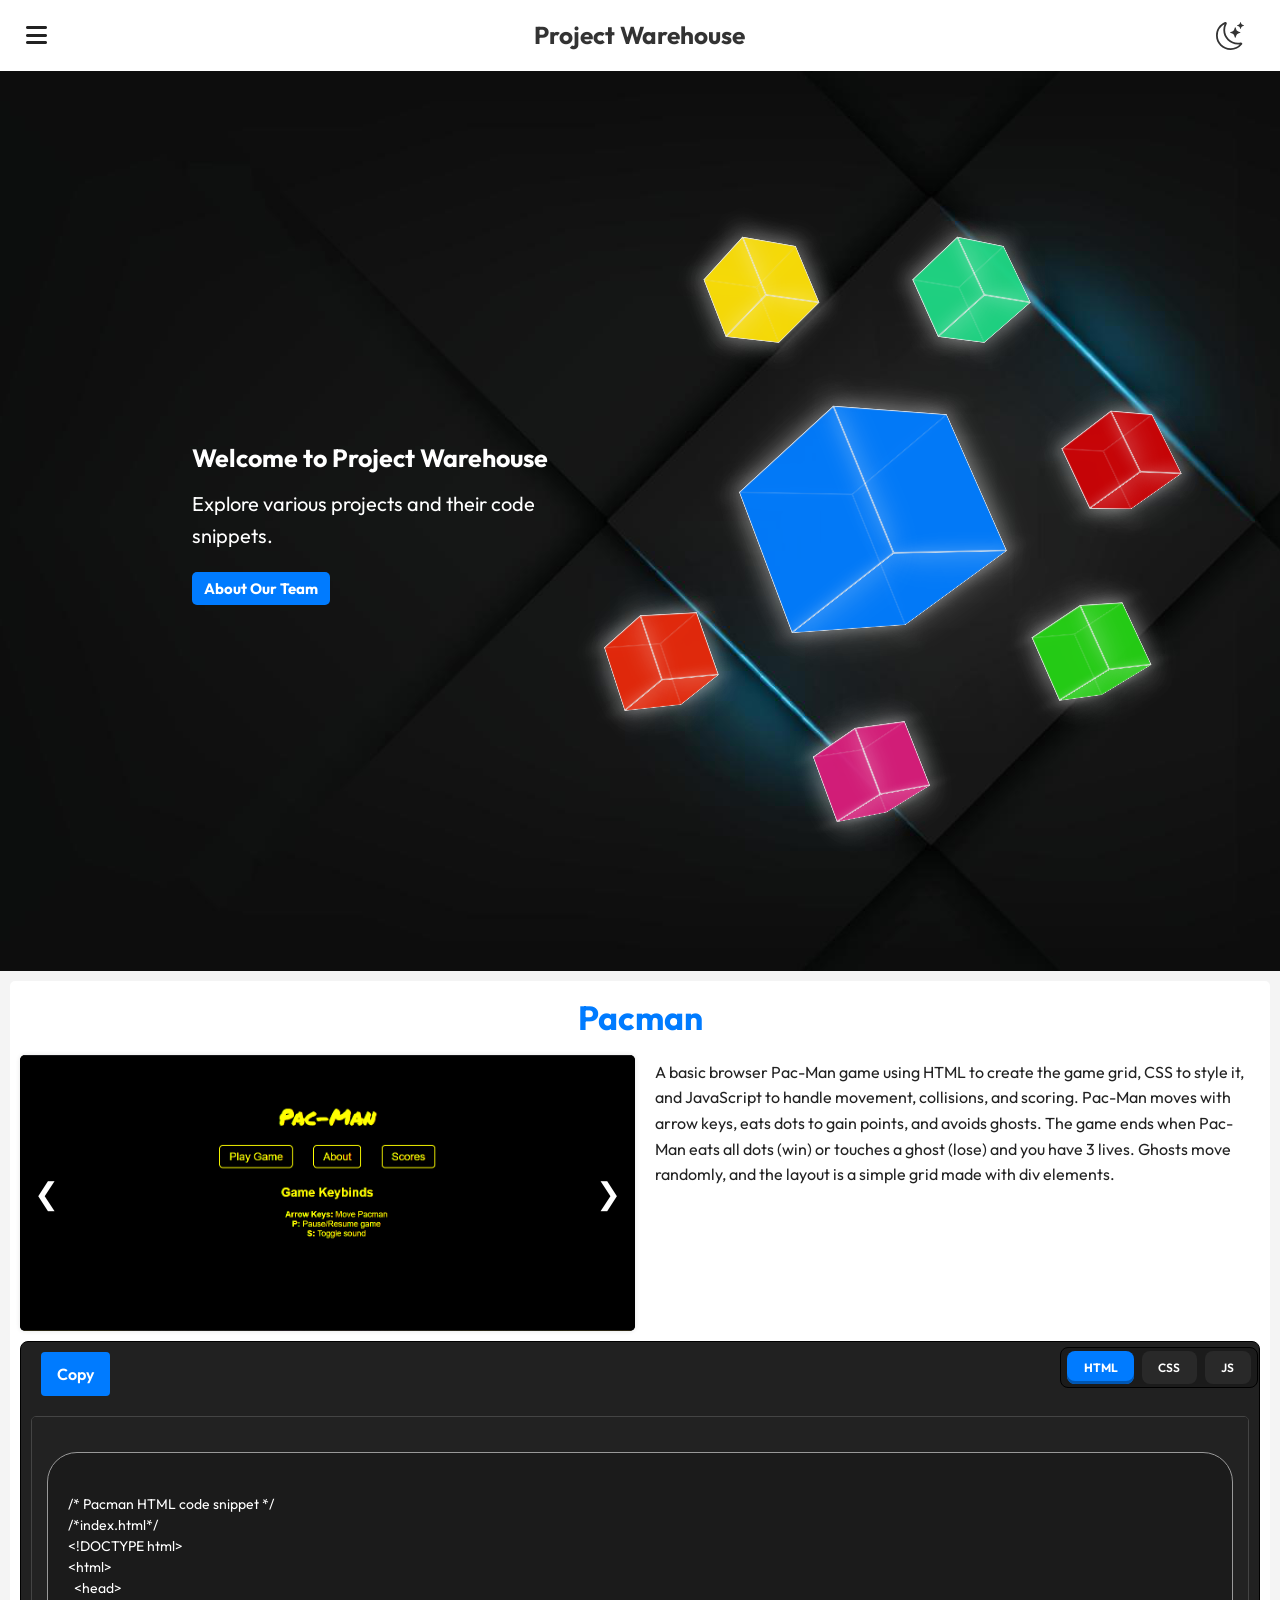
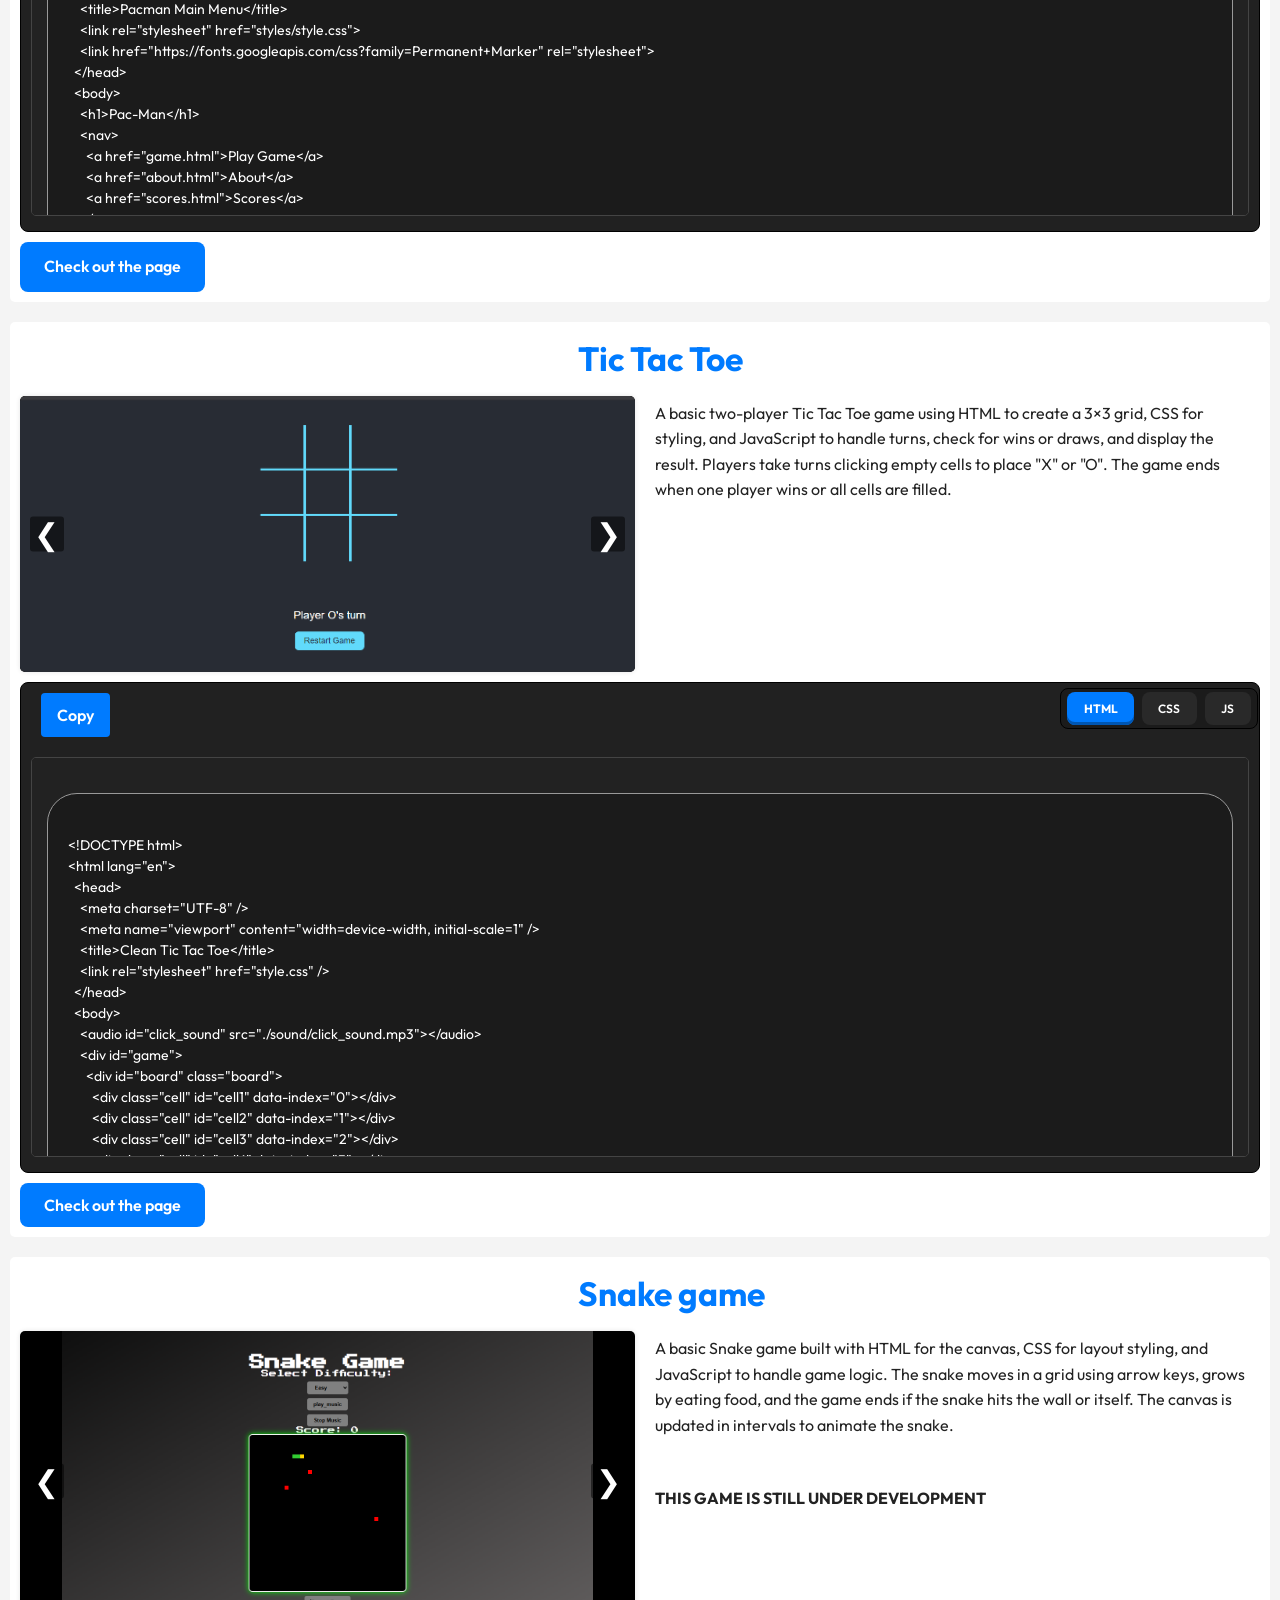
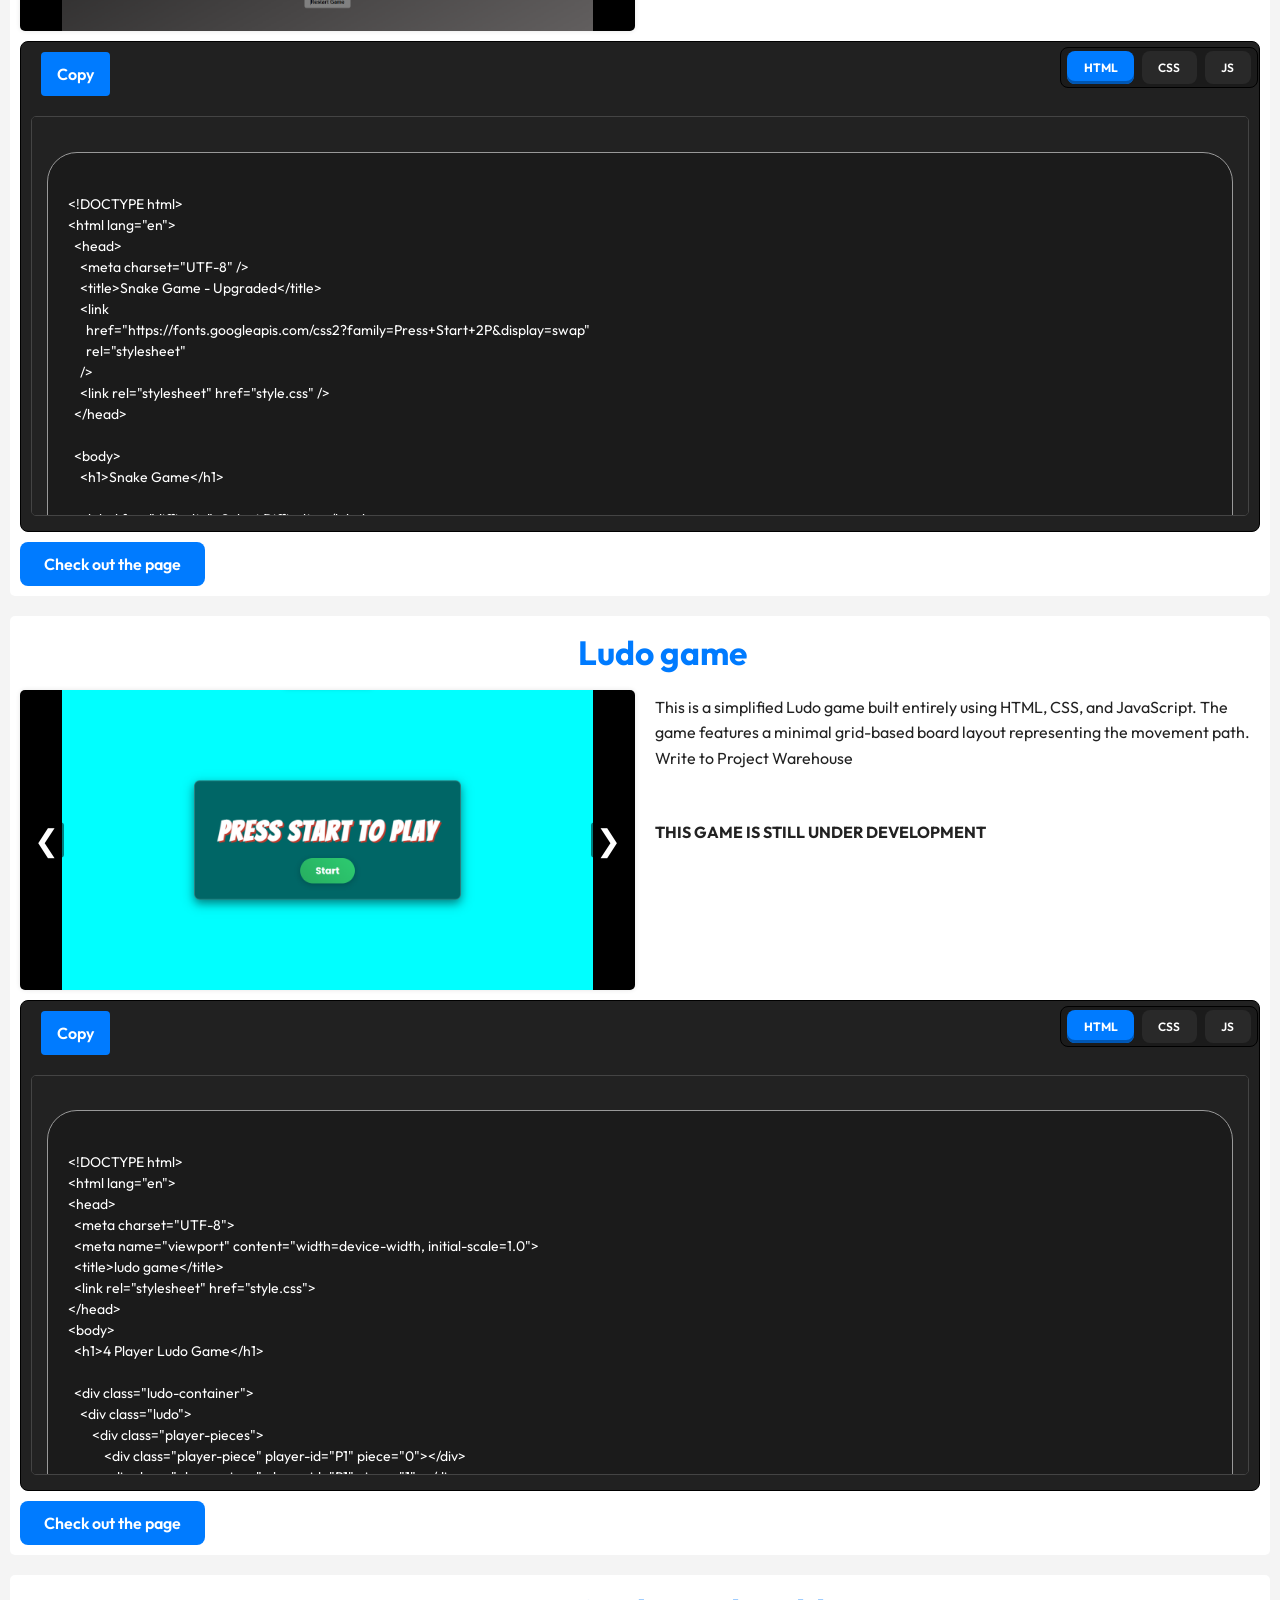
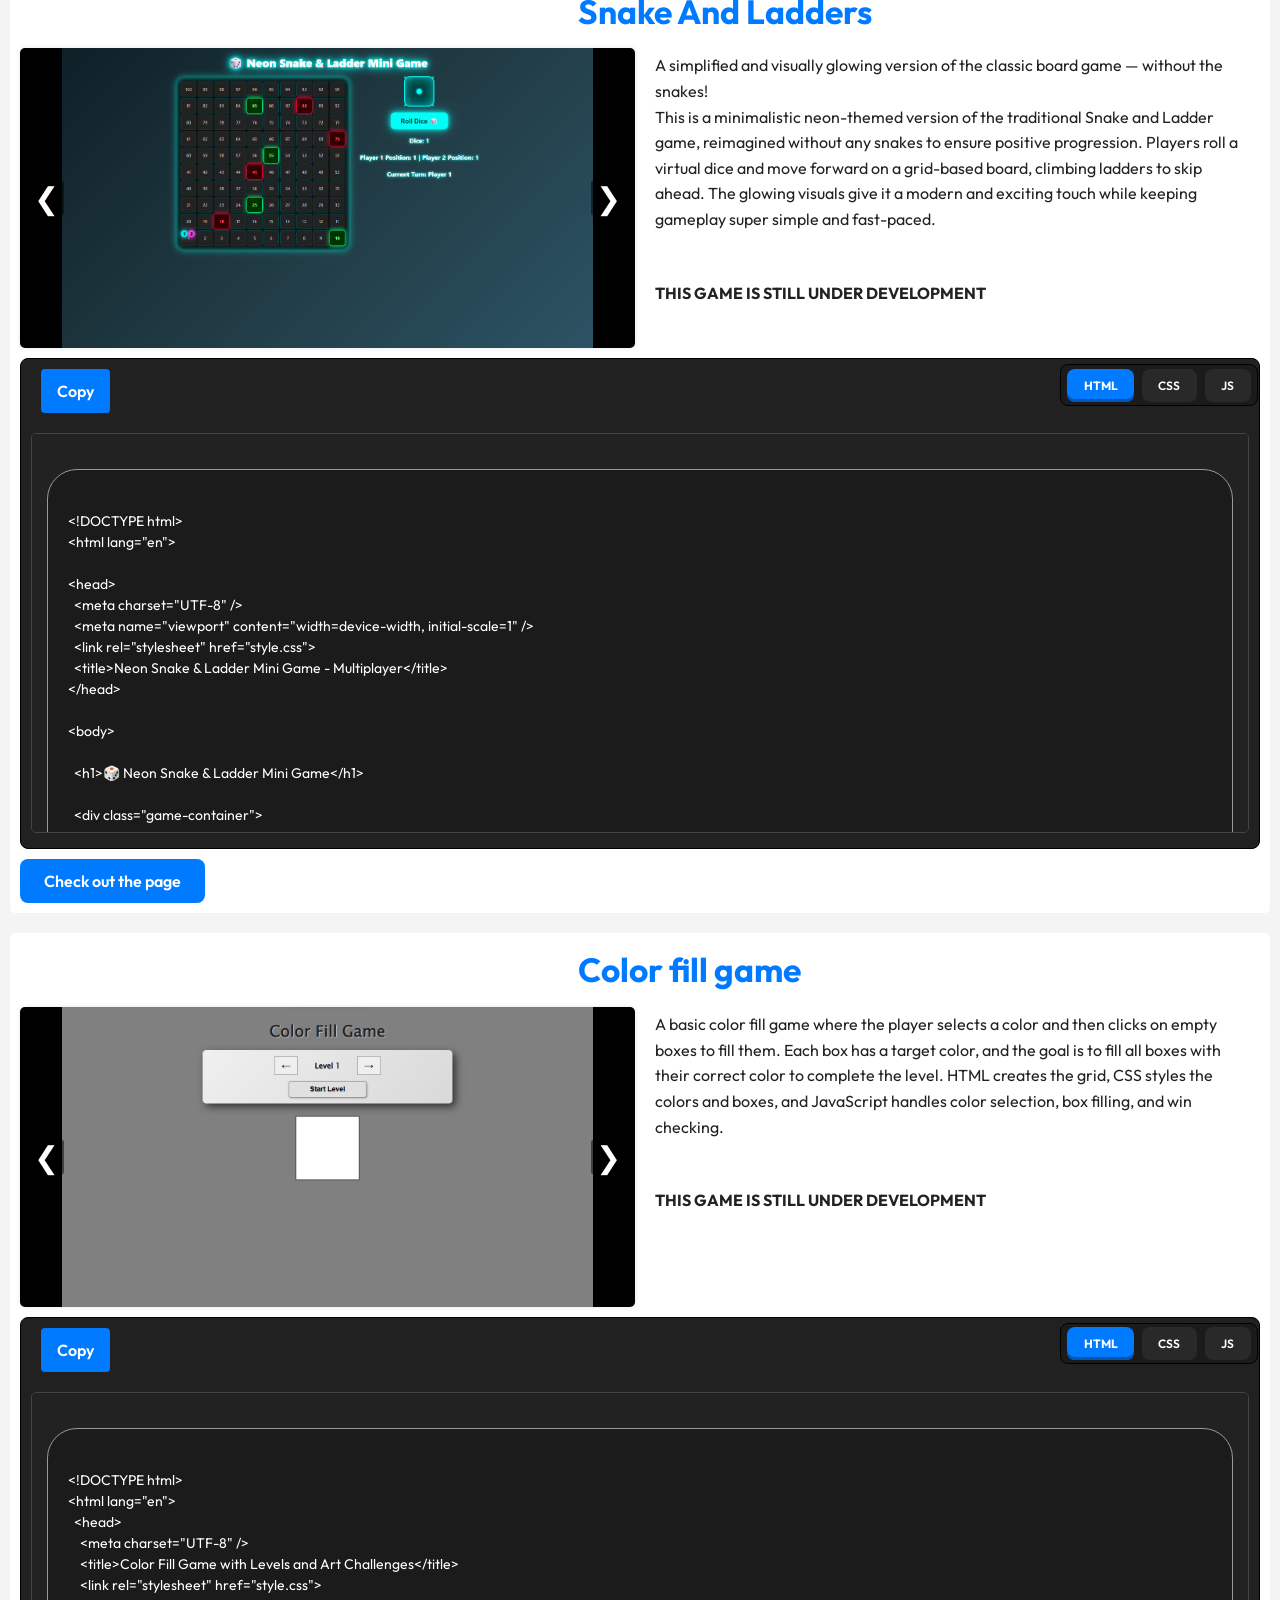
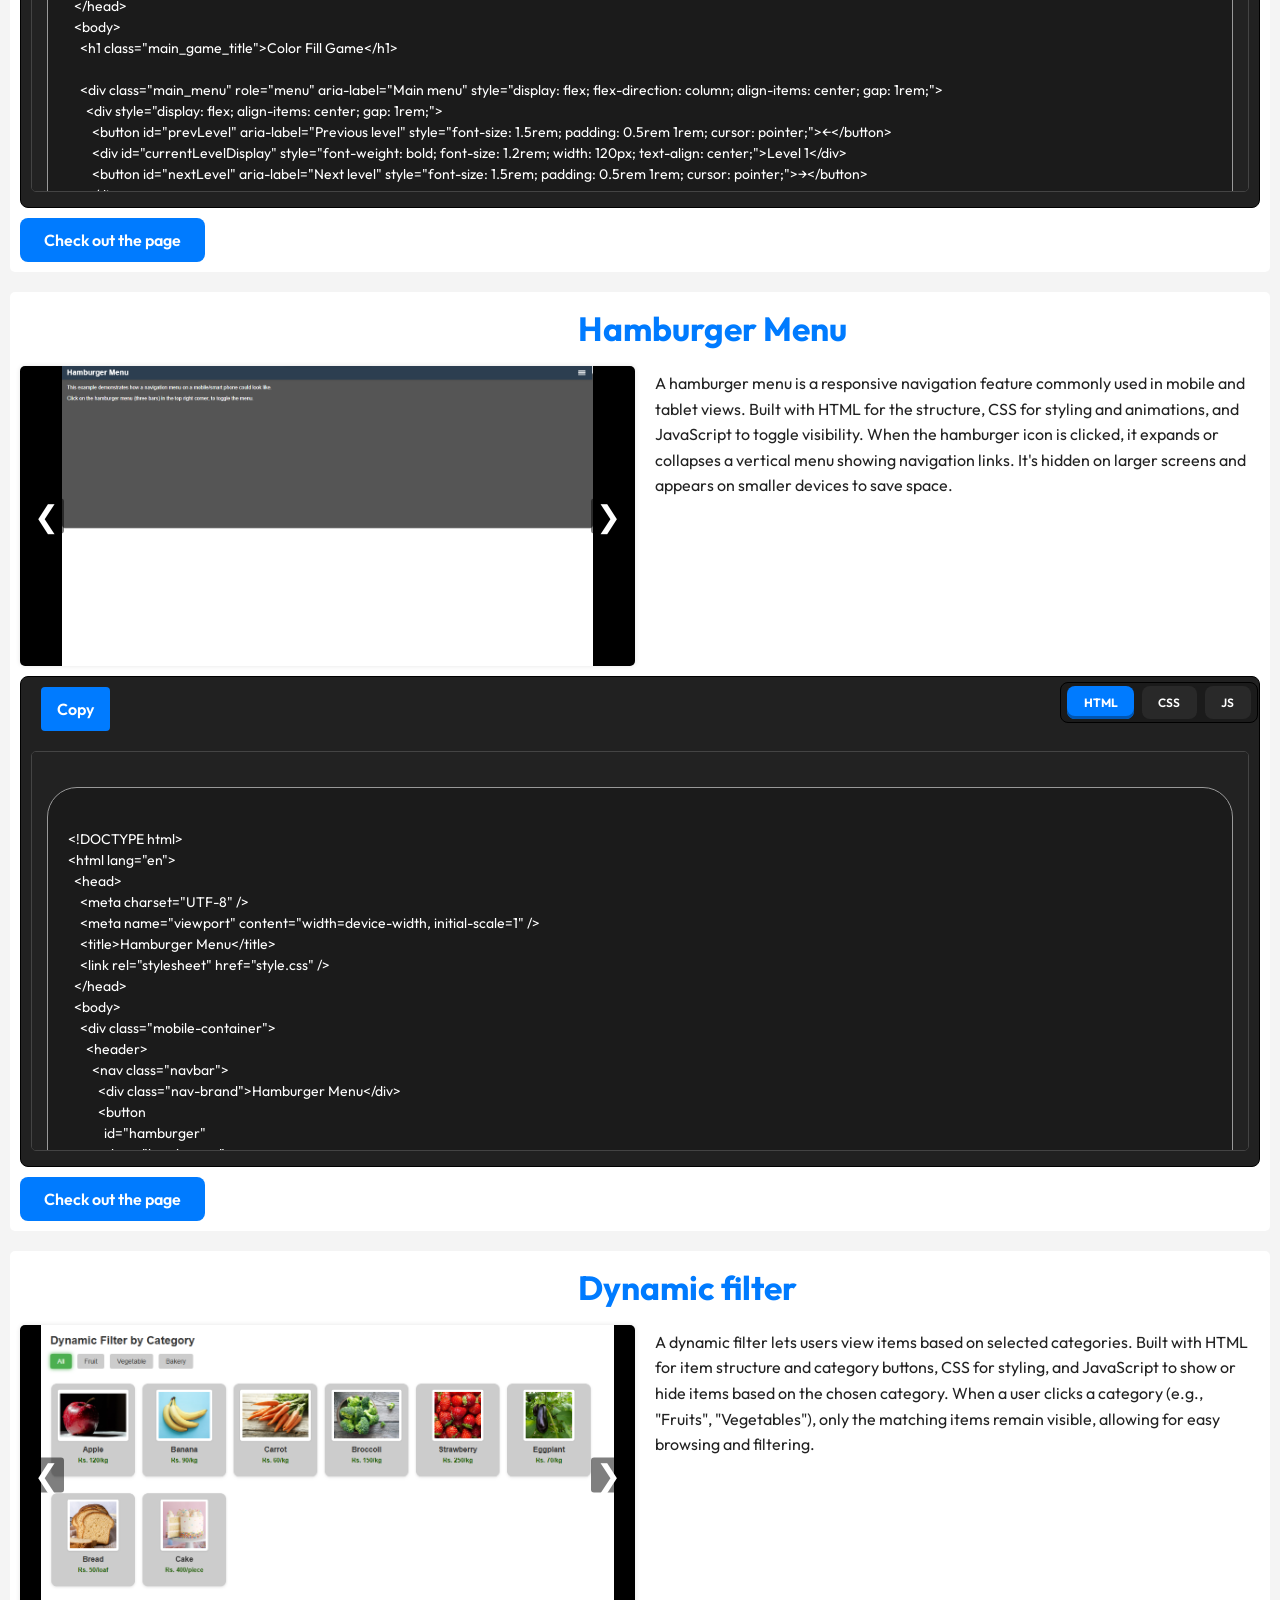
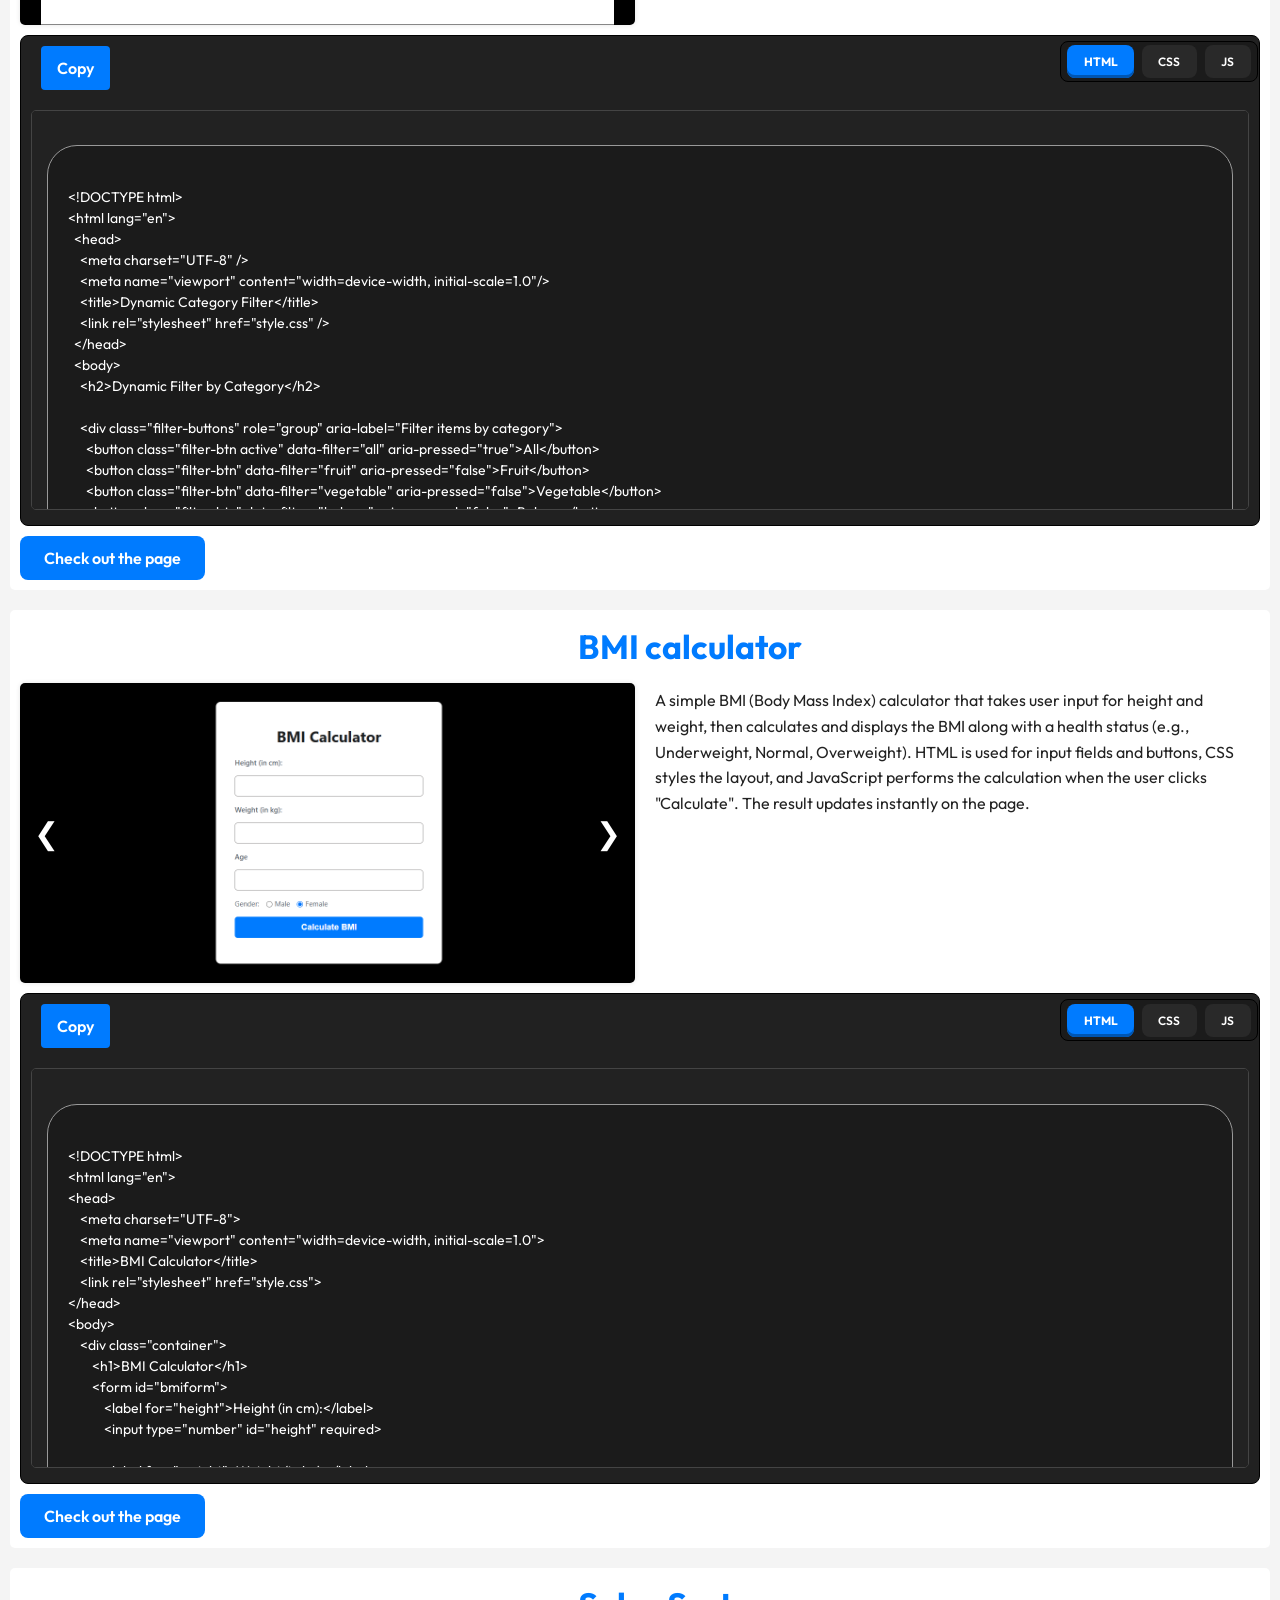
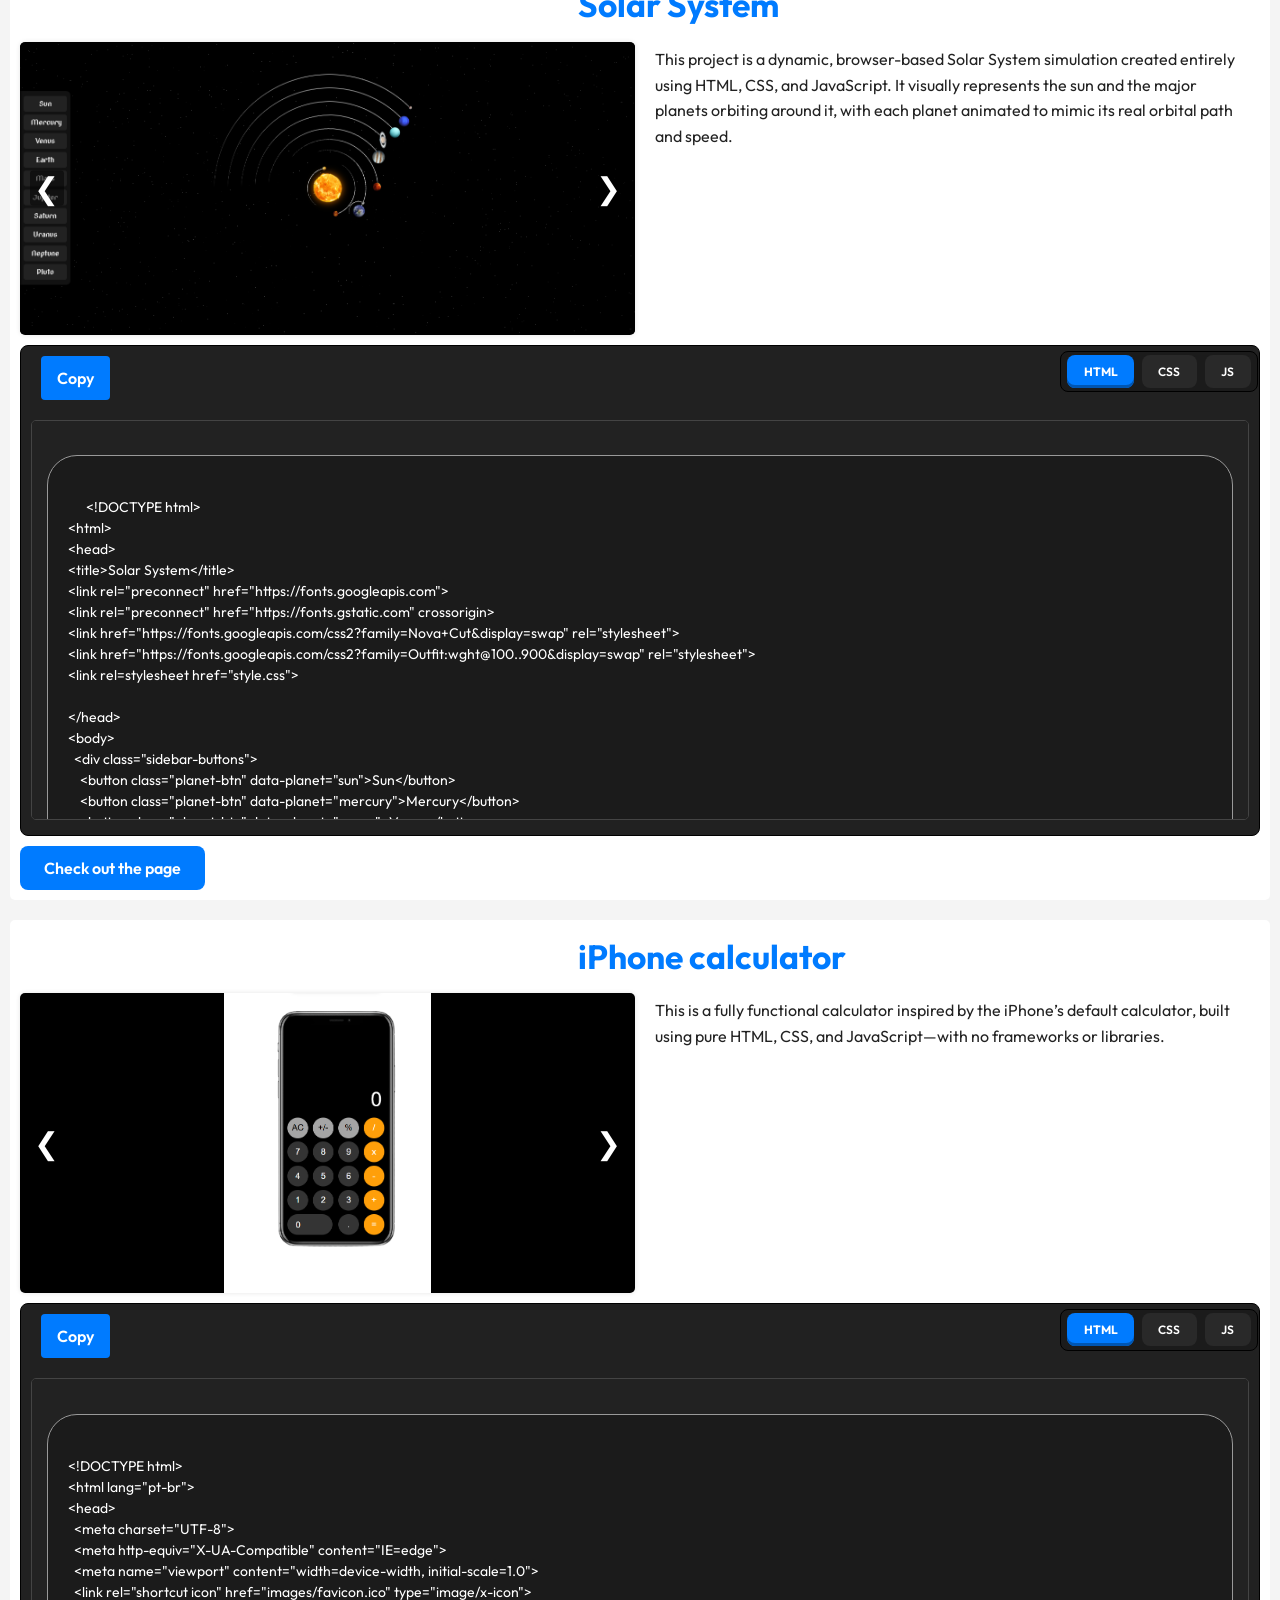
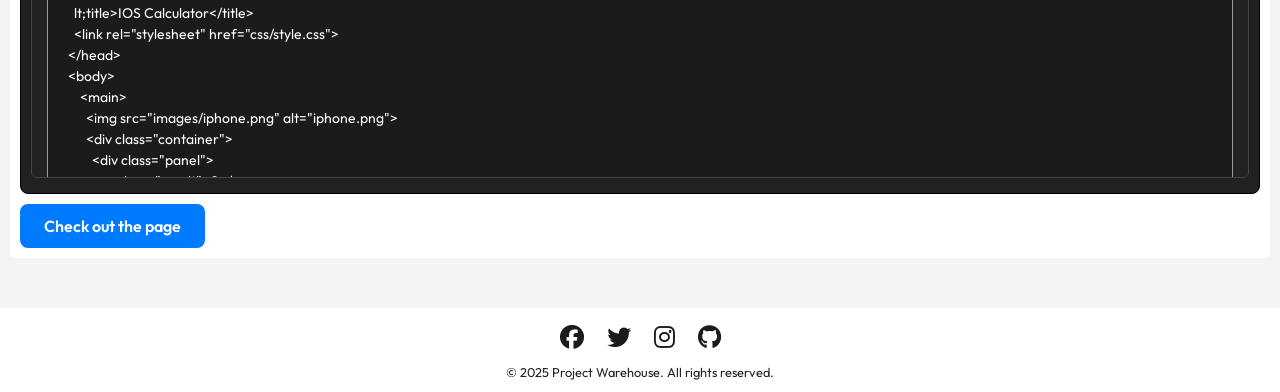
<file: index.html>
<!DOCTYPE html>
<html lang="en">

<head>
    <meta charset="UTF-8" />
    <meta name="viewport" content="width=device-width, initial-scale=1" />
    <title>Project Warehouse</title>
    <link rel="preconnect" href="https://fonts.googleapis.com">
    <link rel="preconnect" href="https://fonts.gstatic.com" crossorigin>
    <link href="https://fonts.googleapis.com/css2?family=Outfit:wght@100..900&display=swap" rel="stylesheet">
    <link rel="stylesheet" href="style.css" />
    <link rel="stylesheet" href="https://cdnjs.cloudflare.com/ajax/libs/font-awesome/6.4.0/css/all.min.css" />
    <link rel="stylesheet" href="https://cdnjs.cloudflare.com/ajax/libs/font-awesome/4.7.0/css/font-awesome.min.css">
    <link rel="icon" href="images/Logo-modified.png">
  </head>

<body>
  <nav id="sidebar" class="sidebar">
        <div class="sidebar-header">
            <h2>Projects</h2>
<button id="close-btn" class="close-btn" ><i class="fa fa-close"></i></button>
        </div>
        
        <ul class="sidebar-menu">
            <li><a href="#pacman">Pacman</a></li>
            <li><a href="#tic-tac-toe">Tic Tac Toe</a></li>
            <li><a href="#snake_game">Snake Game</a></li>
            <li><a href="#ludo_game">Ludo</a></li>
            <li><a href="#snake_and_ladder">Snake and ladder </a></li>
            <li><a href="#color_fill">Color Fill Game</a></li>
            <li><a href="#hamburger_menu">Hamburger Menu</a></li>
            <li><a href="#dynamic_filter">Dynamic Filter</a></li>
            <li><a href="#bmi_calculator">BMI Calculator</a></li> 
            <li><a href="#solar_system">Solar System</a></li>
            <li><a href="#calculator">iPhone calculator</a></li>
        </ul>
        
        <ul class="sidebar-menu-form">
            <li><a href="./projects/Contact Form/index.html">Contact Us</a></li>
        </ul>
        
    </nav>
    
    <header>
    <button id="menu-btn" class="menu-btn">
        <i class="fas fa-bars"></i>
    </button>
    <a href="#home"><h1>Project Warehouse</h1></a>
    <div class="theme-toggle">
          <svg xmlns="http://www.w3.org/2000/svg" width="30" height="30" fill="currentColor" class="bi bi-moon-stars" viewBox="0 0 16 16">
  <path d="M6 .278a.77.77 0 0 1 .08.858 7.2 7.2 0 0 0-.878 3.46c0 4.021 3.278 7.277 7.318 7.277q.792-.001 1.533-.16a.79.79 0 0 1 .81.316.73.73 0 0 1-.031.893A8.35 8.35 0 0 1 8.344 16C3.734 16 0 12.286 0 7.71 0 4.266 2.114 1.312 5.124.06A.75.75 0 0 1 6 .278M4.858 1.311A7.27 7.27 0 0 0 1.025 7.71c0 4.02 3.279 7.276 7.319 7.276a7.32 7.32 0 0 0 5.205-2.162q-.506.063-1.029.063c-4.61 0-8.343-3.714-8.343-8.29 0-1.167.242-2.278.681-3.286"/>
  <path d="M10.794 3.148a.217.217 0 0 1 .412 0l.387 1.162c.173.518.579.924 1.097 1.097l1.162.387a.217.217 0 0 1 0 .412l-1.162.387a1.73 1.73 0 0 0-1.097 1.097l-.387 1.162a.217.217 0 0 1-.412 0l-.387-1.162A1.73 1.73 0 0 0 9.31 6.593l-1.162-.387a.217.217 0 0 1 0-.412l1.162-.387a1.73 1.73 0 0 0 1.097-1.097zM13.863.099a.145.145 0 0 1 .274 0l.258.774c.115.346.386.617.732.732l.774.258a.145.145 0 0 1 0 .274l-.774.258a1.16 1.16 0 0 0-.732.732l-.258.774a.145.145 0 0 1-.274 0l-.258-.774a1.16 1.16 0 0 0-.732-.732l-.774-.258a.145.145 0 0 1 0-.274l.774-.258c.346-.115.617-.386.732-.732z"/>
</svg>
          <label class="switch">
            <input type="checkbox" id="theme-toggle" aria-label="Toggle Dark Mode">
            <span class="slider"></span>
          </label>
        </div>
</header>

<!-- Modal for image popup with carousel navigation -->
<div id="imageModal" class="modal" aria-hidden="true" role="dialog" aria-label="Image preview popup">
  <button class="modal-close" aria-label="Close image popup" tabindex="0">&times;</button>
  <button class="modal-prev" aria-label="Previous image" tabindex="0">&#10094;</button>
  <img class="modal-content" id="modalImage" alt="Popup image preview" />
  <button class="modal-next" aria-label="Next image" tabindex="0">&#10095;</button>
</div>

<!-- Modal for image popup -->
<div id="imageModal" class="modal" aria-hidden="true" role="dialog" aria-label="Image preview popup">
  <button class="modal-prev" aria-label="Previous image" tabindex="0">&#10094;</button>
  <button class="modal-next" aria-label="Next image" tabindex="0">&#10095;</button>
  <span class="modal-close" role="button" aria-label="Close image popup" tabindex="0">&times;</span>
  <img class="modal-content" id="modalImage" alt="Popup image preview" />
</div>


    <section class="landing-page center" id="home">
  <div class="landing-content center">
    <div class="intro">
      <h1>Welcome to Project Warehouse</h1>
      <p>Explore various projects and their code snippets.</p>
      <a href="./projects/About Us/index.html">
        <button class="team_member">About Our Team</button>
      </a>
    </div>

    <div class="boxes">
      <div class="box box-1 active"> <div class="top-side"></div><div class="bottom-side"></div><div class="front-side"></div><div class="back-side"></div><div class="right-side"></div><div class="left-side"></div> </div>
      <div class="box box-2"> <div class="top-side"></div><div class="bottom-side"></div><div class="front-side"></div><div class="back-side"></div><div class="right-side"></div><div class="left-side"></div> </div>
      <div class="box box-3"> <div class="top-side"></div><div class="bottom-side"></div><div class="front-side"></div><div class="back-side"></div><div class="right-side"></div><div class="left-side"></div> </div>
      <div class="box box-4"> <div class="top-side"></div><div class="bottom-side"></div><div class="front-side"></div><div class="back-side"></div><div class="right-side"></div><div class="left-side"></div> </div>
      <div class="box box-5"> <div class="top-side"></div><div class="bottom-side"></div><div class="front-side"></div><div class="back-side"></div><div class="right-side"></div><div class="left-side"></div> </div>
      <div class="box box-6"> <div class="top-side"></div><div class="bottom-side"></div><div class="front-side"></div><div class="back-side"></div><div class="right-side"></div><div class="left-side"></div> </div>
      <div class="box box-7"> <div class="top-side"></div><div class="bottom-side"></div><div class="front-side"></div><div class="back-side"></div><div class="right-side"></div><div class="left-side"></div> </div>
    </div>
  </div>
</section>

    <main>
    <div class="content-container">
        <!-- Pacman -->
        <section id="pacman" class="project-section">
            <h2>Pacman</h2>
            <div class="project-top">
                <div class="carousel">
                    <div class="carousel-images">
                        <img src="images/1_home_page.png" alt="Pacman Screenshot 1" />
                        <img src="images/1_about.png" alt="Pacman Screenshot 2" />
                        <img src="images/1_scores.png" alt="Pacman Screenshot 3" />
                        <img src="images/1_main_game.png" alt="Pacman Screenshot 4" />
                    </div>
                    <button class="carousel-btn prev-btn">&#10094;</button>
                    <button class="carousel-btn next-btn">&#10095;</button>
                </div>

                <div class="project-details">
                    <p>A basic browser Pac-Man game using HTML to create the game grid, CSS to style it, and JavaScript to handle movement, collisions, and scoring. Pac-Man moves with arrow keys, eats dots to gain points, and avoids ghosts. The game ends when Pac-Man eats all dots (win) or touches a ghost (lose) and you have 3 lives. Ghosts move randomly, and the layout is a simple grid made with div elements.</p>
                </div>
            </div>

<div class="project-code">
    <div class="code-tab-container" role="tablist" aria-label="Project code tabs"> 
        <button class="code-tab active" role="tab" aria-selected="true" aria-controls="html-code-pacman" id="html-tab-pacman" data-lang="html">HTML</button>
       <button class="code-tab" role="tab" aria-selected="false" aria-controls="css-code-pacman" id="css-tab-pacman" data-lang="css">CSS</button>
       <button class="code-tab" role="tab" aria-selected="false" aria-controls="js-code-pacman" id="js-tab-pacman" data-lang="js">JS</button>
   </div>
   <button class="copy-btn" aria-label="Copy code to clipboard">Copy</button>
               <pre class="code-content" role="tabpanel" id="html-code-pacman" aria-labelledby="html-tab-pacman">
                   <code part="html">
/* Pacman HTML code snippet */
/*index.html*/
&lt;!DOCTYPE html&gt;
&lt;html&gt;
  &lt;head&gt;
    &lt;title&gt;Pacman Main Menu&lt;/title&gt;
    &lt;link rel=&quot;stylesheet&quot; href=&quot;styles/style.css&quot;&gt;
    &lt;link href=&quot;https://fonts.googleapis.com/css?family=Permanent+Marker&quot; rel=&quot;stylesheet&quot;&gt;
  &lt;/head&gt;
  &lt;body&gt;
    &lt;h1&gt;Pac-Man&lt;/h1&gt;
    &lt;nav&gt;
      &lt;a href=&quot;game.html&quot;&gt;Play Game&lt;/a&gt;
      &lt;a href=&quot;about.html&quot;&gt;About&lt;/a&gt;
      &lt;a href=&quot;scores.html&quot;&gt;Scores&lt;/a&gt;
    &lt;/nav&gt;
    &lt;section style=&quot;color: yellow; font-size: 18px; font-family: Arial, sans-serif; margin-top: 20px;&quot;&gt;
      &lt;h2&gt;Game Keybinds&lt;/h2&gt;
      &lt;ul&gt;
        &lt;li&gt;&lt;strong&gt;Arrow Keys:&lt;/strong&gt; Move Pacman&lt;/li&gt;
        &lt;li&gt;&lt;strong&gt;P:&lt;/strong&gt; Pause/Resume game&lt;/li&gt;
        &lt;li&gt;&lt;strong&gt;S:&lt;/strong&gt; Toggle sound&lt;/li&gt;
      &lt;/ul&gt;
    &lt;/section&gt;
  &lt;/body&gt;
&lt;/html&gt;

/*game.html*/
&lt;!DOCTYPE html&gt;
&lt;html&gt;
  &lt;head&gt;
    &lt;title&gt;Pac-Man&lt;/title&gt;
    &lt;link rel=&quot;stylesheet&quot; type=&quot;text/css&quot; href=&quot;https://fonts.googleapis.com/css?family=Permanent+Marker&quot;&gt;
    &lt;link rel=&quot;stylesheet&quot; href=&quot;styles/game.css&quot;&gt;
  &lt;/head&gt;
  &lt;body&gt;
    &lt;div id=&quot;shim&quot;&gt;shim for font face&lt;/div&gt;
    &lt;h1&gt;Pac-Man&lt;/h1&gt;
    &lt;button id=&quot;pauseButton&quot; style=&quot;display:block; margin: 10px auto; font-size: 16px; padding: 8px 16px; background-color: #ffcc00; border: none; border-radius: 5px; cursor: pointer;&quot;&gt;
      &lt;svg width=&quot;24&quot; height=&quot;24&quot; viewBox=&quot;0 0 24 24&quot; fill=&quot;none&quot; xmlns=&quot;http://www.w3.org/2000/svg&quot; style=&quot;vertical-align: middle;&quot;&gt;
      &lt;rect x=&quot;6&quot; y=&quot;4&quot; width=&quot;4&quot; height=&quot;16&quot; fill=&quot;black&quot;/&gt;
      &lt;rect x=&quot;14&quot; y=&quot;4&quot; width=&quot;4&quot; height=&quot;16&quot; fill=&quot;black&quot;/&gt;
      &lt;/svg&gt;
    &lt;/button&gt;
    &lt;div id=&quot;pacman&quot;&gt;&lt;/div&gt;
    &lt;div id=&quot;pausePopup&quot; style=&quot;display:none; position: fixed; top: 0; left: 0; width: 100vw; height: 100vh; background-color: rgba(0,0,0,0.7); z-index: 1000; justify-content: center; align-items: center;&quot;&gt;
      &lt;div style=&quot;background: #ffcc00; padding: 20px; border-radius: 10px; text-align: center; position: relative; width: 300px;&quot;&gt;
        &lt;h2 style=&quot;color: black; margin-top: 0;&quot;&gt;Game Paused&lt;/h2&gt;
        &lt;button id=&quot;exitPopupButton&quot; style=&quot;background: black; color: #ffcc00; border: none; border-radius: 5px; padding: 8px 16px; cursor: pointer; margin: 5px;&quot;&gt;Exit Game&lt;/button&gt;
        &lt;button id=&quot;resumePopupButton&quot; style=&quot;background: black; color: #ffcc00; border: none; border-radius: 5px; padding: 8px 16px; cursor: pointer; margin: 5px;&quot;&gt;Resume&lt;/button&gt;
      &lt;/div&gt;
    &lt;/div&gt;
    &lt;script type=&quot;text/javascript&quot; src=&quot;https://cdnjs.cloudflare.com/ajax/libs/modernizr/2.8.3/modernizr.min.js&quot;&gt;&lt;/script&gt;
    &lt;script type=&quot;text/javascript&quot; src=&quot;https://cdnjs.cloudflare.com/ajax/libs/jquery/2.1.3/jquery.min.js&quot;&gt;&lt;/script&gt;
    &lt;script src=&quot;js/script.js&quot;&gt;
    &lt;/script&gt;
  &lt;/body&gt;
&lt;/html&gt;

/*about.html*/
&lt;!DOCTYPE html&gt;
&lt;html&gt;
  &lt;head&gt;
    &lt;title&gt;About Pacman&lt;/title&gt;
    &lt;link rel=&quot;stylesheet&quot; href=&quot;styles/about.css&quot;&gt;
    &lt;link href=&quot;https://fonts.googleapis.com/css?family=Permanent+Marker&quot; rel=&quot;stylesheet&quot;&gt;
  &lt;/head&gt;
  &lt;body&gt;
    &lt;nav&gt;
      &lt;a href=&quot;index.html&quot;&gt;Main Menu&lt;/a&gt;
      &lt;a href=&quot;game.html&quot;&gt;Play Game&lt;/a&gt;
      &lt;a href=&quot;scores.html&quot;&gt;Scores&lt;/a&gt;
    &lt;/nav&gt;
    &lt;h1&gt;About Pacman&lt;/h1&gt;
    &lt;p&gt;This is a classic Pacman game implemented in JavaScript. Navigate the maze, eat all the biscuits and pills, and avoid the ghosts. Enjoy the game!&lt;/p&gt;
  &lt;/body&gt;
&lt;/html&gt;

*scores.html*/
&lt;!DOCTYPE html&gt;
&lt;html&gt;
 &lt;head&gt;
   &lt;title&gt;Pacman Scores&lt;/title&gt;
   &lt;link rel=&quot;stylesheet&quot; href=&quot;styles/scores.css&quot;&gt;
   &lt;link href=&quot;https://fonts.googleapis.com/css?family=Permanent+Marker&quot; rel=&quot;stylesheet&quot;&gt;
 &lt;/head&gt;
 &lt;body&gt;
   &lt;nav&gt;
     &lt;a href=&quot;index.html&quot;&gt;Main Menu&lt;/a&gt;
     &lt;a href=&quot;game.html&quot;&gt;Play Game&lt;/a&gt;
     &lt;a href=&quot;about.html&quot;&gt;About&lt;/a&gt;
   &lt;/nav&gt;
   &lt;h1&gt;Pacman Scores&lt;/h1&gt;
   &lt;p&gt;High scores will be displayed here in the future. Stay tuned!&lt;/p&gt;
 &lt;/body&gt;
&lt;/html&gt;
                   </code>
    
               </pre>
<pre class="code-content hidden" role="tabpanel" id="css-code-pacman" aria-labelledby="css-tab-pacman"><code>
* Pacman CSS code snippet */
*about.css*/
body {
    font-family: Arial, sans-serif;
    background-color: black;
    color: yellow;
    text-align: center;
    margin-top: 100px;
}

nav {
    margin-bottom: 50px;
}

nav a {
    color: yellow;
    text-decoration: none;
    font-size: 20px;
    margin: 0 15px;
    padding: 8px 16px;
    border: 2px solid yellow;
    border-radius: 8px;
    transition: background-color 0.3s, color 0.3s;
}

nav a:hover {
    background-color: yellow;
    color: black;
}

h1 {
    font-size: 40px;
    margin-bottom: 30px;
    font-family: 'Permanent Marker', cursive;
}

p {
    font-size: 18px;
    max-width: 600px;
    margin: 0 auto;
}


/*game.css*/
body {
    background-color: black;
    width: 342px;
    margin: 0 auto;
    font-family: sans-serif;
}

#pacman {
    height: 470px;
    width: 382px;
    border-radius: 5px;
    margin: 20px auto;
}

#pauseButton {
    display: block;
    margin: 10px auto;
    font-size: 16px;
    padding: 8px 16px;
    background-color: #ffcc00;
    color: #000;
    border: none;
    border-radius: 5px;
    cursor: pointer;
    transition: background-color 0.3s ease;
}

#pauseButton:hover {
    background-color: #ffaa00;
}

#shim {
    font-family: 'Permanent Marker', cursive;
    position: absolute;
    visibility: hidden;
}

h1 {
    font-family: 'Permanent Marker', cursive;
    text-align: center;
    color: yellow;
}

p {
    text-decoration: none;
    color: #0000FF;
}


/*scores.css*/
body {
    font-family: Arial, sans-serif;
    background-color: black;
    color: yellow;
    text-align: center;
    margin-top: 100px;
}

nav {
    margin-bottom: 50px;
}

nav a {
    color: yellow;
    text-decoration: none;
    font-size: 20px;
    margin: 0 15px;
    padding: 8px 16px;
    border: 2px solid yellow;
    border-radius: 8px;
    transition: background-color 0.3s, color 0.3s;
}

nav a:hover {
    background-color: yellow;
    color: black;
}

h1 {
    font-size: 40px;
    margin-bottom: 30px;
    font-family: 'Permanent Marker', cursive;
}

p {
    font-size: 18px;
    max-width: 600px;
    margin: 0 auto;
}


/*style.css*/
body {
    font-family: Arial, sans-serif;
    background-color: black;
    color: yellow;
    text-align: center;
    margin-top: 100px;
}

nav {
    margin-bottom: 50px;
}

nav a {
    color: yellow;
    text-decoration: none;
    font-size: 24px;
    margin: 0 20px;
    padding: 10px 20px;
    border: 2px solid yellow;
    border-radius: 8px;
    transition: background-color 0.3s, color 0.3s;
}

nav a:hover {
    background-color: yellow;
    color: black;
}

h1 {
    font-size: 48px;
    margin-bottom: 40px;
    font-family: 'Permanent Marker', cursive;
}

ul {
    list-style: none;
}

</code>
    </pre>




<pre class="code-content hidden" role="tabpanel" id="js-code-pacman" aria-labelledby="js-tab-pacman">
  <code>
/* Pacman game js code snippet */
var NONE = 4,
    UP = 3,
    LEFT = 2,
    DOWN = 1,
    RIGHT = 11,
    WAITING = 5,
    PAUSE = 6,
    PLAYING = 7,
    COUNTDOWN = 8,
    EATEN_PAUSE = 9,
    DYING = 10,
    Pacman = {};

Pacman.FPS = 60;

Pacman.Ghost = function (game, map, colour) {

    var position = null,
        direction = null,
        eatable = null,
        eaten = null,
        due = null;

    function getNewCoord(dir, current) {
        var speed = isVunerable() ? 1 : isHidden() ? 4 : 2,
            xSpeed = (dir === LEFT && -speed || dir === RIGHT && speed || 0),
            ySpeed = (dir === DOWN && speed || dir === UP && -speed || 0);

        return {
            "x": addBounded(current.x, xSpeed),
            "y": addBounded(current.y, ySpeed)
        };
    }

    function addBounded(x1, x2) {
        var rem = x1 % 10,
            result = rem + x2;
        if (rem !== 0 && result > 10) {
            return x1 + (10 - rem);
        } else if (rem > 0 && result < 0) {
            return x1 - rem;
        }
        return x1 + x2;
    }

    function isVunerable() {
        return eatable !== null;
    }

    function isDangerous() {
        return eaten === null;
    }

    function isHidden() {
        return eatable === null && eaten !== null;
    }

    function getRandomDirection() {
        var moves = (direction === LEFT || direction === RIGHT) ?
            [UP, DOWN] : [LEFT, RIGHT];
        return moves[Math.floor(Math.random() * 2)];
    }

    function reset() {
        eaten = null;
        eatable = null;
        position = { "x": 90, "y": 80 };
        direction = getRandomDirection();
        due = getRandomDirection();
    }

    function onWholeSquare(x) {
        return x % 10 === 0;
    }

    function oppositeDirection(dir) {
        return dir === LEFT && RIGHT ||
            dir === RIGHT && LEFT ||
            dir === UP && DOWN || UP;
    }

    function makeEatable() {
        direction = oppositeDirection(direction);
        eatable = game.getTick();
    }

    function eat() {
        eatable = null;
        eaten = game.getTick();
    }

    function pointToCoord(x) {
        return Math.round(x / 10);
    }

    function nextSquare(x, dir) {
        var rem = x % 10;
        if (rem === 0) {
            return x;
        } else if (dir === RIGHT || dir === DOWN) {
            return x + (10 - rem);
        } else {
            return x - rem;
        }
    }

    function onGridSquare(pos) {
        return onWholeSquare(pos.y) && onWholeSquare(pos.x);
    }

    function secondsAgo(tick) {
        return (game.getTick() - tick) / Pacman.FPS;
    }

    function getColour() {
        if (eatable) {
            if (secondsAgo(eatable) > 5) {
                return game.getTick() % 20 > 10 ? "#FFFFFF" : "#0000BB";
            } else {
                return "#0000BB";
            }
        } else if (eaten) {
            return "#222";
        }
        return colour;
    }

    function draw(ctx) {
        var s = map.blockSize,
            top = (position.y / 10) * s,
            left = (position.x / 10) * s;

        if (eatable && secondsAgo(eatable) > 8) {
            eatable = null;
        }

        if (eaten && secondsAgo(eaten) > 3) {
            eaten = null;
        }

        var tl = left + s;
        var base = top + s - 3;
        var inc = s / 10;

        var high = game.getTick() % 10 > 5 ? 3 : -3;
        var low = game.getTick() % 10 > 5 ? -3 : 3;

        ctx.fillStyle = getColour();
        ctx.beginPath();

        ctx.moveTo(left, base);
        ctx.quadraticCurveTo(left, top, left + (s / 2), top);
        ctx.quadraticCurveTo(left + s, top, left + s, base);

        // Wavy bottom
        ctx.quadraticCurveTo(tl - (inc * 1), base + high, tl - (inc * 2), base);
        ctx.quadraticCurveTo(tl - (inc * 3), base + low, tl - (inc * 4), base);
        ctx.quadraticCurveTo(tl - (inc * 5), base + high, tl - (inc * 6), base);
        ctx.quadraticCurveTo(tl - (inc * 7), base + low, tl - (inc * 8), base);
        ctx.quadraticCurveTo(tl - (inc * 9), base + high, tl - (inc * 10), base);

        ctx.closePath();
        ctx.fill();

        ctx.beginPath();
        ctx.fillStyle = "#FFF";
        ctx.arc(left + 6, top + 6, s / 6, 0, 300, false);
        ctx.arc((left + s) - 6, top + 6, s / 6, 0, 300, false);
        ctx.closePath();
        ctx.fill();

        var f = s / 12;
        var off = {};
        off[RIGHT] = [f, 0];
        off[LEFT] = [-f, 0];
        off[UP] = [0, -f];
        off[DOWN] = [0, f];

        ctx.beginPath();
        ctx.fillStyle = "#000";
        ctx.arc(left + 6 + off[direction][0], top + 6 + off[direction][1], s / 15, 0, 300, false);
        ctx.arc((left + s) - 6 + off[direction][0], top + 6 + off[direction][1], s / 15, 0, 300, false);
        ctx.closePath();
        ctx.fill();
    }

    function pane(pos) {
        if (pos.y === 100 && pos.x >= 190 && direction === RIGHT) {
            return { "y": 100, "x": -10 };
        }

        if (pos.y === 100 && pos.x <= -10 && direction === LEFT) {
            return position = { "y": 100, "x": 190 };
        }

        return false;
    }

    function move(ctx) {
        var oldPos = position,
            onGrid = onGridSquare(position),
            npos = null;

        if (due !== direction) {
            npos = getNewCoord(due, position);

            if (onGrid && map.isFloorSpace({
                "y": pointToCoord(nextSquare(npos.y, due)),
                "x": pointToCoord(nextSquare(npos.x, due))
            })) {
                direction = due;
            } else {
                npos = null;
            }
        }

        if (npos === null) {
            npos = getNewCoord(direction, position);
        }

        if (onGrid && map.isWallSpace({
            "y": pointToCoord(nextSquare(npos.y, direction)),
            "x": pointToCoord(nextSquare(npos.x, direction))
        })) {
            due = getRandomDirection();
            return move(ctx);
        }

        position = npos;

        var tmp = pane(position);
        if (tmp) {
            position = tmp;
        }

        due = getRandomDirection();

        return {
            "new": position,
            "old": oldPos
        };
    }

    return {
        "eat": eat,
        "isVunerable": isVunerable,
        "isDangerous": isDangerous,
        "makeEatable": makeEatable,
        "reset": reset,
        "move": move,
        "draw": draw
    };
};

Pacman.User = function (game, map) {
    var position = null,
        direction = null,
        eaten = null,
        due = null,
        lives = null,
        score = 5,
        keyMap = {};

    keyMap[KEY.ARROW_LEFT]  = LEFT;
    keyMap[KEY.ARROW_UP]    = UP;
    keyMap[KEY.ARROW_RIGHT] = RIGHT;
    keyMap[KEY.ARROW_DOWN]  = DOWN;

    function addScore(nScore) {
        score += nScore;
        if (score >= 10000 && score - nScore < 10000) {
            lives += 1;
        }
    }

    function theScore() {
        return score;
    }

    function loseLife() {
        lives -= 1;
    }

    function getLives() {
        return lives;
    }

    function initUser() {
        score = 0;
        lives = 3;
        newLevel();
    }

    function newLevel() {
        resetPosition();
        eaten = 0;
    }

    function resetPosition() {
        position = { "x": 90, "y": 120 };
        direction = LEFT;
        due = LEFT;
    }

    function reset() {
        initUser();
        resetPosition();
    }

    function keyDown(e) {
        if (typeof keyMap[e.keyCode] !== "undefined") {
            due = keyMap[e.keyCode];
            e.preventDefault();
            e.stopPropagation();
            return false;
        }
        return true;
    }

    function getNewCoord(dir, current) {
        return {
            "x": current.x + (dir === LEFT ? -2 : dir === RIGHT ? 2 : 0),
            "y": current.y + (dir === DOWN ? 2 : dir === UP ? -2 : 0)
        };
    }

    function onWholeSquare(x) {
        return x % 10 === 0;
    }

    function pointToCoord(x) {
        return Math.round(x / 10);
    }

    function nextSquare(x, dir) {
        var rem = x % 10;
        if (rem === 0) {
            return x;
        } else if (dir === RIGHT || dir === DOWN) {
            return x + (10 - rem);
        } else {
            return x - rem;
        }
    }

    function next(pos, dir) {
        return {
            "y": pointToCoord(nextSquare(pos.y, dir)),
            "x": pointToCoord(nextSquare(pos.x, dir))
        };
    }

    function onGridSquare(pos) {
        return onWholeSquare(pos.y) && onWholeSquare(pos.x);
    }

    function isOnSamePlane(due, dir) {
        return (
            (due === LEFT || due === RIGHT) && (dir === LEFT || dir === RIGHT)
        ) || (
            (due === UP || due === DOWN) && (dir === UP || dir === DOWN)
        );
    }

    function isMidSquare(x) {
        return x % 10 !== 0;
    }

    function move(ctx) {
        var npos = null,
            nextWhole = null,
            oldPosition = position,
            block = null;

        if (due !== direction) {
            npos = getNewCoord(due, position);

            if (
                isOnSamePlane(due, direction) ||
                (onGridSquare(position) && map.isFloorSpace(next(npos, due)))
            ) {
                direction = due;
            } else {
                npos = null;
            }
        }

        if (npos === null) {
            npos = getNewCoord(direction, position);
        }

        if (onGridSquare(position) && map.isWallSpace(next(npos, direction))) {
            direction = NONE;
        }

        if (direction === NONE) {
            return { "new": position, "old": position };
        }

        if (npos.y === 100 && npos.x >= 190 && direction === RIGHT) {
            npos = { "y": 100, "x": -10 };
        }

        if (npos.y === 100 && npos.x <= -12 && direction === LEFT) {
            npos = { "y": 100, "x": 190 };
        }

        position = npos;
        nextWhole = next(position, direction);
        block = map.block(nextWhole);

        if (
            (isMidSquare(position.y) || isMidSquare(position.x)) &&
            (block === Pacman.BISCUIT || block === Pacman.PILL)
        ) {
            map.setBlock(nextWhole, Pacman.EMPTY);
            addScore(block === Pacman.BISCUIT ? 10 : 50);
            eaten += 1;

            if (eaten === 182) {
                game.completedLevel();
            }

            if (block === Pacman.PILL) {
                game.eatenPill();
            }
        }

        return {
            "new": position,
            "old": oldPosition
        };
    }

    return {
        "init": initUser,
        "move": move,
        "keyDown": keyDown,
        "loseLife": loseLife,
        "getLives": getLives,
        "getScore": theScore,
        "addScore": addScore,
        "newLevel": newLevel,
        "reset": reset
    };
};

                    
    function isMidSquare(x) { 
      var rem = x % 10;
      return rem > 3 || rem < 7;
    };
                    
function calcAngle(dir, pos) {
    if (dir === RIGHT && (pos.x % 10 < 5)) {
        return { "start": 0.25, "end": 1.75, "direction": false };
    } else if (dir === DOWN && (pos.y % 10 < 5)) {
        return { "start": 0.75, "end": 2.25, "direction": false };
    } else if (dir === UP && (pos.y % 10 < 5)) {
        return { "start": 1.25, "end": 1.75, "direction": true };
    } else if (dir === LEFT && (pos.x % 10 < 5)) {
        return { "start": 0.75, "end": 1.25, "direction": true };
    }
    return { "start": 0, "end": 2, "direction": false };
}

function drawDead(ctx, amount) {
    var size = map.blockSize,
        half = size / 2;

    if (amount >= 1) return;

    ctx.fillStyle = "#FFFF00";
    ctx.beginPath();
    ctx.moveTo(((position.x / 10) * size) + half,
               ((position.y / 10) * size) + half);

    ctx.arc(((position.x / 10) * size) + half,
            ((position.y / 10) * size) + half,
            half, 0, Math.PI * 2 * amount, true);

    ctx.fill();
}

function draw(ctx) {
    var s = map.blockSize,
        angle = calcAngle(direction, position);

    ctx.fillStyle = "#FFFF00";
    ctx.beginPath();

    ctx.moveTo(((position.x / 10) * s) + s / 2,
               ((position.y / 10) * s) + s / 2);

    ctx.arc(((position.x / 10) * s) + s / 2,
            ((position.y / 10) * s) + s / 2,
            s / 2, Math.PI * angle.start,
            Math.PI * angle.end, angle.direction);

    ctx.fill();
}

initUser();

return {
    "draw": draw,
    "drawDead": drawDead,
    "loseLife": loseLife,
    "getLives": getLives,
    "score": score,
    "addScore": addScore,
    "theScore": theScore,
    "keyDown": keyDown,
    "move": move,
    "newLevel": newLevel,
    "reset": reset,
    "resetPosition": resetPosition
};

                    Pacman.Map = function (size) {

                        var height    = null, 
                            width     = null, 
                            blockSize = size,
                            pillSize  = 0,
                            map       = null;

                        function withinBounds(y, x) {
                            return y >= 0 && y &lt; height && x >= 0 && x &lt; width;
                        }

                        function isWall(pos) {
                            return withinBounds(pos.y, pos.x) && map[pos.y][pos.x] === Pacman.WALL;
                        }

                        function isFloorSpace(pos) {
                            if (!withinBounds(pos.y, pos.x)) {
                                return false;
                            }
                            var peice = map[pos.y][pos.x];
                            return peice === Pacman.EMPTY || 
                                peice === Pacman.BISCUIT ||
                                peice === Pacman.PILL;
                        }

                        function drawWall(ctx) {
                        
                            var i, j, p, line;

                            ctx.strokeStyle = "#0000FF";
                            ctx.lineWidth   = 5;
                            ctx.lineCap     = "round";

                            for (i = 0; i &lt; Pacman.WALLS.length; i += 1) {
                                line = Pacman.WALLS[i];
                                ctx.beginPath();
                            
                                for (j = 0; j &lt; line.length; j += 1) {
                                
                                    p = line[j];

                                    if (p.move) {
                                        ctx.moveTo(p.move[0] * blockSize, p.move[1] * blockSize);
                                    } else if (p.line) {
                                        ctx.lineTo(p.line[0] * blockSize, p.line[1] * blockSize);
                                    } else if (p.curve) {
                                        ctx.quadraticCurveTo(p.curve[0] * blockSize, 
                                                             p.curve[1] * blockSize,
                                                             p.curve[2] * blockSize, 
                                                             p.curve[3] * blockSize);   
                                    }
                                }
                                ctx.stroke();
                            }
                        }

                        function reset() {       
                            map    = Pacman.MAP.clone();
                            height = map.length;
                            width  = map[0].length;        
                        };
                    
                        function block(pos) {
                            return map[pos.y][pos.x];
                        };

                        function setBlock(pos, type) {
                            map[pos.y][pos.x] = type;
                        };
                    
                        function drawPills(ctx) { 
                        
                            if (++pillSize > 30) {
                                pillSize = 0;
                            }

                            for (i = 0; i &lt; height; i += 1) {
                    		    for (j = 0; j &lt; width; j += 1) {
                                    if (map[i][j] === Pacman.PILL) {
                                        ctx.beginPath();
                                    
                                        ctx.fillStyle = "#000";
                    		            ctx.fillRect((j * blockSize), (i * blockSize), 
                                                     blockSize, blockSize);
                                    
                                        ctx.fillStyle = "#FFF";
                                        ctx.arc((j * blockSize) + blockSize / 2,
                                                (i * blockSize) + blockSize / 2,
                                                Math.abs(5 - (pillSize/3)), 
                                                0, 
                                                Math.PI * 2, false); 
                                        ctx.fill();
                                        ctx.closePath();
                                    }
                    		    }
                    	    }
                        };

                        function draw(ctx) {

                            var i, j, size = blockSize;
                        
                            ctx.fillStyle = "#000";
                    	    ctx.fillRect(0, 0, width * size, height * size);
                        
                            drawWall(ctx);

                            for (i = 0; i &lt; height; i += 1) {
                    		    for (j = 0; j &lt; width; j += 1) {
                    			    drawBlock(i, j, ctx);
                    		    }
                    	    }
                        };

                        function drawBlock(y, x, ctx) {
                        
                            var layout = map[y][x];
                        
                            if (layout === Pacman.PILL) {
                                return;
                            }
                        
                            ctx.beginPath();

                            if (layout === Pacman.EMPTY || layout === Pacman.BLOCK || 
                                layout === Pacman.BISCUIT) {
                                
                                ctx.fillStyle = "#000";
                    		    ctx.fillRect((x * blockSize), (y * blockSize), 
                                             blockSize, blockSize);
                                
                                if (layout === Pacman.BISCUIT) {
                                    ctx.fillStyle = "#FFF";
                    		        ctx.fillRect((x * blockSize) + (blockSize / 2.5), 
                                                 (y * blockSize) + (blockSize / 2.5), 
                                                 blockSize / 6, blockSize / 6);
                    	        }
                            }
                            ctx.closePath();	 
                        };
                    
                        reset();

                        return {
                            "draw"         : draw,
                            "drawBlock"    : drawBlock,
                            "drawPills"    : drawPills,
                            "block"        : block,
                            "setBlock"     : setBlock,
                            "reset"        : reset,
                            "isWallSpace"  : isWall,
                            "isFloorSpace" : isFloorSpace,
                            "height"       : height,
                            "width"        : width,
                            "blockSize"    : blockSize
                        };
                    };

                    Pacman.Audio = function(game) {

                        var files          = [], 
                            endEvents      = [],
                            progressEvents = [],
                            playing        = [];

                        function load(name, path, cb) { 
                        
                            var f = files[name] = document.createElement("audio");
                        
                            progressEvents[name] = function(event) { progress(event, name, cb); };

                            f.addEventListener("canplaythrough", progressEvents[name], true);
                            f.setAttribute("preload", "true");
                            f.setAttribute("autobuffer", "true");
                            f.setAttribute("src", path);
                            f.pause();        
                        };
                    
                        function progress(event, name, callback) { 
                            if (event.loaded === event.total && typeof callback === "function") {
                                callback();
                                files[name].removeEventListener("canplaythrough", 
                                                                progressEvents[name], true);
                            }
                        };
                    
                        function disableSound() {
                            for (var i = 0; i &lt; playing.length; i++) {
                                files[playing[i]].pause();
                                files[playing[i]].currentTime = 0;
                            }
                            playing = [];
                        };
                    
                        function ended(name) { 
                        
                            var i, tmp = [], found = false;
                        
                            files[name].removeEventListener("ended", endEvents[name], true);
                        
                            for (i = 0; i &lt; playing.length; i++) {
                                if (!found && playing[i]) { 
                                    found = true;
                                } else { 
                                    tmp.push(playing[i]);
                                }
                            }
                            playing = tmp;
                        };
                    
                        function play(name) { 
                            if (!game.soundDisabled()) {
                                endEvents[name] = function() { ended(name); };
                                playing.push(name);
                                files[name].addEventListener("ended", endEvents[name], true);
                                files[name].play();
                            }
                        };
                    
                        function pause() { 
                            for (var i = 0; i &lt; playing.length; i++) {
                                files[playing[i]].pause();
                            }
                        };

                        function resume() { 
                            for (var i = 0; i &lt; playing.length; i++) {
                                files[playing[i]].play();
                            }        
                        };

                        return {
                            "disableSound" : disableSound,
                            "load"         : load,
                            "play"         : play,
                            "pause"        : pause,
                            "resume"       : resume
                        };
                    };

                    var PACMAN = (function () {
                    
                        var state        = WAITING,
                            audio        = null,
                            ghosts       = [],
                            ghostSpecs   = ["#00FFDE", "#FF0000", "#FFB8DE", "#FFB847"],
                            eatenCount   = 0,
                            level        = 0,
                            tick         = 0,
                            ghostPos, userPos, 
                            stateChanged = true,
                            timerStart   = null,
                            lastTime     = 0,
                            ctx          = null,
                            timer        = null,
                            map          = null,
                            user         = null,
                            stored       = null;
                    
                        function getTick() { 
                            return tick;
                        };
                    
                        function drawScore(text, position) {
                            ctx.fillStyle = "#FFFFFF";
                            ctx.font      = "12px BDCartoonShoutRegular";
                            ctx.fillText(text, 
                                         (position["new"]["x"] / 10) * map.blockSize, 
                                         ((position["new"]["y"] + 5) / 10) * map.blockSize);
                        }

                        function dialog(text) {
                            ctx.fillStyle = "#FFFF00";
                            ctx.font      = "18px Calibri";
                            var width = ctx.measureText(text).width,
                                x     = ((map.width * map.blockSize) - width) / 2;        
                            ctx.fillText(text, x, (map.height * 10) + 8);
                        }
                    
                        function soundDisabled() {
                            return localStorage["soundDisabled"] === "true";
                        };

                        function startLevel() {        
                            user.resetPosition();
                            for (var i = 0; i &lt; ghosts.length; i += 1) { 
                                ghosts[i].reset();
                            }
                            audio.play("start");
                            timerStart = tick;
                            setState(COUNTDOWN);
                        }    
                    
                        function startNewGame() {
                            setState(WAITING);
                            level = 1;
                            user.reset();
                            map.reset();
                            map.draw(ctx);
                            startLevel();
                        }
                    
                        function keyDown(e) {
                            if (e.keyCode === KEY.S) {
                                audio.disableSound();
                                localStorage["soundDisabled"] = !soundDisabled();
                            } else if (e.keyCode === KEY.P && state === PAUSE) {
                                audio.resume();
                                map.draw(ctx);
                                setState(stored);
                                document.getElementById("pauseButton").textContent = "Pause";
                                return false;
                            } else if (e.keyCode === KEY.P) {
                                stored = state;
                                setState(PAUSE);
                                audio.pause();
                                map.draw(ctx);
                                dialog("Paused");
                                document.getElementById("pauseButton").textContent = "Resume";
                                return false;
                            } else if (state !== PAUSE) {   
                                return user.keyDown(e);
                            }
                            return false;
                        }
                    
                        function loseLife() {        
                            setState(WAITING);
                            user.loseLife();
                            if (user.getLives() > 0) {
                                startLevel();
                            } else {
                                // Redirect to main menu when lives are 0
                                window.location.href = "index.html";
                            }
                        }
                    
                        function setState(nState) { 
                            state = nState;
                            stateChanged = true;
                        };

                        function collided(user, ghost) {
                            return (Math.sqrt(Math.pow(ghost.x - user.x, 2) + 
                                              Math.pow(ghost.y - user.y, 2))) &lt; 10;
                        };
                    
                        function drawFooter() {

                            var topLeft  = (map.height * map.blockSize),
                                textBase = topLeft + 17;

                            ctx.fillStyle = "#000000";
                            ctx.fillRect(0, topLeft, (map.width * map.blockSize), 30);

                            ctx.fillStyle = "#FFFF00";
                        
                            for (var i = 0, len = user.getLives(); i &lt; len; i++) {
                                ctx.fillStyle = "#FFFF00";
                                ctx.beginPath();
                                ctx.moveTo(150 + (25 * i) + map.blockSize / 2,
                                           (topLeft+1) + map.blockSize / 2);

                                ctx.arc(150 + (25 * i) + map.blockSize / 2,
                                        (topLeft+1) + map.blockSize / 2,
                                        map.blockSize / 2, Math.PI * 0.25, Math.PI * 1.75, false);
                                ctx.fill();
                            }
                        
                            ctx.fillStyle = !soundDisabled() ? "#00FF00" : "#FF0000";
                            ctx.font = "bold 16px sans-serif";
                            //ctx.fillText("♪", 10, textBase);
                            ctx.fillText("s", 10, textBase);
                        
                            ctx.fillStyle = "#FFFF00";
                            ctx.font      = "14px Calibri";
                            ctx.fillText("Score: " + user.theScore(), 30, textBase);
                            ctx.fillText("Level: " + level, 260, textBase);
                        }
                    
                        function redrawBlock(pos) {
                            map.drawBlock(Math.floor(pos.y/10), Math.floor(pos.x/10), ctx);
                            map.drawBlock(Math.ceil(pos.y/10), Math.ceil(pos.x/10), ctx);
                        }
                    
                        function mainDraw() { 
                        
                            var diff, u, i, len, nScore;

                            ghostPos = [];
                        
                            for (i = 0, len = ghosts.length; i &lt; len; i += 1) {
                                ghostPos.push(ghosts[i].move(ctx));
                            }
                            u = user.move(ctx);

                            for (i = 0, len = ghosts.length; i &lt; len; i += 1) {
                                redrawBlock(ghostPos[i].old);
                            }
                            redrawBlock(u.old);

                            for (i = 0, len = ghosts.length; i &lt; len; i += 1) {
                                ghosts[i].draw(ctx);
                            }                     
                            user.draw(ctx);

                            userPos = u["new"];

                            for (i = 0, len = ghosts.length; i &lt; len; i += 1) {
                                if (collided(userPos, ghostPos[i]["new"])) {
                                    if (ghosts[i].isVunerable()) { 
                                        audio.play("eatghost");
                                        ghosts[i].eat();
                                        eatenCount += 1;
                                        nScore = eatenCount * 50;
                                        drawScore(nScore, ghostPos[i]);
                                        user.addScore(nScore);                    
                                        setState(EATEN_PAUSE);
                                        timerStart = tick;
                                    } else if (ghosts[i].isDangerous()) {
                                        audio.play("die");
                                        setState(DYING);
                                        timerStart = tick;
                                    }
                                }
                            }                             
                        };
                    
                        function mainLoop() {
                        
                            var diff;
                        
                            if (state !== PAUSE) { 
                                ++tick;
                            }
                        
                            map.drawPills(ctx);
                        
                            if (state === PLAYING) {
                                mainDraw();
                            } else if (state === WAITING && stateChanged) {            
                                stateChanged = false;
                                map.draw(ctx);           
                            } else if (state === EATEN_PAUSE && 
                                       (tick - timerStart) > (Pacman.FPS / 3)) {
                                map.draw(ctx);
                                setState(PLAYING);
                            } else if (state === DYING) {
                                if (tick - timerStart > (Pacman.FPS * 2)) { 
                                    loseLife();
                                } else { 
                                    redrawBlock(userPos);
                                    for (i = 0, len = ghosts.length; i < len; i += 1) {
                                        redrawBlock(ghostPos[i].old);
                                        ghostPos.push(ghosts[i].draw(ctx));
                                    }                                   
                                    user.drawDead(ctx, (tick - timerStart) / (Pacman.FPS * 2));
                                }
                            } else if (state === COUNTDOWN) {

                                diff = 5 + Math.floor((timerStart - tick) / Pacman.FPS);

                                if (diff === 0) {
                                    map.draw(ctx);
                                    setState(PLAYING);
                                } else {
                                    if (diff !== lastTime) { 
                                        lastTime = diff;
                                        map.draw(ctx);
                                        dialog("Starting in: " + diff);
                                    }
                                }
                            } 
                        
                            drawFooter();
                        }
                    
                        function eatenPill() {
                            audio.play("eatpill");
                            timerStart = tick;
                            eatenCount = 0;
                            for (i = 0; i &lt; ghosts.length; i += 1) {
                                ghosts[i].makeEatable(ctx);
                            }        
                        };

                        function completedLevel() {
                            setState(WAITING);
                            level += 1;
                            map.reset();
                            user.newLevel();
                            startLevel();
                        };
                    
                        function keyPress(e) { 
                            if (state !== WAITING && state !== PAUSE) { 
                                e.preventDefault();
                                e.stopPropagation();
                            }
                        };

                        function init(wrapper, root) {

                            var i, len, ghost,
                                blockSize = wrapper.offsetWidth / 19,
                                canvas    = document.createElement("canvas");

                            canvas.setAttribute("width", (blockSize * 19) + "px");
                            canvas.setAttribute("height", (blockSize * 22) + 30 + "px");
                        
                            wrapper.appendChild(canvas);
                        
                            ctx  = canvas.getContext('2d');
                        
                            audio = new Pacman.Audio({"soundDisabled":soundDisabled});
                            map   = new Pacman.Map(blockSize);
                            user  = new Pacman.User({ 
                                "completedLevel" : completedLevel, 
                                "eatenPill"      : eatenPill 
                            }, map);
                        
                            for (i = 0, len = ghostSpecs.length; i &lt; len; i += 1) {
                                ghost = new Pacman.Ghost({"getTick":getTick}, map, ghostSpecs[i]);
                                ghosts.push(ghost);
                            }

                            map.draw(ctx);
                            dialog("Loading ...");
                        
                            var extension = Modernizr.audio.ogg ? 'ogg' : 'mp3';
                        
                            var audio_files = [
                                ["start", root + "audio/opening_song." + extension],
                                ["die", root + "audio/die." + extension],
                                ["eatghost", root + "audio/eatghost." + extension],
                                ["eatpill", root + "audio/eatpill." + extension],
                                ["eating", root + "audio/eating.short." + extension],
                                ["eating2", root + "audio/eating.short." + extension]
                            ];
                        
                            load(audio_files, function() { loaded(); });
                        };
                    
                        function load(arr, callback) { 

                            if (arr.length === 0) { 
                                callback();
                            } else { 
                                var x = arr.pop();
                                audio.load(x[0], x[1], function() { load(arr, callback); });
                            }
                        };

                        function loaded() {
                        
                            // Removed "Press N to Start" dialog
                            dialog("");

                            document.addEventListener("keydown", keyDown, true);
                            document.addEventListener("keypress", keyPress, true); 

                            timer = window.setInterval(mainLoop, 1000 / Pacman.FPS);
                        
                            // Add pause button event listener
                            document.getElementById("pauseButton").addEventListener("click", function() {
                                var popup = document.getElementById("pausePopup");
                                if (state === PLAYING) {
                                    stored = state;
                                    setState(PAUSE);
                                    audio.pause();
                                    map.draw(ctx);
                                    dialog("Paused");
                                    popup.style.display = "flex";
                                }
                            });
                        
                            // Add exit button event listener for popup
                            document.getElementById("exitPopupButton").addEventListener("click", function() {
                                window.location.href = "index.html";
                            });
                        
                            // Add resume button event listener for popup
                            document.getElementById("resumePopupButton").addEventListener("click", function() {
                                var popup = document.getElementById("pausePopup");
                                if (state === PAUSE) {
                                    setState(stored);
                                    audio.resume();
                                }
                                popup.style.display = "none";
                            });
                        
                            // Auto start the game immediately
                            startNewGame();
                        };

                        return {
                            "init" : init
                        };

                    }());

                    /* Human readable keyCode index */
                    var KEY = {'BACKSPACE': 8, 'TAB': 9, 'NUM_PAD_CLEAR': 12, 'ENTER': 13, 'SHIFT': 16, 'CTRL': 17, 'ALT': 18, 'PAUSE': 19, 'CAPS_LOCK': 20, 'ESCAPE': 27, 'SPACEBAR': 32, 'PAGE_UP': 33, 'PAGE_DOWN': 34, 'END': 35, 'HOME': 36, 'ARROW_LEFT': 37, 'ARROW_UP': 38, 'ARROW_RIGHT': 39, 'ARROW_DOWN': 40, 'PRINT_SCREEN': 44, 'INSERT': 45, 'DELETE': 46, 'SEMICOLON': 59, 'WINDOWS_LEFT': 91, 'WINDOWS_RIGHT': 92, 'SELECT': 93, 'NUM_PAD_ASTERISK': 106, 'NUM_PAD_PLUS_SIGN': 107, 'NUM_PAD_HYPHEN-MINUS': 109, 'NUM_PAD_FULL_STOP': 110, 'NUM_PAD_SOLIDUS': 111, 'NUM_LOCK': 144, 'SCROLL_LOCK': 145, 'SEMICOLON': 186, 'EQUALS_SIGN': 187, 'COMMA': 188, 'HYPHEN-MINUS': 189, 'FULL_STOP': 190, 'SOLIDUS': 191, 'GRAVE_ACCENT': 192, 'LEFT_SQUARE_BRACKET': 219, 'REVERSE_SOLIDUS': 220, 'RIGHT_SQUARE_BRACKET': 221, 'APOSTROPHE': 222};

                    (function () {
                    	/* 0 - 9 */
                    	for (var i = 48; i &lt;= 57; i++) {
                            KEY['' + (i - 48)] = i;
                    	}
                    	/* A - Z */
                    	for (i = 65; i &lt;= 90; i++) {
                            KEY['' + String.fromCharCode(i)] = i;
                    	}
                    	/* NUM_PAD_0 - NUM_PAD_9 */
                    	for (i = 96; i &lt;= 105; i++) {
                            KEY['NUM_PAD_' + (i - 96)] = i;
                    	}
                    	/* F1 - F12 */
                    	for (i = 112; i &lt;= 123; i++) {
                            KEY['F' + (i - 112 + 1)] = i;
                    	}
                    })();

                    Pacman.WALL    = 0;
                    Pacman.BISCUIT = 1;
                    Pacman.EMPTY   = 2;
                    Pacman.BLOCK   = 3;
                    Pacman.PILL    = 4;

                    Pacman.MAP = [
                        [0, 0, 0, 0, 0, 0, 0, 0, 0, 0, 0, 0, 0, 0, 0, 0, 0, 0, 0],
                    	[0, 1, 1, 1, 1, 1, 1, 1, 1, 0, 1, 1, 1, 1, 1, 1, 1, 1, 0],
                    	[0, 4, 0, 0, 1, 0, 0, 0, 1, 0, 1, 0, 0, 0, 1, 0, 0, 4, 0],
                    	[0, 1, 0, 0, 1, 0, 0, 0, 1, 0, 1, 0, 0, 0, 1, 0, 0, 1, 0],
                    	[0, 1, 1, 1, 1, 1, 1, 1, 1, 1, 1, 1, 1, 1, 1, 1, 1, 1, 0],
                    	[0, 1, 0, 0, 1, 0, 1, 0, 0, 0, 0, 0, 1, 0, 1, 0, 0, 1, 0],
                    	[0, 1, 1, 1, 1, 0, 1, 1, 1, 0, 1, 1, 1, 0, 1, 1, 1, 1, 0],
                    	[0, 0, 0, 0, 1, 0, 0, 0, 1, 0, 1, 0, 0, 0, 1, 0, 0, 0, 0],
                    	[2, 2, 2, 0, 1, 0, 1, 1, 1, 1, 1, 1, 1, 0, 1, 0, 2, 2, 2],
                    	[0, 0, 0, 0, 1, 0, 1, 0, 0, 3, 0, 0, 1, 0, 1, 0, 0, 0, 0],
                    	[2, 2, 2, 2, 1, 1, 1, 0, 3, 3, 3, 0, 1, 1, 1, 2, 2, 2, 2],
                    	[0, 0, 0, 0, 1, 0, 1, 0, 0, 0, 0, 0, 1, 0, 1, 0, 0, 0, 0],
                    	[2, 2, 2, 0, 1, 0, 1, 1, 1, 2, 1, 1, 1, 0, 1, 0, 2, 2, 2],
                    	[0, 0, 0, 0, 1, 0, 1, 0, 0, 0, 0, 0, 1, 0, 1, 0, 0, 0, 0],
                    	[0, 1, 1, 1, 1, 1, 1, 1, 1, 0, 1, 1, 1, 1, 1, 1, 1, 1, 0],
                    	[0, 1, 0, 0, 1, 0, 0, 0, 1, 0, 1, 0, 0, 0, 1, 0, 0, 1, 0],
                    	[0, 4, 1, 0, 1, 1, 1, 1, 1, 1, 1, 1, 1, 1, 1, 0, 1, 4, 0],
                    	[0, 0, 1, 0, 1, 0, 1, 0, 0, 0, 0, 0, 1, 0, 1, 0, 1, 0, 0],
                    	[0, 1, 1, 1, 1, 0, 1, 1, 1, 0, 1, 1, 1, 0, 1, 1, 1, 1, 0],
                    	[0, 1, 0, 0, 0, 0, 0, 0, 1, 0, 1, 0, 0, 0, 0, 0, 0, 1, 0],
                    	[0, 1, 1, 1, 1, 1, 1, 1, 1, 1, 1, 1, 1, 1, 1, 1, 1, 1, 0],
                    	[0, 0, 0, 0, 0, 0, 0, 0, 0, 0, 0, 0, 0, 0, 0, 0, 0, 0, 0]
                    ];

                    Pacman.WALLS = [

                        [{"move": [0, 9.5]}, {"line": [3, 9.5]},
                         {"curve": [3.5, 9.5, 3.5, 9]}, {"line": [3.5, 8]},
                         {"curve": [3.5, 7.5, 3, 7.5]}, {"line": [1, 7.5]},
                         {"curve": [0.5, 7.5, 0.5, 7]}, {"line": [0.5, 1]},
                         {"curve": [0.5, 0.5, 1, 0.5]}, {"line": [9, 0.5]},
                         {"curve": [9.5, 0.5, 9.5, 1]}, {"line": [9.5, 3.5]}],

                        [{"move": [9.5, 1]},
                         {"curve": [9.5, 0.5, 10, 0.5]}, {"line": [18, 0.5]},
                         {"curve": [18.5, 0.5, 18.5, 1]}, {"line": [18.5, 7]},
                         {"curve": [18.5, 7.5, 18, 7.5]}, {"line": [16, 7.5]},
                         {"curve": [15.5, 7.5, 15.5, 8]}, {"line": [15.5, 9]},
                         {"curve": [15.5, 9.5, 16, 9.5]}, {"line": [19, 9.5]}],

                        [{"move": [2.5, 5.5]}, {"line": [3.5, 5.5]}],

                        [{"move": [3, 2.5]},
                         {"curve": [3.5, 2.5, 3.5, 3]},
                         {"curve": [3.5, 3.5, 3, 3.5]},
                         {"curve": [2.5, 3.5, 2.5, 3]},
                         {"curve": [2.5, 2.5, 3, 2.5]}],

                        [{"move": [15.5, 5.5]}, {"line": [16.5, 5.5]}],

                        [{"move": [16, 2.5]}, {"curve": [16.5, 2.5, 16.5, 3]},
                         {"curve": [16.5, 3.5, 16, 3.5]}, {"curve": [15.5, 3.5, 15.5, 3]},
                         {"curve": [15.5, 2.5, 16, 2.5]}],

                        [{"move": [6, 2.5]}, {"line": [7, 2.5]}, {"curve": [7.5, 2.5, 7.5, 3]},
                         {"curve": [7.5, 3.5, 7, 3.5]}, {"line": [6, 3.5]},
                         {"curve": [5.5, 3.5, 5.5, 3]}, {"curve": [5.5, 2.5, 6, 2.5]}],

                        [{"move": [12, 2.5]}, {"line": [13, 2.5]}, {"curve": [13.5, 2.5, 13.5, 3]},
                         {"curve": [13.5, 3.5, 13, 3.5]}, {"line": [12, 3.5]},
                         {"curve": [11.5, 3.5, 11.5, 3]}, {"curve": [11.5, 2.5, 12, 2.5]}],

                        [{"move": [7.5, 5.5]}, {"line": [9, 5.5]}, {"curve": [9.5, 5.5, 9.5, 6]},
                         {"line": [9.5, 7.5]}],
                        [{"move": [9.5, 6]}, {"curve": [9.5, 5.5, 10.5, 5.5]},
                         {"line": [11.5, 5.5]}],


                        [{"move": [5.5, 5.5]}, {"line": [5.5, 7]}, {"curve": [5.5, 7.5, 6, 7.5]},
                         {"line": [7.5, 7.5]}],
                        [{"move": [6, 7.5]}, {"curve": [5.5, 7.5, 5.5, 8]}, {"line": [5.5, 9.5]}],

                        [{"move": [13.5, 5.5]}, {"line": [13.5, 7]},
                         {"curve": [13.5, 7.5, 13, 7.5]}, {"line": [11.5, 7.5]}],
                        [{"move": [13, 7.5]}, {"curve": [13.5, 7.5, 13.5, 8]},
                         {"line": [13.5, 9.5]}],

                        [{"move": [0, 11.5]}, {"line": [3, 11.5]}, {"curve": [3.5, 11.5, 3.5, 12]},
                         {"line": [3.5, 13]}, {"curve": [3.5, 13.5, 3, 13.5]}, {"line": [1, 13.5]},
                         {"curve": [0.5, 13.5, 0.5, 14]}, {"line": [0.5, 17]},
                         {"curve": [0.5, 17.5, 1, 17.5]}, {"line": [1.5, 17.5]}],
                        [{"move": [1, 17.5]}, {"curve": [0.5, 17.5, 0.5, 18]}, {"line": [0.5, 21]},
                         {"curve": [0.5, 21.5, 1, 21.5]}, {"line": [18, 21.5]},
                         {"curve": [18.5, 21.5, 18.5, 21]}, {"line": [18.5, 18]},
                         {"curve": [18.5, 17.5, 18, 17.5]}, {"line": [17.5, 17.5]}],
                        [{"move": [18, 17.5]}, {"curve": [18.5, 17.5, 18.5, 17]},
                         {"line": [18.5, 14]}, {"curve": [18.5, 13.5, 18, 13.5]},
                         {"line": [16, 13.5]}, {"curve": [15.5, 13.5, 15.5, 13]},
                         {"line": [15.5, 12]}, {"curve": [15.5, 11.5, 16, 11.5]},
                         {"line": [19, 11.5]}],

                        [{"move": [5.5, 11.5]}, {"line": [5.5, 13.5]}],
                        [{"move": [13.5, 11.5]}, {"line": [13.5, 13.5]}],

                        [{"move": [2.5, 15.5]}, {"line": [3, 15.5]},
                         {"curve": [3.5, 15.5, 3.5, 16]}, {"line": [3.5, 17.5]}],
                        [{"move": [16.5, 15.5]}, {"line": [16, 15.5]},
                         {"curve": [15.5, 15.5, 15.5, 16]}, {"line": [15.5, 17.5]}],

                        [{"move": [5.5, 15.5]}, {"line": [7.5, 15.5]}],
                        [{"move": [11.5, 15.5]}, {"line": [13.5, 15.5]}],

                        [{"move": [2.5, 19.5]}, {"line": [5, 19.5]},
                         {"curve": [5.5, 19.5, 5.5, 19]}, {"line": [5.5, 17.5]}],
                        [{"move": [5.5, 19]}, {"curve": [5.5, 19.5, 6, 19.5]},
                         {"line": [7.5, 19.5]}],

                        [{"move": [11.5, 19.5]}, {"line": [13, 19.5]},
                         {"curve": [13.5, 19.5, 13.5, 19]}, {"line": [13.5, 17.5]}],
                        [{"move": [13.5, 19]}, {"curve": [13.5, 19.5, 14, 19.5]},
                         {"line": [16.5, 19.5]}],

                        [{"move": [7.5, 13.5]}, {"line": [9, 13.5]},
                         {"curve": [9.5, 13.5, 9.5, 14]}, {"line": [9.5, 15.5]}],
                        [{"move": [9.5, 14]}, {"curve": [9.5, 13.5, 10, 13.5]},
                         {"line": [11.5, 13.5]}],

                        [{"move": [7.5, 17.5]}, {"line": [9, 17.5]},
                         {"curve": [9.5, 17.5, 9.5, 18]}, {"line": [9.5, 19.5]}],
                        [{"move": [9.5, 18]}, {"curve": [9.5, 17.5, 10, 17.5]},
                         {"line": [11.5, 17.5]}],

                        [{"move": [8.5, 9.5]}, {"line": [8, 9.5]}, {"curve": [7.5, 9.5, 7.5, 10]},
                         {"line": [7.5, 11]}, {"curve": [7.5, 11.5, 8, 11.5]},
                         {"line": [11, 11.5]}, {"curve": [11.5, 11.5, 11.5, 11]},
                         {"line": [11.5, 10]}, {"curve": [11.5, 9.5, 11, 9.5]},
                         {"line": [10.5, 9.5]}]
                    ];

                    Object.prototype.clone = function () {
                        var i, newObj = (this instanceof Array) ? [] : {};
                        for (i in this) {
                            if (i === 'clone') {
                                continue;
                            }
                            if (this[i] && typeof this[i] === "object") {
                                newObj[i] = this[i].clone();
                            } else {
                                newObj[i] = this[i];
                            }
                        }
                        return newObj;
                    };

                    $(function(){
                      var el = document.getElementById("pacman");
                    
                      if (Modernizr.canvas && Modernizr.localstorage && 
                          Modernizr.audio && (Modernizr.audio.ogg || Modernizr.audio.mp3)) {
                        window.setTimeout(function () { PACMAN.init(el, "https://raw.githubusercontent.com/daleharvey/pacman/master/"); }, 0);
                      } else { 
                        el.innerHTML = "Sorry, needs a decent browser<br /><small>" + 
                          "(firefox 3.6+, Chrome 4+, Opera 10+ and Safari 4+)</small>";
                      }
                    });
                    </code>
                </pre>
            </div>

            <div>
                <a href="./projects/Pacman/index.html" class="output" target="_blank">Check out the page</a>
            </div>
        </section>

        <!-- Tic Tac Toe -->
        <section id="tic-tac-toe" class="project-section">
            <h2>Tic Tac Toe</h2>
            <div class="project-top">
                <div class="carousel">
                    <div class="carousel-images">
                        <img src="./images/2_home.png" alt="tic-tac-toe_s1" />
                        <img src="./images/2_o_won.png" alt="tic-tac-toe_s1" />
                        <img src="./images/2_x_won.png" alt="tic-tac-toe_s1" />
                        <img src="./images/2_tie.png" alt="tic-tac-toe_s1" />
                    </div>
                    <button class="carousel-btn prev-btn">&#10094;</button>
                    <button class="carousel-btn next-btn">&#10095;</button>
                </div>

                <div class="project-details">
                    <p>A basic two-player Tic Tac Toe game using HTML to create a 3×3 grid, CSS for styling, and JavaScript to handle turns, check for wins or draws, and display the result. Players take turns clicking empty cells to place "X" or "O". The game ends when one player wins or all cells are filled.</p>
                </div>
            </div>

<div class="project-code">
    <div class="code-tab-container" role="tablist" aria-label="Project code tabs"> 
        <button class="code-tab active" role="tab" aria-selected="true" aria-controls="html-code-tic-tac-toe" id="html-tab-tic-tac-toe" data-lang="html">HTML</button>
        <button class="code-tab" role="tab" aria-selected="false" aria-controls="css-code-tic-tac-toe" id="css-tab-tic-tac-toe" data-lang="css">CSS</button>
        <button class="code-tab" role="tab" aria-selected="false" aria-controls="js-code-tic-tac-toe" id="js-tab-tic-tac-toe" data-lang="js">JS</button>
    </div>
    <button class="copy-btn" aria-label="Copy code to clipboard">Copy</button>

                <pre class="code-content" role="tabpanel" id="html-code-tic-tac-toe" aria-labelledby="html-tab-tic-tac-toe">
                  <code>
&lt;!DOCTYPE html&gt;
&lt;html lang=&quot;en&quot;&gt;
  &lt;head&gt;
    &lt;meta charset=&quot;UTF-8&quot; /&gt;
    &lt;meta name=&quot;viewport&quot; content=&quot;width=device-width, initial-scale=1&quot; /&gt;
    &lt;title&gt;Clean Tic Tac Toe&lt;/title&gt;
    &lt;link rel=&quot;stylesheet&quot; href=&quot;style.css&quot; /&gt;
  &lt;/head&gt;
  &lt;body&gt;
    &lt;audio id=&quot;click_sound&quot; src=&quot;./sound/click_sound.mp3&quot;&gt;&lt;/audio&gt;
    &lt;div id=&quot;game&quot;&gt;
      &lt;div id=&quot;board&quot; class=&quot;board&quot;&gt;
        &lt;div class=&quot;cell&quot; id=&quot;cell1&quot; data-index=&quot;0&quot;&gt;&lt;/div&gt;
        &lt;div class=&quot;cell&quot; id=&quot;cell2&quot; data-index=&quot;1&quot;&gt;&lt;/div&gt;
        &lt;div class=&quot;cell&quot; id=&quot;cell3&quot; data-index=&quot;2&quot;&gt;&lt;/div&gt;
        &lt;div class=&quot;cell&quot; id=&quot;cell4&quot; data-index=&quot;3&quot;&gt;&lt;/div&gt;
        &lt;div class=&quot;cell&quot; id=&quot;cell5&quot; data-index=&quot;4&quot;&gt;&lt;/div&gt;
        &lt;div class=&quot;cell&quot; id=&quot;cell6&quot; data-index=&quot;5&quot;&gt;&lt;/div&gt;
        &lt;div class=&quot;cell&quot; id=&quot;cell7&quot; data-index=&quot;6&quot;&gt;&lt;/div&gt;
        &lt;div class=&quot;cell&quot; id=&quot;cell8&quot; data-index=&quot;7&quot;&gt;&lt;/div&gt;
        &lt;div class=&quot;cell&quot; id=&quot;cell9&quot; data-index=&quot;8&quot;&gt;&lt;/div&gt;
      &lt;/div&gt;
      &lt;div id=&quot;winnerMessage&quot; class=&quot;winner-message&quot;&gt;&lt;/div&gt;
      &lt;div id=&quot;status&quot; class=&quot;status&quot;&gt;&lt;/div&gt;
      &lt;button id=&quot;restartButton&quot;&gt;Restart Game&lt;/button&gt;
    &lt;/div&gt;
    &lt;script src=&quot;script.js&quot;&gt;&lt;/script&gt;
  &lt;/body&gt;
&lt;/html&gt;
                    </code>
                </pre>

                <pre class="code-content hidden" role="tabpanel" id="css-code-tic-tac-toe" aria-labelledby="css-tab-tic-tac-toe">
                  <code>
/*css code */
* {
  box-sizing: border-box;
  margin: 0;
  padding: 0;
  font-family: Arial, sans-serif;
}
body, html {
  height: 100%;
  display: flex;
  justify-content: center;
  align-items: center;
  background: #282c34;
  color: #fff;
}
#game {
  text-align: center;
}
.board {
  display: grid;
  grid-template-columns: repeat(3, 100px);
  grid-template-rows: repeat(3, 100px);
  margin-bottom: 20px;
  border: none;
  border-radius: 0;
  gap: 0;
  position: relative;
  width: 304px;
  height: 304px;
}
.board::before {
  top: 100px;
  left: 0;
  width: 100%;
  height: 4px;
}
.board::after {
  top: 204px;
  left: 0;
  width: 100%;
  height: 4px;
}
.cell {
  background: #282c34;
  font-size: 64px;
  display: flex;
  justify-content: center;
  align-items: center;
  cursor: pointer;
  user-select: none;
  transition: background-color 0.3s ease;
  border: none;
  box-sizing: border-box;
  border-radius: 0;
  position: relative;
  width: 100px;
  height: 100px;
  color: #61dafb;
}
@keyframes fadeOut {
  from {
    opacity: 1;
  }
  to {
    opacity: 0;
    visibility: hidden;
  }
}
@keyframes fadeIn {
  from {
    opacity: 0;
    visibility: hidden;
  }
  to {
    opacity: 1;
    visibility: visible;
  }
}
.board.fade-out {
  animation: fadeOut 1s forwards;
}
.winner-message {
  font-size: 48px;
  color: #61dafb;
  font-weight: bold;
  margin-bottom: 20px;
  opacity: 0;
  visibility: hidden;
  animation-fill-mode: forwards;
  animation-duration: 1s;
  animation-timing-function: ease-in-out;
  user-select: none;
  min-height: 60px;
}
.winner-message.fade-in {
  animation-name: fadeIn;
  visibility: visible;
}
.status {
  font-size: 24px;
  margin-bottom: 20px;
  min-height: 30px;
}

#restartButton {
  padding: 10px 20px;
  font-size: 18px;
  border: none;
  border-radius: 8px;
  background-color: #61dafb;
  color: #282c34;
  cursor: pointer;
  transition: background-color 0.3s ease;
}

#restartButton:hover {
  background-color: #21a1f1;
}

#cell1{
  border: 5px solid #61dafb;
  border-top: none;
  border-left: none;
}
#cell2{
  border: 5px solid #61dafb;
  border-top: none;
  border-left: none;
}
#cell3{
  border: 5px solid #61dafb;
  border-top: none;
  border-left: none;
  border-right: none;
}
#cell4{
  border: 5px solid #61dafb;
  border-top: none;
  border-left: none;
}
#cell5{
  border: 5px solid #61dafb;
  border-top: none;
  border-left: none;
}
#cell6{
  border: 5px solid #61dafb;
  border-top: none;
  border-left: none;
  border-right: none;
}
#cell7{
  border: 5px solid #61dafb;
  border-top: none;
  border-left: none;
  border-bottom: none;
}
#cell8{
  border: 5px solid #61dafb;
  border-top: none;
  border-left: none;
  border-bottom: none;
}
#cell9{
  border: 5px solid #61dafb;
  border-top: none;
  border-left: none;
  border-right: none;
  border-bottom: none;
}
                  </code>
                </pre>

                <pre class="code-content hidden" role="tabpanel" id="js-code-tic-tac-toe" aria-labelledby="js-tab-tic-tac-toe">
                  <code>
/*JS code*/
// This function waits for the full page to load before running any code
document.addEventListener('DOMContentLoaded', () => {
	// Get all necessary elements from the HTML
	const cells = document.querySelectorAll('.cell'); // All 9 cells of the board
	const status = document.getElementById('status'); // Text showing whose turn it is
	const restartButton = document.getElementById('restartButton'); // Restart button

	// Sound for click button
	const clickSound = new Audio('./sounds/click.mp3');
  
  // Initialize the game state
	let board = ['', '', '', '', '', '', '', '', '']; // Empty board
	let currentPlayer = 'O'; // First player is always 'O'
	let isGameActive = true; // The game starts as active

	// All possible winning combinations (rows, columns, diagonals)
	const winningConditions = [
	                              [0, 1, 2], // Row 1
	                              [3, 4, 5], // Row 2
	                              [6, 7, 8], // Row 3
	                              [0, 3, 6], // Column 1
	                              [1, 4, 7], // Column 2
	                              [2, 5, 8], // Column 3
	                              [0, 4, 8], // Diagonal 1
	                              [2, 4, 6]  // Diagonal 2
	                          ];

	// Function to handle when a player clicks on a cell
	function handleCellPlayed(clickedCell, clickedIndex) {
		board[clickedIndex] = currentPlayer; // Mark the cell in the board array
		clickedCell.textContent = currentPlayer; // Show X or O in the cell
		clickedCell.classList.add('disabled'); // Prevent clicking on the same cell again
	}

	// Function to change the turn between players
	function handlePlayerChange() {
		// If current player is X, switch to O; otherwise switch to X
		currentPlayer = currentPlayer === 'X' ? 'O' : 'X';
		status.textContent = `Player $ {currentPlayer}'s turn`; // Update the status text
	}

	// Function to check if someone won or it's a draw
	function handleResultValidation() {
		let roundWon = false;

		// Loop through all winning combinations
		for (let i = 0; i < winningConditions.length; i++) {
			const winCondition = winningConditions[i];
			const a = board[winCondition[0]];
			const b = board[winCondition[1]];
			const c = board[winCondition[2]];

			// If any cell in the combination is empty, continue checking
			if (a === '' || b === '' || c === '') {
				continue;
			}

			// If all 3 cells are equal, we have a winner
			if (a === b && b === c) {
				roundWon = true;
				break;
			}
		}

		// If someone won, show message and end the game
		if (roundWon) {
			isGameActive = false;
			const boardElement = document.getElementById('board');
			const winnerMessage = document.getElementById('winnerMessage');

			// Animate board disappearing
			boardElement.classList.add('fade-out');
			boardElement.addEventListener('animationend', () => {
				boardElement.style.display = 'none';
				winnerMessage.textContent = `Player $ {currentPlayer} has won!`;
				winnerMessage.classList.add('fade-in');
			}, { once: true });

			return;
		}

		// If no one won and board is full -> draw
		if (!board.includes('')) {
			status.textContent = `Game ended in a draw!`;
			isGameActive = false;
			return;
		}

		// If no win or draw, change to next player
		handlePlayerChange();
	}

	// When user clicks on any cell
	function handleCellClick(event) {
		const clickedCell = event.target; // Which cell was clicked
		const clickedIndex = parseInt(clickedCell.getAttribute('data-index')); // Get index from cell

		// If cell is already filled or game is over, do nothing
		if (board[clickedIndex] !== '' || !isGameActive) {
			return;
		}

		clickSound.play(); // Play click sound
		handleCellPlayed(clickedCell, clickedIndex); // Mark cell
		handleResultValidation(); // Check win/draw
	}

	// Function to restart the game
	function handleRestartGame() {
		// Reset everything to starting state
		board = ['', '', '', '', '', '', '', '', ''];
		isGameActive = true;
		currentPlayer = 'O';
		status.textContent = `Player $ {currentPlayer}'s turn`;

		                     // Show board again and remove animations
		                     const boardElement = document.getElementById('board');
		const winnerMessage = document.getElementById('winnerMessage');
		boardElement.style.display = 'grid';
		boardElement.classList.remove('fade-out');
		winnerMessage.textContent = '';
		winnerMessage.classList.remove('fade-in');

		// Clear all cells
		cells.forEach(cell => {
			cell.textContent = '';
			cell.classList.remove('disabled');
		});
	}

	// Add event listeners to every cell for clicking
	cells.forEach(cell => cell.addEventListener('click', handleCellClick));
	// Add event listener to restart button
	restartButton.addEventListener('click', handleRestartGame);

	// Show initial message at game start
	status.textContent = `Player $ {currentPlayer}'s turn`;
});
                  </code>
                </pre>
            </div>

            <div>
              <button class="output"><a href="./projects/Tic-Tac-Toe/index.html" target="_blank">Check out the page</a></button>
            </div>
        </section>
    
        <!-- Snake game -->
        <section id="snake_game" class="project-section">
            <h2>Snake game</h2>
            <div class="project-top">
                <div class="carousel">
                    <div class="carousel-images">
                        <img src="./images/3_home.png" alt="snake_game_s1" />
                        <img src="./images/3_gameover.png" alt="snak_game_s2" />
                    </div>
                    <button class="carousel-btn prev-btn">&#10094;</button>
                    <button class="carousel-btn next-btn">&#10095;</button>
                </div>

                <div class="project-details">
                    <p>A basic Snake game built with HTML for the canvas, CSS for layout styling, and JavaScript to handle game logic. The snake moves in a grid using arrow keys, grows by eating food, and the game ends if the snake hits the wall or itself. The canvas is updated in intervals to animate the snake.</p>
                    <br>
                    <br>
                    <br>
                    <p style="font-weight: bold;">THIS GAME IS STILL UNDER DEVELOPMENT</p>
                  </div>
            </div>

<div class="project-code">
    <div class="code-tab-container" role="tablist" aria-label="Project code tabs"> 
        <button class="code-tab active" role="tab" aria-selected="true" aria-controls="html-code-snake_game" id="html-tab-snake_game" data-lang="html">HTML</button>
        <button class="code-tab" role="tab" aria-selected="false" aria-controls="css-code-snake_game" id="css-tab-snake_game" data-lang="css">CSS</button>
        <button class="code-tab" role="tab" aria-selected="false" aria-controls="js-code-snake_game" id="js-tab-snake_game" data-lang="js">JS</button>
    </div>
    <button class="copy-btn" aria-label="Copy code to clipboard">Copy</button>

                <pre class="code-content" role="tabpanel" id="html-code-snake_game" aria-labelledby="html-tab-snake_game">
                  <code>
&lt;!DOCTYPE html&gt;
&lt;html lang=&quot;en&quot;&gt;
  &lt;head&gt;
    &lt;meta charset=&quot;UTF-8&quot; /&gt;
    &lt;title&gt;Snake Game - Upgraded&lt;/title&gt;
    &lt;link
      href=&quot;https://fonts.googleapis.com/css2?family=Press+Start+2P&amp;display=swap&quot;
      rel=&quot;stylesheet&quot;
    /&gt;
    &lt;link rel=&quot;stylesheet&quot; href=&quot;style.css&quot; /&gt;
  &lt;/head&gt;

  &lt;body&gt;
    &lt;h1&gt;Snake Game&lt;/h1&gt;

    &lt;label for=&quot;difficulty&quot;&gt;Select Difficulty:&lt;/label&gt;
    &lt;select id=&quot;difficulty&quot;&gt;
      &lt;option value=&quot;easy&quot;&gt;Easy&lt;/option&gt;
      &lt;option value=&quot;medium&quot;&gt;Medium&lt;/option&gt;
      &lt;option value=&quot;hard&quot;&gt;Hard&lt;/option&gt;
      &lt;option value=&quot;extreme&quot;&gt;Extreme&lt;/option&gt;
    &lt;/select&gt;

    &lt;button onclick=&quot;startGame()&quot;&gt;play_music&lt;/button&gt;
    &lt;button onclick=&quot;stopMusic()&quot;&gt;Stop Music&lt;/button&gt;

    &lt;!-- 
      You wouldn’t believe us if we said there’s such a simple way to add sound.
    At first, we tried JavaScript and it gave us headaches for days—
    until we found this method using &lt;audio&gt; tags.
    --&gt;

    &lt;p&gt;Score: &lt;span id=&quot;score_display&quot;&gt;0&lt;/span&gt;&lt;/p&gt;

    &lt;canvas id=&quot;gameCanvas&quot; width=&quot;400&quot; height=&quot;400&quot;&gt;&lt;/canvas&gt;

    &lt;button onclick=&quot;restartGame()&quot;&gt;Restart Game&lt;/button&gt;

    &lt;div id=&quot;gameOverBox&quot;&gt;
      &lt;h2&gt;💀 Game Over!&lt;/h2&gt;
      &lt;p&gt;Your Score: &lt;span id=&quot;finalScore&quot;&gt;&lt;/span&gt;&lt;/p&gt;
      &lt;button onclick=&quot;restartGame()&quot;&gt;Play Again&lt;/button&gt;
    &lt;/div&gt;

    &lt;!-- SOUND FILES --&gt;
    &lt;audio id=&quot;eatSound&quot; src=&quot;./sound/eating-sound-effect-36186.mp3&quot;&gt;&lt;/audio&gt;
    &lt;audio id=&quot;gameOverSound&quot; src=&quot;./sound/game_over.mp3&quot;&gt;&lt;/audio&gt;
    &lt;audio id=&quot;bgMusic&quot; src=&quot;./sound/background.mp3&quot; loop autoplay&gt;&lt;/audio&gt;

    &lt;!-- 
      hey if you want to change the sound you can just change the src of 
      the audio tag and it will work as easy as that
    --&gt;

    &lt;script src=&quot;./script.js&quot;&gt;&lt;/script&gt;
  &lt;/body&gt;
&lt;/html&gt;            
                    </code>
                </pre>

                <pre class="code-content hidden" role="tabpanel" id="css-code-snake_game" aria-labelledby="css-tab-snake_game">
                  <code>
* {
  margin: 0;
  padding: 0;
  box-sizing: border-box;
}

body {
  background: linear-gradient(to bottom right, #0f0f0f, #625f5f);
  font-family: 'Press Start 2P', cursive;
  font-size: 20px;
  color: white;
  display: flex;
  justify-content: center;
  align-items: center;
  height: 100vh;
  flex-direction: column;
}

canvas {
  border: 2px solid white;
  border-radius: 10px;
  box-shadow: 0 0 15px #00ff00;
  background-color: #000;
}

button,
select {
  margin-top: 10px;
  padding: 8px 16px;
  background-color: grey;
  border: none;
  color: black;
  font-weight: bold;
  cursor: pointer;
  border-radius: 5px;
}

#gameOverBox {
  position: absolute;
  background-color: rgb(17, 102, 214);
  color: white;
  padding: 30px;
  border: 2px solid grey;
  border-radius: 10px;
  text-align: center;
  top: 50%;
  left: 50%;
  transform: translate(-50%, -50%);
  display: none;
}
                    </code>
                </pre>

                <pre class="code-content hidden" role="tabpanel" id="js-code-snake_game" aria-labelledby="js-tab-snake_game">  
                  <code>
const canvas = document.getElementById("gameCanvas");
const ctx = canvas.getContext("2d");
const box = 10; // change this number to make snake bigger or smaller
const bgMusic = document.getElementById("bgMusic");

let snake, dx, dy, score = 0;
let food = [];
let game, isPaused = false;
let gameSpeed = 160;
bgMusic.volume = 0.5;

const eatSound = document.getElementById("eatSound");
const gameOverSound = document.getElementById("gameOverSound");

function restartGame() {
  snake = [
    { x: 5 * box, y: 5 * box },
    { x: 4 * box, y: 5 * box },
    { x: 3 * box, y: 5 * box }
  ];
  dx = box;
  dy = 0;
  score = 0;
  updateScore();
  generateFoods();
  document.getElementById("gameOverBox").style.display = "none";
  clearInterval(game);
  game = setInterval(gameLoop, gameSpeed);
}

function startGame() {
  document.getElementById("bgMusic").play();
  restartGame(); // start your game here
}

function generateFoods() {
  food = [];
  for (let i = 0; i &lt; 3; i++) { // change the i value for the number of food
    food.push({
      x: Math.floor(Math.random() * (canvas.width / box)) * box,
      y: Math.floor(Math.random() * (canvas.height / box)) * box
    });
  }
}

function updateScore() {
  document.getElementById("score_display").textContent = score;
}

function startMusic() {
  bgMusic.play();
}

function stopMusic() {
  bgMusic.pause();
  bgMusic.currentTime = 0;
}

document.addEventListener("keydown", (e) => {
  if (e.key === "ArrowLeft" && dx === 0) {
    dx = -box;
    dy = 0;
  } else if (e.key === "ArrowUp" && dy === 0) {
    dx = 0;
    dy = -box;
  } else if (e.key === "ArrowRight" && dx === 0) {
    dx = box;
    dy = 0;
  } else if (e.key === "ArrowDown" && dy === 0) {
    dx = 0;
    dy = box;
  } else if (e.key === "p" || e.key === "P") {
    isPaused = !isPaused;
  }
});

function drawSnake() {
  snake.forEach((part, index) => {
    ctx.fillStyle = index === 0 ? "#FFD700" : "#32CD32"; // Head gold, body green
    ctx.fillRect(part.x, part.y, box, box);
  });
}

function drawFood() {
  ctx.fillStyle = "red";
  food.forEach(f => {
    ctx.fillRect(f.x, f.y, box, box);
  });
}

function moveSnake() {
  const head = { x: snake[0].x + dx, y: snake[0].y + dy };

  // Eat food logic
  let ateFood = false;
  food.forEach((f, index) => {
    if (head.x === f.x && head.y === f.y) {
      score++;
      updateScore();
      eatSound.play();
      food.splice(index, 1);
      generateFoods();
      ateFood = true;
    }
  });

  if (!ateFood) {
    snake.pop();
  }
  snake.unshift(head);
}

function checkCollision() {
  const head = snake[0];
  if (head.x &lt; 0 || head.x &gt;= canvas.width || head.y &lt; 0 || head.y &gt;= canvas.height)
    return true;

  for (let i = 1; i &lt; snake.length; i++) {
    if (head.x === snake[i].x && head.y === snake[i].y) return true;
  }
  return false;
}

function gameLoop() {
  if (isPaused) return;

  if (checkCollision()) {
    clearInterval(game);
    document.getElementById("finalScore").textContent = score;
    document.getElementById("gameOverBox").style.display = "block";
    gameOverSound.play();
    return;
  }

  ctx.clearRect(0, 0, canvas.width, canvas.height);
  drawFood();
  moveSnake();
  drawSnake();
}

document.getElementById("difficulty").addEventListener("change", function () {
  const selected = this.value;
  if (selected === "easy") gameSpeed = 200;
  else if (selected === "medium") gameSpeed = 120;
  else if (selected === "hard") gameSpeed = 60;
  else if (selected === "extreme") gameSpeed = 30;

  clearInterval(game);
  game = setInterval(gameLoop, gameSpeed);
});

restartGame();
                  </code>
                </pre>
            </div>

            <div>
                <button class="output"><a href="./projects/Snake Game/index.html" target="_blank">Check out the page</a></button>
            </div>
        </section>

        <!-- Ludo game -->
        <section id="ludo_game" class="project-section">
            <h2>Ludo game</h2>
            <div class="project-top">
                <div class="carousel">
                    <div class="carousel-images">
                        <img src="images/9_landing_page.png" alt="ludo s4" />
                        <img src="images/9_blue_player.png" alt="ludo s4" />
                        <img src="images/9_game.png" alt="ludo s4" />
                    </div>
                    <button class="carousel-btn prev-btn">&#10094;</button>
                    <button class="carousel-btn next-btn">&#10095;</button>
                </div>

                <div class="project-details">
                    <p>This is a simplified Ludo game built entirely using HTML, CSS, and JavaScript. The game features a minimal grid-based board layout representing the movement path.
                      Write to Project Warehouse</p>
                      <br>
                      <br>
                      <br>
                      <p style="font-weight: bold;">THIS GAME IS STILL UNDER DEVELOPMENT</p>
                </div>
            </div>

            <div class="project-code">
                <div class="code-tab-container" role="tablist" aria-label="Project code tabs"> 
                    <button class="code-tab active" role="tab" aria-selected="true" aria-controls="html-code-ludo_game" id="html-tab-ludo_game" data-lang="html">HTML</button>
                    <button class="code-tab" role="tab" aria-selected="false" aria-controls="css-code-ludo_game" id="css-tab-ludo_game" data-lang="css">CSS</button>
                    <button class="code-tab" role="tab" aria-selected="false" aria-controls="js-code-ludo_game" id="js-tab-ludo_game" data-lang="js">JS</button>
                </div>
                <button class="copy-btn" aria-label="Copy code to clipboard">Copy</button>

                <pre class="code-content" role="tabpanel" id="html-code-ludo_game" aria-labelledby="html-tab-ludo_game">
                  <code>
&lt;!DOCTYPE html&gt;
&lt;html lang=&quot;en&quot;&gt;
&lt;head&gt;
  &lt;meta charset=&quot;UTF-8&quot;&gt;
  &lt;meta name=&quot;viewport&quot; content=&quot;width=device-width, initial-scale=1.0&quot;&gt;
  &lt;title&gt;ludo game&lt;/title&gt;
  &lt;link rel=&quot;stylesheet&quot; href=&quot;style.css&quot;&gt;
&lt;/head&gt;
&lt;body&gt;
  &lt;h1&gt;4 Player Ludo Game&lt;/h1&gt;

  &lt;div class=&quot;ludo-container&quot;&gt;
    &lt;div class=&quot;ludo&quot;&gt;
        &lt;div class=&quot;player-pieces&quot;&gt;
            &lt;div class=&quot;player-piece&quot; player-id=&quot;P1&quot; piece=&quot;0&quot;&gt;&lt;/div&gt;
            &lt;div class=&quot;player-piece&quot; player-id=&quot;P1&quot; piece=&quot;1&quot;&gt;&lt;/div&gt;
            &lt;div class=&quot;player-piece&quot; player-id=&quot;P1&quot; piece=&quot;2&quot;&gt;&lt;/div&gt;
            &lt;div class=&quot;player-piece&quot; player-id=&quot;P1&quot; piece=&quot;3&quot;&gt;&lt;/div&gt;

            &lt;div class=&quot;player-piece&quot; player-id=&quot;P2&quot; piece=&quot;0&quot;&gt;&lt;/div&gt;
            &lt;div class=&quot;player-piece&quot; player-id=&quot;P2&quot; piece=&quot;1&quot;&gt;&lt;/div&gt;
            &lt;div class=&quot;player-piece&quot; player-id=&quot;P2&quot; piece=&quot;2&quot;&gt;&lt;/div&gt;
            &lt;div class=&quot;player-piece&quot; player-id=&quot;P2&quot; piece=&quot;3&quot;&gt;&lt;/div&gt;

            &lt;div class=&quot;player-piece&quot; player-id=&quot;P3&quot; piece=&quot;0&quot;&gt;&lt;/div&gt;
            &lt;div class=&quot;player-piece&quot; player-id=&quot;P3&quot; piece=&quot;1&quot;&gt;&lt;/div&gt;
            &lt;div class=&quot;player-piece&quot; player-id=&quot;P3&quot; piece=&quot;2&quot;&gt;&lt;/div&gt;
            &lt;div class=&quot;player-piece&quot; player-id=&quot;P3&quot; piece=&quot;3&quot;&gt;&lt;/div&gt;

            &lt;div class=&quot;player-piece&quot; player-id=&quot;P4&quot; piece=&quot;0&quot;&gt;&lt;/div&gt;
            &lt;div class=&quot;player-piece&quot; player-id=&quot;P4&quot; piece=&quot;1&quot;&gt;&lt;/div&gt;
            &lt;div class=&quot;player-piece&quot; player-id=&quot;P4&quot; piece=&quot;2&quot;&gt;&lt;/div&gt;
            &lt;div class=&quot;player-piece&quot; player-id=&quot;P4&quot; piece=&quot;3&quot;&gt;&lt;/div&gt;
        &lt;/div&gt;
        &lt;div class=&quot;player-bases&quot;&gt;
            &lt;div class=&quot;player-base&quot; player-id=&quot;P1&quot;&gt;&lt;/div&gt;
            &lt;div class=&quot;player-base&quot; player-id=&quot;P2&quot;&gt;&lt;/div&gt;
            &lt;div class=&quot;player-base&quot; player-id=&quot;P3&quot;&gt;&lt;/div&gt;
            &lt;div class=&quot;player-base&quot; player-id=&quot;P4&quot;&gt;&lt;/div&gt;
        &lt;/div&gt;
    &lt;/div&gt;

    &lt;div class=&quot;footer&quot;&gt;

        &lt;div class=&quot;row&quot;&gt;

            &lt;button id=&quot;dice-btn&quot; class=&quot;btn btn-dice&quot;&gt;Roll Dice&lt;/button&gt;

            &lt;div class=&quot;dice-value&quot;&gt;0&lt;/div&gt;

            &lt;button id=&quot;reset-btn&quot; class=&quot;btn btn-reset&quot;&gt;Reset Game&lt;/button&gt;
            
        &lt;/div&gt;
        &lt;h2 class=&quot;active-player&quot;&gt;Active Player: &lt;span&gt;P1&lt;/span&gt; &lt;/h2&gt;

    &lt;/div&gt;
  &lt;/div&gt;

  &lt;script src=&quot;main.js&quot;&gt;&lt;/script&gt;
&lt;/body&gt;
&lt;/html&gt;
</code>
                </pre>

                <pre class="code-content hidden" role="tabpanel" id="css-code-ludo_game" aria-labelledby="css-tab-ludo_game">
                  <code>
* {
    box-sizing: border-box;
    margin: 0;
    padding: 0;
}

body {
    font-family: Arial, sans-serif;
    text-align: center;
background-color: #333;
    display: flex;
    flex-direction: column;
    align-items: center;
    justify-content: center;
    min-height: 100vh;
}

h1 {
    margin-bottom: 20px;
    color: #333;
}
.ludo-container {
    width: 450px;
    margin: 20px auto;
    background-color: #fff;
    border-radius: 8px;
    box-shadow: 0 4px 8px rgba(0, 0, 0, 0.1);
    overflow: hidden;
}

.ludo {
    height: 450px;
    width: 100%;
    background-image: url('images/ludo.jpg');
    background-size: cover;
    background-position: center;
    position: relative;
}

.player-pieces {
    height: 100%;
    width: 100%;
    position: absolute;
}

.player-piece {
    width: 3%;
    height: 3%;
    border: 2px solid;
    border-radius: 50%;
    position: absolute;
    transform: translate(-50%, -50%);
    transition: all 0.2s ease-in-out;
    z-index: 10;
    cursor: default;
}

.player-piece.highlight {
    cursor: pointer;
    border: 2px dashed #FFF;
    box-shadow: 0 0 10px 3px rgba(255, 255, 255, 0.7);
    animation: spin 1s infinite linear;
}

@keyframes spin {
    0% {
        transform: translate(-50%, -50%) rotate(0deg);
    }
    50% {
        transform: translate(-50%, -50%) rotate(180deg) scale(1.1);
    }
    100% {
        transform: translate(-50%, -50%) rotate(360deg);
    }
}

/* Player piece colors */
[player-id="P1"].player-piece { /* Blue */
    background-color: #2eafff;
    border-color: #1295e7;
}

[player-id="P2"].player-piece { /* Green */
    background-color: #03cb5d;
    border-color: #049645;
}

[player-id="P3"].player-piece { /* Red */
    background-color: #ff4d4d;
    border-color: #cc0000;
}

[player-id="P4"].player-piece { /* Yellow */
    background-color: #e1b503;
    border-color: #a38304;
}


.player-bases {
    position: absolute;
    top: 0;
    left: 0;
    width: 100%;
    height: 100%;
}

.player-base {
    width: 40%;
    height: 40%;
    border: 15px solid;
    position: absolute;
    opacity: 0.8;
    border-radius: 5px;
}

/* Player base positions and colors for 4 players */
.player-bases [player-id="P1"].player-base {
    bottom: 0;
    left: 0;
    border-color: #1295e7; /* Blue */
}

.player-bases [player-id="P2"].player-base {
    top: 0;
    right: 0;
    border-color: #049645; /* Green */
}

.player-bases [player-id="P3"].player-base {
    top: 0;
    left: 0;
    border-color: #cc0000; /* Red */
}

.player-bases [player-id="P4"].player-base {
    bottom: 0;
    right: 0;
    border-color: #e6b800; /* Yellow */
}


.player-base.highlight {
    animation: border-blink .7s infinite ease-in-out;
}

@keyframes border-blink {
    50% {
        border-color: rgba(255, 255, 255, 1);
        box-shadow: 0 0 15px rgba(255, 255, 255, 0.7);
    }
}

.footer {
    padding: 15px;
    background-color: #f8f8f8;
    border-top: 1px solid #eee;
    display: flex;
    flex-direction: column;
    gap: 10px;
}

.row {
    display: flex;
    justify-content: space-around;
    align-items: center;
}

.btn {
    padding: 10px 25px;
    border: none;
    border-radius: 5px;
    cursor: pointer;
    font-size: 1em;
    font-weight: bold;
    transition: background-color 0.2s, opacity 0.2s;
}

.btn:hover:not(:disabled) {
    opacity: 0.9;
}

.btn:disabled {
    opacity: 0.4;
    cursor: not-allowed;
}

.btn-dice {
    background-color: #009d60;
    color: white;
}

.btn-reset {
    background-color: #d9534f;
    color: white;
}

.dice-value {
    font-size: 2em;
    font-weight: bold;
    color: #555;
    min-width: 40px;
}

.active-player {
    font-size: 1.2em;
    color: #444;
    margin-top: 5px;
}

.active-player span {
    font-weight: bold;
    color: #007bff;
}
                  </code>
                </pre>

                <pre class="code-content hidden" role="tabpanel" id="js-code-ludo_game" aria-labelledby="js-tab-ludo_game">
                  <code>
const COORDINATES_MAP = {
    // P1 (Blue) path - Starts at 0
    0: [6.5, 13.5], 1: [6.5, 12.5], 2: [6.5, 11.5], 3: [6.5, 10.5], 4: [6.5, 9.5],
    5: [5.5, 8.5], 6: [4.5, 8.5], 7: [3.5, 8.5], 8: [2.5, 8.5], 9: [1.5, 8.5], 10: [0.5, 8.5],
    11: [0.5, 7.5], 
    12: [0.5, 6.5], 13: [1.5, 6.5], 14: [2.5, 6.5], 15: [3.5, 6.5], 16: [4.5, 6.5], 17: [5.5, 6.5],
    18: [6.5, 5.5], 19: [6.5, 4.5], 20: [6.5, 3.5], 21: [6.5, 2.5], 22: [6.5, 1.5], 23: [6.5, 0.5],
    24: [7.5, 0.5], 
    25: [8.5, 0.5], 26: [8.5, 1.5], 27: [8.5, 2.5], 28: [8.5, 3.5], 29: [8.5, 4.5], 30: [8.5, 5.5],
    31: [9.5, 6.5], 32: [10.5, 6.5], 33: [11.5, 6.5], 34: [12.5, 6.5], 35: [13.5, 6.5], 36: [14.5, 6.5],
    37: [14.5, 7.5], 
    38: [14.5, 8.5], 39: [13.5, 8.5], 40: [12.5, 8.5], 41: [11.5, 8.5], 42: [10.5, 8.5], 43: [9.5, 8.5],
    44: [8.5, 9.5], 45: [8.5, 10.5], 46: [8.5, 11.5],
    47: [8.5, 12.5], 48: [8.5, 13.5], 49: [8.5, 14.5], 
    50: [7.5, 14.5], 
    51: [6.5, 14.5], 

    
    100: [7.5, 13.5], 101: [7.5, 12.5], 102: [7.5, 11.5], 103: [7.5, 10.5], 104: [7.5, 9.5],
    105: [7.5, 8.5], 

    
    200: [1.5, 7.5], 201: [2.5, 7.5], 202: [3.5, 7.5], 203: [4.5, 7.5], 204: [5.5, 7.5],
    205: [6.5, 7.5], 

    
    300: [7.5, 1.5], 301: [7.5, 2.5], 302: [7.5, 3.5], 303: [7.5, 4.5], 304: [7.5, 5.5],
    305: [7.5, 6.5], 
    
    400: [13.5, 7.5], 401: [12.5, 7.5], 402: [11.5, 7.5], 403: [10.5, 7.5], 404: [9.5, 7.5],
    405: [8.5, 7.5], 


    
    500: [2, 11], 501: [4, 11], 502: [2, 13], 503: [4, 13],
    
    
    600: [11, 2], 601: [13, 2], 602: [11, 4], 603: [13, 4],
    

    700: [2, 2], 701: [4, 2], 702: [2, 4], 703: [4, 4],
    
    
    800: [11, 11], 801: [13, 11], 802: [11, 13], 803: [13, 13],
};

const STEP_LENGTH = 6.66; 

const PLAYERS = ['P1', 'P2', 'P3', 'P4']; 

const BASE_POSITIONS = {
    P1: [500, 501, 502, 503],
    P2: [600, 601, 602, 603],
    P3: [700, 701, 702, 703], // Base positions for P3
    P4: [800, 801, 802, 803], // Base positions for P4
}

const START_POSITIONS = {
    P1: 0,
    P2: 26,
    P3: 13, 
    P4: 39  
}

const HOME_ENTRANCE = {
    P1: [100, 101, 102, 103, 104],
    P2: [200, 201, 202, 203, 204],
    P3: [300, 301, 302, 303, 304], 
    P4: [400, 401, 402, 403, 404]  
}

const HOME_POSITIONS = {
    P1: 105,
    P2: 205,
    P3: 305, // Final home 
    P4: 405  // Final home for P4
}

const TURNING_POINTS = {
    P1: 50,
    P2: 25, 
    P3: 12, 
    P4: 38  
}


const SAFE_POSITIONS = [
    0, 8, 13, 21, 26, 34, 39, 47, 
    5, 18, 31, 44, 
];

const STATE = {
    DICE_NOT_ROLLED: 'DICE_NOT_ROLLED',
    DICE_ROLLED: 'DICE_ROLLED',
}

// =================================================================
// 2. UI (Originally from ui.js)
// =================================================================

// DOM Elements
const diceButtonElement = document.querySelector('#dice-btn');
const resetButtonElement = document.querySelector('#reset-btn');
const playerPiecesContainer = document.querySelector('.player-pieces');

const playerPiecesElements = {
    P1: document.querySelectorAll('[player-id="P1"].player-piece'),
    P2: document.querySelectorAll('[player-id="P2"].player-piece'),
    P3: document.querySelectorAll('[player-id="P3"].player-piece'), 
    P4: document.querySelectorAll('[player-id="P4"].player-piece'), 
}

class UI {

    static listenDiceClick(callback) {
        if (diceButtonElement) {
            diceButtonElement.addEventListener('click', callback);
        } else {
            console.error('UI Error: Dice button element (#dice-btn) not found!');
        }
    }

    static listenResetClick(callback) {
        if (resetButtonElement) {
            resetButtonElement.addEventListener('click', callback);
        } else {
            console.error('UI Error: Reset button element (#reset-btn) not found!');
        }
    } 

    static listenPieceClick(callback) {
        if (playerPiecesContainer) {
            playerPiecesContainer.addEventListener('click', callback);
        } else {
            console.error('UI Error: Player pieces container element (.player-pieces) not found!');
        }
    }

    static setPiecePosition(player, piece, newPosition) {
        if (!playerPiecesElements[player] || !playerPiecesElements[player][piece]) {
            console.error(`UI Error: Player element of given player: ${player} and piece: ${piece} not found in DOM.`);
            return;
        }

        const coordinates = COORDINATES_MAP[newPosition];
        if (!coordinates) {
            console.error(`UI Error: Coordinates not found for newPosition: ${newPosition} in COORDINATES_MAP.`);
            return;
        }

        const [x, y] = coordinates;
        const pieceElement = playerPiecesElements[player][piece];

        pieceElement.style.top = y * STEP_LENGTH + '%';
        pieceElement.style.left = x * STEP_LENGTH + '%';
    }

    static setTurn(index) {
        if (index < 0 || index >= PLAYERS.length) {
            console.error('UI Error: Turn index out of bounds!');
            return;
        }

        const player = PLAYERS[index];
        const activePlayerSpan = document.querySelector('.active-player span');
        if (activePlayerSpan) {
            activePlayerSpan.innerText = player;
        } else {
            console.warn('UI Warning: .active-player span element not found.');
        }

        // Remove highlight from previously active player base
        document.querySelectorAll('.player-base.highlight').forEach(ele => {
            ele.classList.remove('highlight');
        });

        // Add highlight to the current active player's base
        const currentPlayerBase = document.querySelector(`[player-id="${player}"].player-base`);
        if (currentPlayerBase) {
            currentPlayerBase.classList.add('highlight');
        } else {
            console.error(`UI Error: Player base for ${player} not found.`);
        }
    }

    static enableDice() {
        if (diceButtonElement) {
            diceButtonElement.removeAttribute('disabled');
        }
    }

    static disableDice() {
        if (diceButtonElement) {
            diceButtonElement.setAttribute('disabled', '');
        }
    }

    static highlightPieces(player, pieces) {
        pieces.forEach(piece => {
            const pieceElement = playerPiecesElements[player][piece];
            if (pieceElement) {
                pieceElement.classList.add('highlight');
            }
        });
    }

    static unhighlightPieces() {
        document.querySelectorAll('.player-piece.highlight').forEach(ele => {
            ele.classList.remove('highlight');
        });
    }

    static setDiceValue(value) {
        const diceValueElement = document.querySelector('.dice-value');
        if (diceValueElement) {
            diceValueElement.innerText = value;
        } else {
            console.warn('UI Warning: .dice-value element not found.');
        }
    }
}

// =================================================================
// 3. LUDO GAME LOGIC (Originally from ludo.js)
// =================================================================

class Ludo {
    currentPositions = {
        P1: [],
        P2: [],
        P3: [], 
        P4: []  
    }

    _diceValue;
    get diceValue() {
        return this._diceValue;
    }
    set diceValue(value) {
        this._diceValue = value;
        UI.setDiceValue(value);
    }
 
    _turn;
    get turn() {
        return this._turn;
    }
    set turn(value) {
        this._turn = value;
        UI.setTurn(value);
    }

    _state;
    get state() {
        return this._state;
    }
    set state(value) {
        this._state = value;
        if (value === STATE.DICE_NOT_ROLLED) {
            UI.enableDice();
            UI.unhighlightPieces();
        } else {
            UI.disableDice();
        }
    }

    constructor() {
        console.log('4 Player Ludo game initialized! Let\'s play!');

        this.listenDiceClick();
        this.listenResetClick();
        this.listenPieceClick();

        this.resetGame();
    }

    listenDiceClick() {
        UI.listenDiceClick(this.onDiceClick.bind(this));
    }

    onDiceClick() {
        console.log('Dice clicked!');
        this.diceValue = 1 + Math.floor(Math.random() * 6);
        this.state = STATE.DICE_ROLLED;

        this.checkForEligiblePieces();
    }

    checkForEligiblePieces() {
        const player = PLAYERS[this.turn];
        const eligiblePieces = this.getEligiblePieces(player);

        if (eligiblePieces.length) {
            UI.highlightPieces(player, eligiblePieces);
        } else {
            this.incrementTurn();
        }
    }

    incrementTurn() {
        this.turn = (this.turn + 1) % PLAYERS.length;
        this.state = STATE.DICE_NOT_ROLLED;
    }

    getEligiblePieces(player) {
        return [0, 1, 2, 3].filter(piece => {
            const currentPosition = this.currentPositions[player][piece];

            if (currentPosition === HOME_POSITIONS[player]) {
                return false;
            }

            if (
                BASE_POSITIONS[player].includes(currentPosition) &&
                this.diceValue !== 6
            ) {
                return false;
            }

            if (
                HOME_ENTRANCE[player].includes(currentPosition) &&
                (currentPosition + this.diceValue > HOME_POSITIONS[player])
            ) {
                return false;
            }

            return true;
        });
    }

    listenResetClick() {
        UI.listenResetClick(this.resetGame.bind(this));
    }

    resetGame() {
        console.log('Resetting 4 player game...');
        this.currentPositions = structuredClone(BASE_POSITIONS);

        PLAYERS.forEach(player => {
            [0, 1, 2, 3].forEach(piece => {
                this.setPiecePosition(player, piece, this.currentPositions[player][piece]);
            });
        });

        this.turn = 0; // P1 starts
        this.state = STATE.DICE_NOT_ROLLED;
        this.diceValue = 0;
    }

    listenPieceClick() {
        UI.listenPieceClick(this.onPieceClick.bind(this));
    }

    onPieceClick(event) {
        const target = event.target;

        if (!target.classList.contains('player-piece') || !target.classList.contains('highlight')) {
            return;
        }
        console.log('Piece clicked!');

        const player = target.getAttribute('player-id');
        const piece = parseInt(target.getAttribute('piece'), 10);

        this.handlePieceClick(player, piece);
    }

    handlePieceClick(player, piece) {
        const currentPosition = this.currentPositions[player][piece];

        if (BASE_POSITIONS[player].includes(currentPosition)) {
            this.setPiecePosition(player, piece, START_POSITIONS[player]);
            this.state = STATE.DICE_NOT_ROLLED; // Grant another turn for rolling a 6
            return;
        }

        UI.unhighlightPieces();
        this.movePiece(player, piece, this.diceValue);
    }

    setPiecePosition(player, piece, newPosition) {
        this.currentPositions[player][piece] = newPosition;
        UI.setPiecePosition(player, piece, newPosition);
    }

    movePiece(player, piece, moveBy) {
        const interval = setInterval(() => {
            this.incrementPiecePosition(player, piece);
            moveBy--;

            if (moveBy === 0) {
                clearInterval(interval);

                if (this.hasPlayerWon(player)) {
                    alert(`Player: ${player} has won!`);
                    this.resetGame();
                    return;
                }

                const isKill = this.checkForKill(player, piece);

                if (isKill || this.diceValue === 6) {
                    this.state = STATE.DICE_NOT_ROLLED;
                    return;
                }

                this.incrementTurn();
            }
        }, 200);
    }

    checkForKill(player, piece) {
        const currentPosition = this.currentPositions[player][piece];
        let kill = false;

        PLAYERS.forEach(opponent => {
            if (opponent === player) return;

            [0, 1, 2, 3].forEach(oppPiece => {
                const opponentPosition = this.currentPositions[opponent][oppPiece];

                if (currentPosition === opponentPosition && !SAFE_POSITIONS.includes(currentPosition)) {
                    this.setPiecePosition(opponent, oppPiece, BASE_POSITIONS[opponent][oppPiece]);
                    kill = true;
                }
            });
        });

        return kill;
    }

    hasPlayerWon(player) {
        return [0, 1, 2, 3].every(piece => this.currentPositions[player][piece] === HOME_POSITIONS[player]);
    }

    incrementPiecePosition(player, piece) {
        this.setPiecePosition(player, piece, this.getIncrementedPosition(player, piece));
    }

    getIncrementedPosition(player, piece) {
        const currentPosition = this.currentPositions[player][piece];

        if (currentPosition === TURNING_POINTS[player]) {
            return HOME_ENTRANCE[player][0];
        }
        else if (HOME_ENTRANCE[player].includes(currentPosition)) {
            const homePathIndex = HOME_ENTRANCE[player].indexOf(currentPosition);
            if (homePathIndex === HOME_ENTRANCE[player].length - 1) {
                return HOME_POSITIONS[player];
            }
            return currentPosition + 1;
        } else if (currentPosition === 51) {
            return 0;
        }
        return currentPosition + 1; 
    }
}

// =================================================================
// 4. INITIALIZE THE GAME
// =================================================================
const ludo = new Ludo();
                  </code>
                </pre>
            </div>

            <div>
                <button class="output"><a href="./projects/Ludo [Four Player]/Start/start.html" target="_blank">Check out the page</a></button>
            </div>
        </section>

        <!-- Snake and Ladders -->
        <section id="snake_and_ladder" class="project-section">

          <h2>Snake And Ladders</h2>
            <div class="project-top">
                <div class="carousel">
                    <div class="carousel-images">
                        <img src="./images/8_game_1.png" alt="snake_and_ladder_s1" />
                        <img src="./images/8_game_2.png" alt="snake_and_ladder_s1" />
                        <img src="./images/8_game_3.png" alt="snake_and_ladder_s1" />
                    </div>
                    <button class="carousel-btn prev-btn">&#10094;</button>
                    <button class="carousel-btn next-btn">&#10095;</button>
                </div>

                <div class="project-details">
                    <p>A simplified and visually glowing version of the classic board game — without the snakes!</p>
                    <p>This is a minimalistic neon-themed version of the traditional Snake and Ladder game, reimagined without any snakes to ensure positive progression. Players roll a virtual dice and move forward on a grid-based board, climbing ladders to skip ahead. The glowing visuals give it a modern and exciting touch while keeping gameplay super simple and fast-paced.</p>
                    <br>
                    <br>
                    <br>
                    <p style="font-weight: bold;">THIS GAME IS STILL UNDER DEVELOPMENT</p>
                  </div>
            </div>

        <div class="project-code">
                <div class="code-tab-container" role="tablist" aria-label="Project code tabs"> 
                    <button class="code-tab active" role="tab" aria-selected="true" aria-controls="html-code-snake_and_ladder" id="html-tab-snake_and_ladder" data-lang="html">HTML</button>
                    <button class="code-tab" role="tab" aria-selected="false" aria-controls="css-code-snake_and_ladder" id="css-tab-snake_and_ladder" data-lang="css">CSS</button>
                    <button class="code-tab" role="tab" aria-selected="false" aria-controls="js-code-snake_and_ladder" id="js-tab-snake_and_ladder" data-lang="js">JS</button>
                </div>
                <button class="copy-btn" aria-label="Copy code to clipboard">Copy</button>

                <pre class="code-content" role="tabpanel" id="html-code-snake_and_ladder" aria-labelledby="html-tab-snake_and_ladder">
                  <code>
&lt;!DOCTYPE html&gt;
&lt;html lang=&quot;en&quot;&gt;

&lt;head&gt;
  &lt;meta charset=&quot;UTF-8&quot; /&gt;
  &lt;meta name=&quot;viewport&quot; content=&quot;width=device-width, initial-scale=1&quot; /&gt;
  &lt;link rel=&quot;stylesheet&quot; href=&quot;style.css&quot;&gt;
  &lt;title&gt;Neon Snake &amp; Ladder Mini Game - Multiplayer&lt;/title&gt;
&lt;/head&gt;

&lt;body&gt;

  &lt;h1&gt;🎲 Neon Snake &amp; Ladder Mini Game&lt;/h1&gt;

  &lt;div class=&quot;game-container&quot;&gt;

    &lt;!-- Board Left --&gt;
    &lt;div id=&quot;board&quot; class=&quot;board&quot;&gt;&lt;/div&gt;

    &lt;!-- Right Panel: Dice + Controls --&gt;
    &lt;div class=&quot;right-panel&quot;&gt;
      &lt;div id=&quot;diceContainer&quot; title=&quot;Dice&quot;&gt;&lt;/div&gt;
      &lt;button id=&quot;rollDiceBtn&quot;&gt;Roll Dice 🎲&lt;/button&gt;
      &lt;p id=&quot;diceResult&quot;&gt;Dice: -&lt;/p&gt;
      &lt;p id=&quot;playersPositions&quot;&gt;Player 1 Position: 1 | Player 2 Position: 1&lt;/p&gt;
      &lt;p id=&quot;currentTurn&quot;&gt;Current Turn: Player 1&lt;/p&gt;
    &lt;/div&gt;

  &lt;/div&gt;

  &lt;!-- Custom Alert --&gt;
  &lt;div id=&quot;customAlert&quot;&gt;&lt;/div&gt;

  &lt;!-- Sounds --&gt;
  &lt;audio id=&quot;soundDice&quot; src=&quot;./sound/dice_roll.mp3&quot;&gt;&lt;/audio&gt;
  &lt;audio id=&quot;soundTrap&quot; src=&quot;./sound/trap_sound.mp3&quot;&gt;&lt;/audio&gt;
  &lt;audio id=&quot;soundBoost&quot; src=&quot;./sound/boost_sound.mp3&quot;&gt;&lt;/audio&gt;
  &lt;audio id=&quot;soundWin&quot; src=&quot;./sound/win_sound.mp3&quot;&gt;&lt;/audio&gt;

  &lt;script src=&quot;./script.js&quot;&gt;&lt;/script&gt;

&lt;/body&gt;
&lt;/html&gt;
                    </code>
                </pre>

                <pre class="code-content hidden" role="tabpanel" id="css-code-snake_and_ladder" aria-labelledby="css-tab-snake_and_ladder">
                  <code>
/* CSS Document */
* {
  box-sizing: border-box;
  margin: 0;
  padding: 0;
}

body {
  font-family: 'Segoe UI', Tahoma, Geneva, Verdana, sans-serif;
  background: linear-gradient(135deg, #0f2027, #203a43, #2c5364);
  color: #fff;
  padding: 20px;
  user-select: none;
  height: 100vh;
  display: flex;
  flex-direction: column;
  align-items: center;
  justify-content: flex-start;
}

h1 {
  margin-bottom: 20px;
  font-weight: 900;
  text-shadow:
    0 0 8px #00fff7,
    0 0 16px #00fff7,
    0 0 32px #00fff7;
}

/* Main game container: board left, dice + controls right */
.game-container {
  display: flex;
  gap: 30px;
  justify-content: center;
  align-items: flex-start;
  flex-wrap: wrap;
  max-width: 900px;
  width: 100%;
}

/* Board styling */
.board {
  display: grid;
  grid-template-columns: repeat(10, 44px);
  grid-template-rows: repeat(10, 44px);
  gap: 3px;
  background: #111;
  padding: 12px;
  border-radius: 20px;
  box-shadow:
    0 0 20px #00fff7aa,
    inset 0 0 15px #00fff7aa;
  position: relative;
  user-select: none;
}

/* Cells */
.cell {
  width: 44px;
  height: 44px;
  background: #222;
  border-radius: 6px;
  border: 1.5px solid #004f4f;
  color: #bbb;
  font-size: 12px;
  font-weight: 600;
  display: flex;
  justify-content: center;
  align-items: center;
  position: relative;
  transition: background-color 0.3s ease, box-shadow 0.3s ease;
  user-select: none;
}

.trap {
  background: #330000;
  border-color: #ff0044;
  box-shadow:
    0 0 8px #ff0044aa,
    0 0 14px #ff0044cc;
  color: #ff4c6e;
  font-weight: 700;
}

.boost {
  background: #003300;
  border-color: #00ff88;
  box-shadow:
    0 0 8px #00ff88aa,
    0 0 14px #00ff88cc;
  color: #75ffad;
  font-weight: 700;
}

/* Player tokens */
.player-token {
  position: absolute;
  width: 18px;
  height: 18px;
  border-radius: 50%;
  color: #000;
  font-weight: 900;
  font-size: 12px;
  display: flex;
  justify-content: center;
  align-items: center;
  user-select: none;
  pointer-events: none;
  text-shadow: 0 0 6px;
  transition: top 0.4s ease, left 0.4s ease;
  z-index: 10;
}

.player1 {
  background: #00fff7;
  box-shadow:
    0 0 8px #00fff7,
    0 0 18px #00fff7aa;
  text-shadow: 0 0 6px #004040;
}

.player2 {
  background: #ff4cff;
  box-shadow:
    0 0 8px #ff4cff,
    0 0 18px #ff4cffaa;
  text-shadow: 0 0 6px #440044;
}

/* Right panel with dice and controls */
.right-panel {
  display: flex;
  flex-direction: column;
  align-items: center;
  gap: 20px;
  min-width: 220px;
  user-select: none;
}

button#rollDiceBtn {
  padding: 12px 28px;
  font-size: 18px;
  font-weight: 700;
  border-radius: 12px;
  border: none;
  cursor: pointer;
  background: #00fff7;
  color: #004040;
  box-shadow:
    0 0 12px #00fff7,
    0 0 30px #00fff7aa;
  transition: background-color 0.3s ease, box-shadow 0.3s ease;
  user-select: none;
}

button#rollDiceBtn:hover:not(:disabled) {
  background: #00d4cc;
  box-shadow:
    0 0 20px #00d4cc,
    0 0 40px #00d4ccbb;
}

button#rollDiceBtn:disabled {
  background: #004040;
  cursor: not-allowed;
  box-shadow: none;
  color: #888;
}

/* Info text */
#diceResult,
#playersPositions,
#currentTurn {
  font-weight: 700;
  font-size: 18px;
  text-shadow:
    0 0 5px #00fff7,
    0 0 10px #00fff7aa;
  min-height: 28px;
  user-select: none;
}

/* Custom alert box */
#customAlert {
  position: fixed;
  top: 15px;
  left: 50%;
  transform: translateX(-50%);
  background: rgba(0, 255, 255, 0.9);
  color: #003333;
  font-weight: 700;
  font-size: 18px;
  padding: 14px 28px;
  border-radius: 40px;
  box-shadow:
    0 0 15px #00fff7,
    0 0 35px #00fff7aa;
  opacity: 0;
  pointer-events: none;
  transition: opacity 0.5s ease;
  z-index: 1000;
  user-select: none;
  filter: drop-shadow(0 0 5px #00fff7);
}

#customAlert.show {
  opacity: 1;
  pointer-events: auto;
}

/* Dice container with 3D perspective */
#diceContainer {
  width: 80px;
  height: 80px;
  perspective: 600px;
  cursor: pointer;
  user-select: none;
}

/* Dice 3D cube */
.dice-cube {
  width: 80px;
  height: 80px;
  position: relative;
  transform-style: preserve-3d;
  transition: transform 1s cubic-bezier(0.2, 1, 0.3, 1);
  margin: 0 auto;
}

/* Dice faces */
.face {
  position: absolute;
  width: 80px;
  height: 80px;
  background: #004040;
  border: 3px solid #00fff7;
  border-radius: 16px;
  box-shadow: inset 0 0 25px #00fff7aa;
  display: flex;
  justify-content: center;
  align-items: center;
}

.face-front {
  transform: translateZ(40px);
}

.face-back {
  transform: rotateY(180deg) translateZ(40px);
}

.face-right {
  transform: rotateY(90deg) translateZ(40px);
}

.face-left {
  transform: rotateY(-90deg) translateZ(40px);
}

.face-top {
  transform: rotateX(90deg) translateZ(40px);
}

.face-bottom {
  transform: rotateX(-90deg) translateZ(40px);
}

/* Dice dots */
.dot {
  background: #00fff7;
  border-radius: 50%;
  box-shadow: 0 0 6px #00fff7;
  position: absolute;
}

/* Dot sizes */
.dot-small {
  width: 14px;
  height: 14px;
}

/* Dot positions */
.top-left {
  top: 20%;
  left: 20%;
}

.top-center {
  top: 20%;
  left: 50%;
  transform: translateX(-50%);
}

.top-right {
  top: 20%;
  right: 20%;
}

.middle-left {
  top: 50%;
  left: 20%;
  transform: translateY(-50%);
}

.middle-center {
  top: 50%;
  left: 50%;
  transform: translate(-50%, -50%);
}

.middle-right {
  top: 50%;
  right: 20%;
  transform: translateY(-50%);
}

.bottom-left {
  bottom: 20%;
  left: 20%;
}

.bottom-center {
  bottom: 20%;
  left: 50%;
  transform: translateX(-50%);
}

.bottom-right {
  bottom: 20%;
  right: 20%;
}

      </code>
    </pre>

                <pre class="code-content hidden" role="tabpanel" id="js-code-snake_and_ladder" aria-labelledby="js-tab-snake_and_ladder">
                  <code>
    // === DOM Elements ===
    const board = document.getElementById("board");
    const diceResultText = document.getElementById("diceResult");
    const playersPositionsText = document.getElementById("playersPositions");
    const currentTurnText = document.getElementById("currentTurn");
    const rollDiceBtn = document.getElementById("rollDiceBtn");
    const customAlert = document.getElementById("customAlert");
    const diceContainer = document.getElementById("diceContainer");

    // Sounds
    const soundDice = document.getElementById("soundDice");
    const soundTrap = document.getElementById("soundTrap");
    const soundBoost = document.getElementById("soundBoost");
    const soundWin = document.getElementById("soundWin");

    // === Game State Variables ===
    const totalCells = 100;
    const traps = [18, 45, 70, 88];
    const boosts = [10, 25, 55, 85];
    let playerPositions = [1, 1];  // Player 1 and Player 2 start at cell 1
    let currentPlayerIndex = 0;     // 0 = Player 1, 1 = Player 2
    let diceCubeElement = null;

    /**
     * Create the board with zigzag numbered cells,
     * add traps and boosts styling.
     */
    function createBoard() {
      board.innerHTML = "";

      for (let row = 9; row >= 0; row--) {
        for (let col = 0; col < 10; col++) {
          // Zigzag numbering: even rows left to right, odd rows right to left
          let cellNumber = (row % 2 === 0)
            ? row * 10 + col + 1
            : row * 10 + (9 - col) + 1;

          const cell = document.createElement("div");
          cell.classList.add("cell");
          cell.id = `cell-${cellNumber}`;
          cell.textContent = cellNumber;

          if (traps.includes(cellNumber)) cell.classList.add("trap");
          else if (boosts.includes(cellNumber)) cell.classList.add("boost");

          board.appendChild(cell);
        }
      }

      createPlayerTokens();
      updatePlayersPositionDisplay();
      updatePlayerTokensPosition();
    }

    /**
     * Create player token elements on the board if they don't exist yet.
     * Player 1: cyan token with '1'
     * Player 2: pink token with '2'
     */
    function createPlayerTokens() {
      for (let i = 0; i < 2; i++) {
        if (!document.querySelector(`.player-token.player${i+1}`)) {
          const token = document.createElement("div");
          token.classList.add("player-token", `player${i+1}`);
          token.textContent = (i + 1).toString();
          board.appendChild(token);
        }
      }
    }

    /**
     * Update the position text info for both players
     * and show current player's turn.
     */
    function updatePlayersPositionDisplay() {
      playersPositionsText.textContent =
        `Player 1 Position: ${playerPositions[0]} | Player 2 Position: ${playerPositions[1]}`;
      currentTurnText.textContent = `Current Turn: Player ${currentPlayerIndex + 1}`;
    }

    /**
     * Position the player tokens visually inside their respective cells.
     * Players' tokens are offset horizontally inside the cell to avoid overlap.
     */
    function updatePlayerTokensPosition() {
      for (let i = 0; i < 2; i++) {
        const token = document.querySelector(`.player-token.player${i+1}`);
        if (!token) continue;

        let pos = playerPositions[i];
        let posIndex = pos - 1;
        let row = Math.floor(posIndex / 10);
        let col = posIndex % 10;
        if (row % 2 === 1) col = 9 - col;  // zigzag row adjustment

        // Calculate pixel position: each cell ~47px including gap
        // Vertical offset from top, horizontal offset from left
        // Player 1 token on left inside cell, Player 2 on right
        let topPx = (9 - row) * 47 + 13;  // 13px vertical center offset
        let leftPx = col * 47 + (i === 0 ? 13 : 33);  // horizontal offset per player

        token.style.top = `${topPx}px`;
        token.style.left = `${leftPx}px`;
      }
    }

    /**
     * Show a custom neon alert at the top center with a message for a duration.
     * @param {string} message - Message text to display
     * @param {number} duration - How long to show the alert (ms)
     */
    function showCustomAlert(message, duration = 3000) {
      customAlert.textContent = message;
      customAlert.classList.add("show");
      setTimeout(() => {
        customAlert.classList.remove("show");
      }, duration);
    }

    /**
     * Create the 3D dice cube element with faces and dots.
     * Returns the dice cube element.
     */
    function createDiceCube() {
      diceContainer.innerHTML = "";

      const cube = document.createElement("div");
      cube.classList.add("dice-cube");

      const facesData = [
        {className: "face-front", dots: ["middle-center"]}, // 1
        {className: "face-back", dots: ["top-left", "bottom-right"]}, // 2
        {className: "face-right", dots: ["top-left", "middle-center", "bottom-right"]}, // 3
        {className: "face-left", dots: ["top-left", "top-right", "bottom-left", "bottom-right"]}, // 4
        {className: "face-top", dots: ["top-left", "top-right", "middle-center", "bottom-left", "bottom-right"]}, // 5
        {className: "face-bottom", dots: ["top-left", "top-right", "middle-left", "middle-right", "bottom-left", "bottom-right"]}, // 6
      ];

      facesData.forEach(({className, dots}) => {
        const face = document.createElement("div");
        face.classList.add("face", className);
        dots.forEach(dotClass => {
          const dot = document.createElement("div");
          dot.classList.add("dot", dotClass);
          dot.style.width = "14px";
          dot.style.height = "14px";
          face.appendChild(dot);
        });
        cube.appendChild(face);
      });

      diceContainer.appendChild(cube);
      return cube;
    }

    // Predefined dice rotations for faces 1-6
    const diceRotations = [
      "rotateX(0deg) rotateY(0deg)",          // 1
      "rotateY(-180deg)",                     // 2
      "rotateY(-90deg)",                      // 3
      "rotateY(90deg)",                       // 4
      "rotateX(-90deg)",                      // 5
      "rotateX(90deg) rotateY(180deg)",      // 6
    ];

    /**
     * Animate the dice roll by randomly changing the face multiple times,
     * then stopping at the final face.
     * @param {number} finalFace - final dice face value (1-6)
     * @param {function} onComplete - callback after animation finishes
     */
    function animateDiceRoll(finalFace, onComplete) {
      let rollsCount = 0;
      const maxRolls = 15;
      soundDice.currentTime = 0;
      soundDice.play();

      const diceRollInterval = setInterval(() => {
        const randomFace = Math.floor(Math.random() * 6);
        setDiceFace(randomFace);

        rollsCount++;
        if (rollsCount >= maxRolls) {
          clearInterval(diceRollInterval);
          setDiceFace(finalFace - 1);
          if (onComplete) onComplete();
        }
      }, 50);
    }

    /**
     * Set the dice cube to display the given face index (0-based).
     * @param {number} faceIndex - 0 to 5
     */
    function setDiceFace(faceIndex) {
      if (!diceCubeElement) diceCubeElement = createDiceCube();
      diceCubeElement.style.transform = diceRotations[faceIndex];
      diceResultText.textContent = `Dice: ${faceIndex + 1}`;
    }

    /**
     * Handle rolling the dice, moving the current player,
     * and switching turns accordingly.
     */
    function handleDiceRoll() {
      rollDiceBtn.disabled = true;
      const diceValue = Math.floor(Math.random() * 6) + 1;

      animateDiceRoll(diceValue, () => {
        moveCurrentPlayer(diceValue);
        rollDiceBtn.disabled = false;
      });
    }

    /**
     * Move the current player's token by the dice value,
     * handle traps, boosts, win condition, and switch turns.
     * @param {number} steps - dice roll value
     */
    function moveCurrentPlayer(steps) {
      // Move player forward by dice roll
      playerPositions[currentPlayerIndex] += steps;
      if (playerPositions[currentPlayerIndex] > totalCells) {
        playerPositions[currentPlayerIndex] = totalCells;
      }

      updatePlayerTokensPosition();
      updatePlayersPositionDisplay();

      // Delay trap/boost and win check for smooth animation
      setTimeout(() => {
        const pos = playerPositions[currentPlayerIndex];
        if (traps.includes(pos)) {
          soundTrap.currentTime = 0;
          soundTrap.play();
          showCustomAlert(`💥 Player ${currentPlayerIndex + 1} hit a Trap! Back to Start.`, 4000);
          playerPositions[currentPlayerIndex] = 1;
          updatePlayerTokensPosition();
          updatePlayersPositionDisplay();
        }
        else if (boosts.includes(pos)) {
          soundBoost.currentTime = 0;
          soundBoost.play();
          showCustomAlert(`🚀 Player ${currentPlayerIndex + 1} got a Boost! Moving Forward 7!`, 4000);
          playerPositions[currentPlayerIndex] += 7;
          if (playerPositions[currentPlayerIndex] > totalCells) {
            playerPositions[currentPlayerIndex] = totalCells;
          }
          updatePlayerTokensPosition();
          updatePlayersPositionDisplay();
        }

        // Win check
        if (playerPositions[currentPlayerIndex] === totalCells) {
          soundWin.currentTime = 0;
          soundWin.play();
          showCustomAlert(`🎉 Player ${currentPlayerIndex + 1} Wins! Congratulations! 🎉`, 7000);
          rollDiceBtn.disabled = true;
          return;
        }

        // Switch player turn
        currentPlayerIndex = (currentPlayerIndex + 1) % 2;
        updatePlayersPositionDisplay();
      }, 700);
    }

    // === Initialization ===
    createBoard();
    diceCubeElement = createDiceCube();
    setDiceFace(0); // Show dice face 1 initially

    // === Event Listeners ===
    rollDiceBtn.addEventListener("click", handleDiceRoll);
                  </code>
                </pre>
            </div>

            <div>
                <button class="output"><a href="./projects/Snake And Ladders/snake_and_ladder.html" target="_blank">Check out the page</a></button>
            </div>
        </section>

        <!--Color Fill Game -->
        <section id="color_fill" class="project-section">
            <h2>Color fill game</h2>
            <div class="project-top">
                <div class="carousel">
                    <div class="carousel-images">
                        <img src="./images/4_home.png" alt="color_fill_s1"/>
                        <img src="./images/4_level10.png" alt="color_fill_s4"/>
                    </div>
                    <button class="carousel-btn prev-btn">&#10094;</button>
                    <button class="carousel-btn next-btn">&#10095;</button>
                </div>

                <div class="project-details">
                    <p>A basic color fill game where the player selects a color and then clicks on empty boxes to fill them. Each box has a target color, and the goal is to fill all boxes with their correct color to complete the level. HTML creates the grid, CSS styles the colors and boxes, and JavaScript handles color selection, box filling, and win checking.</p>
                    <br>
                    <br>
                    <br>
                    <p style="font-weight: bold;">THIS GAME IS STILL UNDER DEVELOPMENT</p>
                </div>
            </div>

<div class="project-code">
                <div class="code-tab-container" role="tablist" aria-label="Project code tabs">
                    <button class="code-tab active" role="tab" aria-selected="true" aria-controls="html-code-color_fill" id="html-tab-color_fill" data-lang="html">HTML</button>
                    <button class="code-tab" role="tab" aria-selected="false" aria-controls="css-code-color_fill" id="css-tab-color_fill" data-lang="css">CSS</button>
                    <button class="code-tab" role="tab" aria-selected="false" aria-controls="js-code-color_fill" id="js-tab-color_fill" data-lang="js">JS</button>
                </div>
    <button class="copy-btn" aria-label="Copy code to clipboard">Copy</button>

                <pre class="code-content" role="tabpanel" id="html-code-color_fill" aria-labelledby="html-tab-color_fill">
                  <code>
&lt;!DOCTYPE html&gt;
&lt;html lang=&quot;en&quot;&gt;
  &lt;head&gt;
    &lt;meta charset=&quot;UTF-8&quot; /&gt;
    &lt;title&gt;Color Fill Game with Levels and Art Challenges&lt;/title&gt;
    &lt;link rel=&quot;stylesheet&quot; href=&quot;style.css&quot;&gt;
  &lt;/head&gt;
  &lt;body&gt;
    &lt;h1 class=&quot;main_game_title&quot;&gt;Color Fill Game&lt;/h1&gt;

    &lt;div class=&quot;main_menu&quot; role=&quot;menu&quot; aria-label=&quot;Main menu&quot; style=&quot;display: flex; flex-direction: column; align-items: center; gap: 1rem;&quot;&gt;
      &lt;div style=&quot;display: flex; align-items: center; gap: 1rem;&quot;&gt;
        &lt;button id=&quot;prevLevel&quot; aria-label=&quot;Previous level&quot; style=&quot;font-size: 1.5rem; padding: 0.5rem 1rem; cursor: pointer;&quot;&gt;&#8592;&lt;/button&gt;
        &lt;div id=&quot;currentLevelDisplay&quot; style=&quot;font-weight: bold; font-size: 1.2rem; width: 120px; text-align: center;&quot;&gt;Level 1&lt;/div&gt;
        &lt;button id=&quot;nextLevel&quot; aria-label=&quot;Next level&quot; style=&quot;font-size: 1.5rem; padding: 0.5rem 1rem; cursor: pointer;&quot;&gt;&#8594;&lt;/button&gt;
      &lt;/div&gt>

      &lt;button
        id=&quot;startLevelButton&quot;
        style=&quot;padding: 0.5em 1em; font-size: 1.1rem; border-radius: 6px; border: 1px solid #666; background-color: #e0e0e0; cursor: pointer; font-weight: bold; box-shadow: 2px 2px 5px rgba(0,0,0,0.3); max-width: 200px; width: 100%;&quot;&gt;
        Start Level
      &lt;/button&gt;
    &lt;/div&gt;

    &lt;div style=&quot;display: flex; gap: 1rem; justify-content: center; align-items: flex-start;&quot;&gt;
      &lt;div class=&quot;game_container&quot; hidden&gt;
        &lt;div class=&quot;controls&quot;&gt;
          &lt;div class=&quot;scoreboard&quot; aria-live=&quot;polite&quot;&gt;Score: 0&lt;/div&gt;
          &lt;button id=&quot;resetButton&quot; aria-label=&quot;Reset game grid colors&quot;&gt;Reset Grid&lt;/button&gt;
        &lt;/div&gt;

        &lt;div class=&quot;instruction&quot; aria-live=&quot;polite&quot;&gt;&lt;/div&gt;

        &lt;div style=&quot;display: flex; justify-content: center; align-items: flex-start; gap: 1rem;&quot;&gt;
          &lt;div class=&quot;main_game_box&quot; role=&quot;grid&quot; aria-label=&quot;Color fill game grid&quot;&gt;&lt;/div&gt;

          &lt;div
            class=&quot;game_color_picker&quot;
            id=&quot;colorPicker&quot;
            role=&quot;list&quot;
            aria-label=&quot;Color picker&quot;
            style=&quot;flex-direction: column; width: 160px; gap: 0.5rem;&quot;&gt;
          &lt;/div&gt;
        &lt;/div&gt;

        &lt;div class=&quot;message&quot; aria-live=&quot;polite&quot;&gt;&lt;/div&gt;
      &lt;/div&gt;

      &lt;div
        id=&quot;artExample&quot;
        aria-label=&quot;Example art to replicate&quot;
        style=&quot;width: 160px; height: 160px; border: 2px solid #444; background: white; display: grid; grid-template-columns: repeat(8, 1fr); grid-template-rows: repeat(8, 1fr); gap: 2px;&quot;&gt;
      &lt;/div&gt;
    &lt;/div&gt;

    &lt;script src=&quot;./script.js&quot;&gt;&lt;/script&gt;
  &lt;/body&gt;
&lt;/html&gt;
                    </code>
                </pre>

                <pre class="code-content hidden" role="tabpanel" id="css-code-color_fill" aria-labelledby="css-tab-color_fill">
                  <code>
body {
  margin: 0;
  padding: 0;
  font-family: 'Lucida Sans', 'Lucida Sans Regular', 'Lucida Grande', 'Lucida Sans Unicode', Geneva, Verdana, sans-serif;
  background-color: #808080;
  display: flex;
  flex-direction: column;
  align-items: center;
  min-height: 100vh;
}

.main_game_title {
  text-align: center;
  font-weight: bolder;
  font-size: 2.5rem;
  margin: 2rem 0 1rem 0;
  color: #222;
  text-shadow: 1px 1px 2px #fff;
}

.main_menu,
.game_container {
  width: 640px;
  background: linear-gradient(135deg, #f0f0f0, #d9d9d9);
  border-radius: 10px;
  box-shadow: 8px 8px 20px rgba(0, 0, 0, 0.6);
  padding: 1rem;
  box-sizing: border-box;
}

.main_menu {
  display: flex;
  flex-direction: column;
  align-items: center;
  gap: 1rem;
  margin-bottom: 2rem;
}

.level_button {
  padding: 0.5em 1em;
  font-size: 1.1rem;
  border-radius: 6px;
  border: 1px solid #666;
  background-color: #e0e0e0;
  cursor: pointer;
  font-weight: bold;
  box-shadow: 2px 2px 5px rgba(0, 0, 0, 0.3);
  transition: background-color 0.3s, box-shadow 0.3s;
  width: 100%;
  max-width: 200px;
  text-align: center;
}

.level_button:disabled {
  background-color: #bbb;
  cursor: not-allowed;
  box-shadow: none;
  color: #666;
}

.controls {
  display: flex;
  justify-content: space-between;
  align-items: center;
  margin-bottom: 1rem;
}

#resetButton {
  padding: 0.4em 1em;
  font-size: 1rem;
  border-radius: 5px;
  border: 1px solid #666;
  background-color: #e0e0e0;
  font-weight: bold;
  cursor: pointer;
  box-shadow: 2px 2px 5px rgba(0, 0, 0, 0.3);
  transition: background-color 0.3s, box-shadow 0.3s;
}

#resetButton:hover,
#resetButton:focus {
  background-color: #cfcfcf;
  border-color: #444;
  box-shadow: 3px 3px 7px rgba(0, 0, 0, 0.5);
  outline: none;
}

.main_game_box {
  width: 480px;
  height: 480px;
  border-radius: 10px;
  display: grid;
  grid-template-columns: repeat(16, 1fr);
  grid-template-rows: repeat(16, 1fr);
  gap: 2px;
  user-select: none;
  margin-bottom: 1rem;
  background: white;
  position: relative;
  margin-left: auto;
  margin-right: auto;
}

.main_game_data {
  background-color: white;
  cursor: pointer;
  transition: background-color 0.3s, transform 0.2s;
  box-shadow: inset 0 0 8px rgba(0, 0, 0, 0.15);
  border: 1px solid #bbb;
  box-sizing: border-box;
  width: 100%;
  height: 100%;
}

.main_game_data[data-difficulty="medium"] {
  background-color: #e0e0e0;
  border-color: #888;
  box-shadow: inset 0 0 10px rgba(0, 0, 0, 0.2);
}

.main_game_data[data-difficulty="hard"] {
  background-color: #c0c0c0;
  border-color: #555;
  box-shadow: inset 0 0 12px rgba(0, 0, 0, 0.3);
}

.main_game_data:hover,
.main_game_data:focus {
  transform: scale(1.1);
  outline-offset: 0;
  box-shadow: 0 0 10px #444;
}

.game_color_picker {
  display: flex;
  justify-content: center;
  gap: 1vw;
  margin-top: 1em;
  flex-wrap: wrap;
  max-width: 480px;
}

.game_color_name {
  height: 6vh;
  width: 7vw;
  border: 2px solid transparent;
  cursor: pointer;
  transition: border 0.2s, transform 0.2s;
  border-radius: 4px;
}

.game_color_name:hover {
  border-color: #666;
  transform: scale(1.1);
  outline: none;
}

.game_color_name.selected {
  transform: scale(1.2);
}

.scoreboard {
  font-size: 1.2rem;
  font-weight: bold;
  text-align: center;
  margin-bottom: 1rem;
  color: #333;
}

.message {
  font-size: 1.1rem;
  font-weight: bold;
  text-align: center;
  margin-top: 1rem;
  color: green;
}

.instruction {
  font-size: 1rem;
  font-weight: bold;
  text-align: center;
  margin-top: 0.5rem;
  color: #333;
}

                    </code>
                </pre>

                <pre class="code-content hidden" role="tabpanel" id="js-code-color_fill" aria-labelledby="js-tab-color_fill">
                  <code>
const levelInstructions = {
  1: "Fill all medium and hard cells with any color.",
  2: "Create a smiley face using yellow and black colors.",
  3: "Make a heart shape using red color.",
  4: "Create a flag pattern with red, white, and blue.",
  5: "Make a tree using green and brown colors.",
  6: "Create a sun with yellow and orange colors.",
  7: "Make a star using yellow and white colors.",
  8: "Create a rainbow pattern using multiple colors.",
  9: "Make a house using various colors.",
  10: "Create your own pixel art masterpiece."
};

const artExamples = {
  2: [
    ['yellow','yellow','yellow','yellow','yellow','yellow','yellow','yellow'],
    ['yellow','black','black','yellow','yellow','yellow','yellow','yellow'],
    ['yellow','black','black','yellow','yellow','yellow','yellow','yellow'],
    ['yellow','yellow','yellow','yellow','yellow','yellow','yellow','yellow'],
    ['yellow','yellow','yellow','yellow','yellow','yellow','yellow','yellow'],
    ['yellow','yellow','yellow','yellow','yellow','yellow','yellow','yellow'],
    ['yellow','yellow','yellow','yellow','yellow','yellow','yellow','yellow'],
    ['yellow','yellow','yellow','yellow','yellow','yellow','yellow','yellow']
  ],
  3: [
    ['red','red','white','white','white','white','red','red'],
    ['red','red','red','white','white','red','red','red'],
    ['red','red','red','red','red','red','red','red'],
    ['red','red','red','red','red','red','red','red'],
    ['red','red','red','red','red','red','red','red'],
    ['red','red','red','red','red','red','red','red'],
    ['red','red','red','red','red','red','red','red'],
    ['red','red','red','red','red','red','red','red']
  ],
  4: [
    ['red','white','blue','red','white','blue','red','white'],
    ['red','white','blue','red','white','blue','red','white'],
    ['red','white','blue','red','white','blue','red','white'],
    ['red','white','blue','red','white','blue','red','white'],
    ['red','white','blue','red','white','blue','red','white'],
    ['red','white','blue','red','white','blue','red','white'],
    ['red','white','blue','red','white','blue','red','white'],
    ['red','white','blue','red','white','blue','red','white']
  ]
};

function createArtExample(level) {
  const artContainer = document.getElementById('artExample');
  artContainer.innerHTML = '';

  if (!(level in artExamples)) {
    artContainer.textContent = 'No example available for this level.';
    return;
  }

  const pattern = artExamples[level];
  pattern.forEach(row => {
    row.forEach(color => {
      const cell = document.createElement('div');
      cell.style.backgroundColor = color;
      cell.style.border = '1px solid #bbb';
      cell.style.width = '100%';
      cell.style.height = '100%';
      cell.style.boxSizing = 'border-box';
      artContainer.appendChild(cell);
    });
  });
}

const gridConfigs = {
  1: Array(10).fill(Array(8).fill('medium')),
  2: Array(12).fill(Array(10).fill('medium')),
  3: Array(16).fill(Array(16).fill('medium')),
  4: Array(16).fill(Array(16).fill('medium')),
  5: Array(16).fill(Array(16).fill('medium')),
  6: Array(16).fill(Array(16).fill('medium')),
  7: Array(16).fill(Array(16).fill('medium')),
  8: Array(16).fill(Array(16).fill('medium')),
  9: Array(16).fill(Array(16).fill('medium')),
  10: Array(16).fill(Array(16).fill('medium'))
};

const colors = [
  'red', 'green', 'blue', 'yellow', 'purple',
  'black', 'white', 'brown', 'pink', 'orange'
];

const mainMenu = document.querySelector('.main_menu');
const gameContainer = document.querySelector('.game_container');
const gameGrid = document.querySelector('.main_game_box');
const colorPicker = document.getElementById('colorPicker');
const resetButton = document.getElementById('resetButton');
const scoreboard = document.querySelector('.scoreboard');
const messageBox = document.querySelector('.message');
const instructionBox = document.querySelector('.instruction');

let selectedColor = 'white';
let currentLevel = null;
let score = 0;
let totalCellsToFill = 0;
let filledCells = 0;

function createColorPicker() {
  colorPicker.innerHTML = '';
  colors.forEach(color => {
    const btn = document.createElement('button');
    btn.className = 'game_color_name';
    btn.style.backgroundColor = color;
    btn.setAttribute('aria-label', color);
    btn.setAttribute('role', 'listitem');
    btn.setAttribute('tabindex', '0');
    if (color === selectedColor) btn.classList.add('selected');

    btn.addEventListener('click', () => selectColor(color, btn));
    btn.addEventListener('keydown', (e) => {
      if (e.key === 'Enter' || e.key === ' ') {
        e.preventDefault();
        selectColor(color, btn);
      }
    });

    colorPicker.appendChild(btn);
  });
}

function selectColor(color, btn) {
  selectedColor = color;
  document.querySelectorAll('.game_color_name').forEach(b => b.classList.remove('selected'));
  btn.classList.add('selected');
}

function createGrid(level) {
  gameGrid.innerHTML = '';
  const gridConfig = gridConfigs[level];
  totalCellsToFill = 0;
  filledCells = 0;
  score = 0;
  updateScore();
  instructionBox.textContent = levelInstructions[level] || '';

  const numRows = gridConfig.length;
  const numCols = gridConfig[0].length;
  gameGrid.style.gridTemplateColumns = `repeat(${numCols}, 1fr)`;
  gameGrid.style.gridTemplateRows = `repeat(${numRows}, 1fr)`;

  gridConfig.forEach((rowConfig, rowIndex) => {
    rowConfig.forEach((difficulty, colIndex) => {
      const cell = document.createElement('div');
      cell.className = 'main_game_data';
      cell.setAttribute('data-difficulty', difficulty);
      cell.setAttribute('role', 'gridcell');
      cell.setAttribute('tabindex', '0');
      cell.setAttribute('aria-label', `Cell at row ${rowIndex + 1} column ${colIndex + 1}, difficulty ${difficulty}`);
      cell.style.backgroundColor = 'white';

      totalCellsToFill++;

      const fillCell = () => {
        if (cell.style.backgroundColor !== selectedColor) {
          cell.style.backgroundColor = selectedColor;
          filledCells++;
          score += 10;
          updateScore();
          checkLevelCompletion();
        }
      };

      cell.addEventListener('click', fillCell);
      cell.addEventListener('keydown', (e) => {
        if (e.key === 'Enter' || e.key === ' ') {
          e.preventDefault();
          fillCell();
        }
      });

      gameGrid.appendChild(cell);
    });
  });
}

function updateScore() {
  scoreboard.textContent = `Score: ${score}`;
}

function checkLevelCompletion() {
  if (!(currentLevel in levelPatterns)) {
    if (filledCells >= totalCellsToFill) {
      messageBox.textContent = `Congratulations! You completed Level ${currentLevel}.`;
      unlockNextLevel();
    } else {
      messageBox.textContent = '';
    }
    return;
  }

  const pattern = levelPatterns[currentLevel];
  let matches = true;
  const cells = gameGrid.children;

  for (let i = 0; i < cells.length; i++) {
    const row = Math.floor(i / 16);
    const col = i % 16;
    const expectedColor = pattern[row][col];

    const tempDiv = document.createElement('div');
    tempDiv.style.color = expectedColor;
    document.body.appendChild(tempDiv);
    const expectedRGB = getComputedStyle(tempDiv).color;
    document.body.removeChild(tempDiv);

    if (cells[i].style.backgroundColor !== expectedRGB) {
      matches = false;
      break;
    }
  }

  if (matches) {
    messageBox.textContent = `Congratulations! You completed Level ${currentLevel}.`;
    unlockNextLevel();
  } else {
    messageBox.textContent = '';
  }
}

function unlockNextLevel() {
  const nextLevel = currentLevel + 1;
  if (nextLevel <= 10) {
    const nextButton = mainMenu.querySelector(`button[data-level="${nextLevel}"]`);
    if (nextButton) nextButton.disabled = false;
  }
}

function resetGrid() {
  document.querySelectorAll('.main_game_data').forEach(cell => {
    cell.style.backgroundColor = 'white';
  });
  filledCells = 0;
  score = 0;
  updateScore();
  messageBox.textContent = '';
}

function startLevel(level) {
  currentLevel = level;
  mainMenu.hidden = true;
  gameContainer.hidden = false;
  messageBox.textContent = '';
  createGrid(level);
  createColorPicker();
  createArtExample(level);
  updateScore();
}

// Carousel Logic
const prevLevelBtn = document.getElementById('prevLevel');
const nextLevelBtn = document.getElementById('nextLevel');
const currentLevelDisplay = document.getElementById('currentLevelDisplay');
const startLevelButton = document.getElementById('startLevelButton');
const previewGrid = document.getElementById('previewGrid');

let selectedLevel = 1;
const maxLevel = 10;
const minLevel = 1;

const levelGridSizes = {
  1: 8, 2: 10, 3: 12, 4: 14, 5: 16,
  6: 18, 7: 20, 8: 22, 9: 24, 10: 26
};

function updateLevelDisplay() {
  currentLevelDisplay.textContent = `Level ${selectedLevel}`;
  updatePreviewGrid(selectedLevel);
}

function updatePreviewGrid(level) {
  const size = levelGridSizes[level] || 8;
  previewGrid.style.gridTemplateColumns = `repeat(${size}, 1fr)`;
  previewGrid.style.gridTemplateRows = `repeat(${size}, 1fr)`;
  previewGrid.innerHTML = '';

  for (let i = 0; i < size * size; i++) {
    const cell = document.createElement('div');
    cell.style.border = '1px solid #bbb';
    cell.style.backgroundColor = 'white';
    previewGrid.appendChild(cell);
  }
}

prevLevelBtn.addEventListener('click', () => {
  selectedLevel = selectedLevel > minLevel ? selectedLevel - 1 : maxLevel;
  updateLevelDisplay();
});

nextLevelBtn.addEventListener('click', () => {
  selectedLevel = selectedLevel < maxLevel ? selectedLevel + 1 : minLevel;
  updateLevelDisplay();
});

startLevelButton.addEventListener('click', () => {
  startLevel(selectedLevel);
});

resetButton.addEventListener('click', resetGrid);

// Initialize
updateLevelDisplay();
createColorPicker();
                  </code>
                </pre>
            </div>

            <div>
                <button class="output"><a href="./projects/Color Fill Game/index.html" target="_blank">Check out the page</a></button>
            </div>
        </section>

        <!-- Hamburger menu -->
        <section id="hamburger_menu" class="project-section">
            <h2>Hamburger Menu</h2>
            <div class="project-top">
                <div class="carousel">
                    <div class="carousel-images">
                        <img src="./images/7_home.png" alt="hamburger_menu_s1"/>
                        <img src="./images/7_function.png" alt="hamburger_menu_s2"/>
                    </div>
                    <button class="carousel-btn prev-btn">&#10094;</button>
                    <button class="carousel-btn next-btn">&#10095;</button>
                </div>

                <div class="project-details">
                    <p>A hamburger menu is a responsive navigation feature commonly used in mobile and tablet views. Built with HTML for the structure, CSS for styling and animations, and JavaScript to toggle visibility. When the hamburger icon is clicked, it expands or collapses a vertical menu showing navigation links. It's hidden on larger screens and appears on smaller devices to save space.</p>
                </div>
            </div>

            <div class="project-code">
                <div class="code-tab-container" role="tablist" aria-label="Project code tabs">
                    <button class="code-tab active" role="tab" aria-selected="true" aria-controls="html-code-hamburger_menu" id="html-tab-hamburger_menu" data-lang="html">HTML</button>
                    <button class="code-tab" role="tab" aria-selected="false" aria-controls="css-code-hamburger_menu" id="css-tab-hamburger_menu" data-lang="css">CSS</button>
                    <button class="code-tab" role="tab" aria-selected="false" aria-controls="js-code-hamburger_menu" id="js-tab-hamburger_menu" data-lang="js">JS</button>
                </div>
                <button class="copy-btn" aria-label="Copy code to clipboard">Copy</button>

                <pre class="code-content" role="tabpanel" id="html-code-hamburger_menu" aria-labelledby="html-tab-hamburger_menu">
                  <code>
&lt;!DOCTYPE html&gt;
&lt;html lang=&quot;en&quot;&gt;
  &lt;head&gt;
    &lt;meta charset=&quot;UTF-8&quot; /&gt;
    &lt;meta name=&quot;viewport&quot; content=&quot;width=device-width, initial-scale=1&quot; /&gt;
    &lt;title&gt;Hamburger Menu&lt;/title&gt;
    &lt;link rel=&quot;stylesheet&quot; href=&quot;style.css&quot; /&gt;
  &lt;/head&gt;
  &lt;body&gt;
    &lt;div class=&quot;mobile-container&quot;&gt;
      &lt;header&gt;
        &lt;nav class=&quot;navbar&quot;&gt;
          &lt;div class=&quot;nav-brand&quot;&gt;Hamburger Menu&lt;/div&gt;
          &lt;button
            id=&quot;hamburger&quot;
            class=&quot;hamburger&quot;
            aria-label=&quot;Toggle menu&quot;
            aria-expanded=&quot;false&quot;
            aria-controls=&quot;nav-menu&quot;
          &gt;
            &lt;span class=&quot;hamburger-line&quot;&gt;&lt;/span&gt;
            &lt;span class=&quot;hamburger-line&quot;&gt;&lt;/span&gt;
            &lt;span class=&quot;hamburger-line&quot;&gt;&lt;/span&gt;
          &lt;/button&gt;
          &lt;ul id=&quot;nav-menu&quot; class=&quot;nav-menu&quot; hidden&gt;
            &lt;li&gt;&lt;a href=&quot;#home&quot;&gt;Home&lt;/a&gt;&lt;/li&gt;
            &lt;li&gt;&lt;a href=&quot;#about&quot;&gt;About&lt;/a&gt;&lt;/li&gt;
            &lt;li&gt;&lt;a href=&quot;#projects&quot;&gt;Projects&lt;/a&gt;&lt;/li&gt;
            &lt;li&gt;&lt;a href=&quot;#services&quot;&gt;Services&lt;/a&gt;&lt;/li&gt;
            &lt;li&gt;&lt;a href=&quot;#contact&quot;&gt;Contact&lt;/a&gt;&lt;/li&gt;
          &lt;/ul&gt;
        &lt;/nav&gt;
      &lt;/header&gt;

      &lt;div style=&quot;padding-left:16px&quot;&gt;
        &lt;h3&gt;Vertical Mobile Navbar&lt;/h3&gt;
        &lt;p&gt;This example demonstrates how a navigation menu on a mobile/smart phone could look like.&lt;/p&gt;
        &lt;p&gt;Click on the hamburger menu (three bars) in the top right corner, to toggle the menu.&lt;/p&gt;
      &lt;/div&gt;
    &lt;/div&gt;

    &lt;script src=&quot;script.js&quot;&gt;&lt;/script&gt;
  &lt;/body&gt;
&lt;/html&gt;
                    </code>
                </pre>

                <pre class="code-content hidden" role="tabpanel" id="css-code-hamburger_menu" aria-labelledby="css-tab-hamburger_menu">
                  <code>
body {
  font-family: Arial, Helvetica, sans-serif;
  margin: 0;
}

.mobile-container {
  margin: auto;
  background-color: #555;
  height: 500px;
  color: white;
  border-radius: 10px;
}

.navbar {
  background-color: #2c3e50;
  display: flex;
  align-items: center;
  justify-content: space-between;
  padding: 0.5rem 1rem;
  position: fixed;
  width: 98%;
  top: 0;
  left: 0;
  z-index: 1000;
  box-shadow: 0 2px 4px rgba(0, 0, 0, 0.1);
}

.nav-brand {
  color: white;
  font-weight: 700;
  font-size: 1.5rem;
}

.hamburger {
  display: flex;
  flex-direction: column;
  justify-content: space-around;
  width: 35px;
  height: 20px;
  background: transparent;
  border: none;
  cursor: pointer;
}

.hamburger-line {
  width: 100%;
  height: 3px;
  background-color: white;
  border-radius: 2px;
  transition: all 0.3s ease;
}

.nav-menu {
  list-style: none;
  margin: 0;
  padding-left: 0;
  display: none;
  flex-direction: column;
  background-color: #2c3e50;
  position: absolute;
  top: 60px;
  right: 1rem;
  width: 150px;
  border-radius: 4px;
  box-shadow: 0 2px 8px rgba(0, 0, 0, 0.2);
}

.nav-menu.show {
  display: flex;
}

.nav-menu li a {
  color: white;
  text-decoration: none;
  padding: 0.75rem 1rem;
  display: block;
  font-weight: 600;
  transition: background-color 0.3s ease;
}

.nav-menu li a:hover {
  background-color: #71bef8;
  color: white;
  border-radius: 4px;
}

                    </code>
                </pre>

                <pre class="code-content hidden" role="tabpanel" id="js-code-hamburger_menu" aria-labelledby="js-tab-hamburger_menu">
                  <code>
document.addEventListener('DOMContentLoaded', () => {
  const hamburger = document.getElementById('hamburger');
  const navMenu = document.getElementById('nav-menu');

  hamburger.addEventListener('click', () => {
    const isExpanded = hamburger.getAttribute('aria-expanded') === 'true';
    hamburger.setAttribute('aria-expanded', String(!isExpanded));
    navMenu.classList.toggle('show');
  });
});
                  </code>
                </pre>
            </div>

            <div>
                <button class="output"><a href="./projects/Hamburger Menu/index.html" target="_blank">Check out the page</a></button>
            </div>
        </section>

        <!-- Dynamic Filter -->
            <section id="dynamic_filter" class="project-section">
            <h2>Dynamic filter</h2>
            <div class="project-top">
                <div class="carousel">
                    <div class="carousel-images">
                        <img src="./images/6_home.png" alt="dynamic_filter_s1"/>
                        <img src="./images/6_one.png" alt="dynamic_filter_s2"/>
                        <img src="./images/6_two.png" alt="dynamic_filter_s3"/>
                        <img src="./images/6_three.png" alt="dynamic_filter_s4"/>
                    </div>
                    <button class="carousel-btn prev-btn">&#10094;</button>
                    <button class="carousel-btn next-btn">&#10095;</button>
                </div>

                <div class="project-details">
                    <p>A dynamic filter lets users view items based on selected categories. Built with HTML for item structure and category buttons, CSS for styling, and JavaScript to show or hide items based on the chosen category. When a user clicks a category (e.g., "Fruits", "Vegetables"), only the matching items remain visible, allowing for easy browsing and filtering.</p>
                </div>
            </div>

            <div class="project-code">
                <div class="code-tab-container" role="tablist" aria-label="Project code tabs">
                    <button class="code-tab active" role="tab" aria-selected="true" aria-controls="html-code-dynamic_filter" id="html-tab-dynamic_filter" data-lang="html">HTML</button>
                    <button class="code-tab" role="tab" aria-selected="false" aria-controls="css-code-dynamic_filter" id="css-tab-dynamic_filter" data-lang="css">CSS</button>
                    <button class="code-tab" role="tab" aria-selected="false" aria-controls="js-code-dynamic_filter" id="js-tab-dynamic_filter" data-lang="js">JS</button>
                </div>
                <button class="copy-btn" aria-label="Copy code to clipboard">Copy</button>

                <pre class="code-content" role="tabpanel" id="html-code-dynamic_filter" aria-labelledby="html-tab-dynamic_filter">
                  <code>
&lt;!DOCTYPE html&gt;
&lt;html lang=&quot;en&quot;&gt;
  &lt;head&gt;
    &lt;meta charset=&quot;UTF-8&quot; /&gt;
    &lt;meta name=&quot;viewport&quot; content=&quot;width=device-width, initial-scale=1.0&quot;/&gt;
    &lt;title&gt;Dynamic Category Filter&lt;/title&gt;
    &lt;link rel=&quot;stylesheet&quot; href=&quot;style.css&quot; /&gt;
  &lt;/head&gt;
  &lt;body&gt;
    &lt;h2&gt;Dynamic Filter by Category&lt;/h2&gt;

    &lt;div class=&quot;filter-buttons&quot; role=&quot;group&quot; aria-label=&quot;Filter items by category&quot;&gt;
      &lt;button class=&quot;filter-btn active&quot; data-filter=&quot;all&quot; aria-pressed=&quot;true&quot;&gt;All&lt;/button&gt;
      &lt;button class=&quot;filter-btn&quot; data-filter=&quot;fruit&quot; aria-pressed=&quot;false&quot;&gt;Fruit&lt;/button&gt;
      &lt;button class=&quot;filter-btn&quot; data-filter=&quot;vegetable&quot; aria-pressed=&quot;false&quot;&gt;Vegetable&lt;/button&gt;
      &lt;button class=&quot;filter-btn&quot; data-filter=&quot;bakery&quot; aria-pressed=&quot;false&quot;&gt;Bakery&lt;/button&gt;
    &lt;/div&gt;

    &lt;div class=&quot;items-container&quot;&gt;
      &lt;div class=&quot;item&quot; data-container=&quot;fruit&quot; tabindex=&quot;0&quot;&gt;
        &lt;img src=&quot;images/apple.png&quot; alt=&quot;Fresh red apple&quot; /&gt;
        &lt;h4&gt;Apple&lt;/h4&gt;
        &lt;p&gt;Rs. 120/kg&lt;/p&gt;
      &lt;/div&gt;

      &lt;div class=&quot;item&quot; data-container=&quot;fruit&quot; tabindex=&quot;0&quot;&gt;
        &lt;img src=&quot;images/banana.png&quot; alt=&quot;Ripe banana&quot; /&gt;
        &lt;h4&gt;Banana&lt;/h4&gt;
        &lt;p&gt;Rs. 90/kg&lt;/p&gt;
      &lt;/div&gt;

      &lt;div class=&quot;item&quot; data-container=&quot;vegetable&quot; tabindex=&quot;0&quot;&gt;
        &lt;img src=&quot;images/carrot.png&quot; alt=&quot;Orange carrot&quot; /&gt;
        &lt;h4&gt;Carrot&lt;/h4&gt;
        &lt;p&gt;Rs. 60/kg&lt;/p&gt;
      &lt;/div&gt;

      &lt;div class=&quot;item&quot; data-container=&quot;vegetable&quot; tabindex=&quot;0&quot;&gt;
        &lt;img src=&quot;images/broccoli.png&quot; alt=&quot;Fresh broccoli&quot; /&gt;
        &lt;h4&gt;Broccoli&lt;/h4&gt;
        &lt;p&gt;Rs. 150/kg&lt;/p&gt;
      &lt;/div&gt;

      &lt;div class=&quot;item&quot; data-container=&quot;fruit&quot; tabindex=&quot;0&quot;&gt;
        &lt;img src=&quot;images/strawberry.png&quot; alt=&quot;Fresh strawberries&quot; /&gt;
        &lt;h4&gt;Strawberry&lt;/h4&gt;
        &lt;p&gt;Rs. 250/kg&lt;/p&gt;
      &lt;/div&gt;

      &lt;div class=&quot;item&quot; data-container=&quot;vegetable&quot; tabindex=&quot;0&quot;&gt;
        &lt;img src=&quot;images/eggplant.png&quot; alt=&quot;Purple eggplant&quot; /&gt;
        &lt;h4&gt;Eggplant&lt;/h4&gt;
        &lt;p&gt;Rs. 70/kg&lt;/p&gt;
      &lt;/div&gt;

      &lt;div class=&quot;item&quot; data-container=&quot;bakery&quot; tabindex=&quot;0&quot;&gt;
        &lt;img src=&quot;images/bread.png&quot; alt=&quot;Loaf of bread&quot; /&gt;
        &lt;h4&gt;Bread&lt;/h4&gt;
        &lt;p&gt;Rs. 50/loaf&lt;/p&gt;
      &lt;/div&gt;

      &lt;div class=&quot;item&quot; data-container=&quot;bakery&quot; tabindex=&quot;0&quot;&gt;
        &lt;img src=&quot;images/cake.png&quot; alt=&quot;Chocolate cake slice&quot; /&gt;
        &lt;h4&gt;Cake&lt;/h4&gt;
        &lt;p&gt;Rs. 400/piece&lt;/p&gt;
      &lt;/div&gt;
    &lt;/div&gt>

    &lt;script src=&quot;script.js&quot;&gt;&lt;/script&gt;
  &lt;/body&gt;
&lt;/html&gt;
                </code>

                </pre>

                <pre class="code-content hidden" role="tabpanel" id="css-code-dynamic_filter" aria-labelledby="css-tab-dynamic_filter">
                    <code>
/* CSS for the dynamic filter */
:root {
  --color-bg: #fff;
  --color-text: #333;
  --color-primary: #4caf50;
  --color-primary-light: #a5d6a7;
  --color-primary-dark: #388e3c;
  --color-border: #ccc;
  --color-price: #1a5a00;
  --color-shadow-light: rgba(0, 0, 0, 0.1);
  --color-shadow-dark: rgba(0, 0, 0, 0.2);
}

body {
  font-family: Arial, sans-serif;
  margin: 20px;
  background-color: var(--color-bg);
  color: var(--color-text);
}

h2 {
  margin-bottom: 15px;
}

.filter-buttons {
  margin-bottom: 20px;
}

.filter-btn {
  background-color: var(--color-border);
  border: none;
  padding: 8px 15px;
  margin-right: 8px;
  border-radius: 4px;
  cursor: pointer;
  font-size: 14px;
  transition: background-color 0.3s ease, color 0.3s ease;
  user-select: none;
  display: inline-block;
  color: var(--color-text);
}

.filter-btn.active,
.filter-btn:hover,
.filter-btn:focus {
  background-color: var(--color-primary);
  color: white;
  box-shadow: 0 0 8px var(--color-primary);
  outline: none;
}

.filter-btn:focus-visible {
  outline: 2px solid var(--color-primary-dark);
  outline-offset: 2px;
}

.items-container {
  display: flex;
  flex-wrap: wrap;
  gap: 12px;
}

.item {
  border: 1px solid var(--color-border);
  border-radius: 12px;
  width: 180px;
  height: 200px;
  margin: 12px 2px;
  text-align: center;
  box-sizing: border-box;
  box-shadow: 0 2px 5px var(--color-shadow-light);
  transition: transform 0.2s ease, box-shadow 0.2s ease;
  background-color: var(--color-border);
}

.item:hover,
.item:focus-within {
  transform: translateY(-5px);
  box-shadow: 0 8px 15px var(--color-shadow-dark);
  outline: none;
}

.item img {
  max-width: 80%;
  height: 100px;
  object-fit: contain;
  margin: 12px auto 10px auto;
  border-radius: 4px;
  background-color: white;
  padding: 5px;
  box-shadow: 0 1px 3px var(--color-shadow-light);
  display: block;
}

.item h4 {
  margin: 6px;
  font-size: 16px;
  color: var(--color-text);
}

.item p {
  margin: 6px;
  font-size: 13px;
  color: var(--color-price);
  font-weight: bold;
}

/* Responsive adjustments */
@media (max-width: 600px) {
  .items-container {
    justify-content: center;
  }

  .item {
    width: 140px;
    height: 180px;
    margin: 10px 5px;
  }

  .item img {
    height: 80px;
  }
}

                    </code>

                </pre>

                <pre class="code-content hidden" role="tabpanel" id="js-code-dynamic_filter" aria-labelledby="js-tab-dynamic_filter">
                  <code>
const filterButtonsContainer = document.querySelector(".filter-buttons");
const items = document.querySelectorAll(".item");

filterButtonsContainer.addEventListener("click", (event) => {
  const button = event.target;

  if (!button.classList.contains("filter-btn")) return;

  const buttons = filterButtonsContainer.querySelectorAll(".filter-btn");
  buttons.forEach((btn) => {
    btn.classList.remove("active");
    btn.setAttribute("aria-pressed", "false");
  });

  button.classList.add("active");
  button.setAttribute("aria-pressed", "true");

  const filter = button.getAttribute("data-filter");

  items.forEach((item) => {
    const category = item.getAttribute("data-container");
    if (filter === "all" || category === filter) {
      item.style.display = "block";
    } else {
      item.style.display = "none";
    }
  });
});
</code>
                </pre>
            </div>

            <div>
                <button class="output"><a href="./projects/Dynamic Filter By Category/index.html" target="_blank">Check out the page</a></button>
            </div>
        </section>

        <!-- BMI Calculator -->
        <section id="bmi_calculator" class="project-section">
            <h2>BMI calculator</h2>
            <div class="project-top">
                <div class="carousel">
                    <div class="carousel-images">
                        <img src="./images/5_home.png" alt="bmi_calculator_s1"/>
                        <img src="./images/5_answer.png" alt="bmi_calculator_s2"/>
                        <img src="./images/5_error.png" alt="bmi_calculator_s3"/>
                    </div>
                    <button class="carousel-btn prev-btn">&#10094;</button>
                    <button class="carousel-btn next-btn">&#10095;</button>
                </div>

                <div class="project-details">
                    <p>A simple BMI (Body Mass Index) calculator that takes user input for height and weight, then calculates and displays the BMI along with a health status (e.g., Underweight, Normal, Overweight). HTML is used for input fields and buttons, CSS styles the layout, and JavaScript performs the calculation when the user clicks "Calculate". The result updates instantly on the page.</p>
                </div>
            </div>

            <div class="project-code">
                <div class="code-tab-container" role="tablist" aria-label="Project code tabs">
                    <button class="code-tab active" role="tab" aria-selected="true" aria-controls="html-code-bmi_calculator" id="html-tab-bmi_calculator" data-lang="html">HTML</button>
                    <button class="code-tab" role="tab" aria-selected="false" aria-controls="css-code-bmi_calculator" id="css-tab-bmi_calculator" data-lang="css">CSS</button>
                    <button class="code-tab" role="tab" aria-selected="false" aria-controls="js-code-bmi_calculator" id="js-tab-bmi_calculator" data-lang="js">JS</button>
                </div>
                <button class="copy-btn" aria-label="Copy code to clipboard">Copy</button>

                <pre class="code-content" role="tabpanel" id="html-code-bmi_calculator" aria-labelledby="html-tab-bmi_calculator">
                  <code>
&lt;!DOCTYPE html&gt;
&lt;html lang=&quot;en&quot;&gt;
&lt;head&gt;
    &lt;meta charset=&quot;UTF-8&quot;&gt;
    &lt;meta name=&quot;viewport&quot; content=&quot;width=device-width, initial-scale=1.0&quot;&gt;
    &lt;title&gt;BMI Calculator&lt;/title&gt;
    &lt;link rel=&quot;stylesheet&quot; href=&quot;style.css&quot;&gt;
&lt;/head&gt;
&lt;body&gt;
    &lt;div class=&quot;container&quot;&gt;
        &lt;h1&gt;BMI Calculator&lt;/h1&gt;
        &lt;form id=&quot;bmiform&quot;&gt;
            &lt;label for=&quot;height&quot;&gt;Height (in cm):&lt;/label&gt;
            &lt;input type=&quot;number&quot; id=&quot;height&quot; required&gt;

            &lt;label for=&quot;weight&quot;&gt;Weight (in kg):&lt;/label&gt;
            &lt;input type=&quot;number&quot; id=&quot;weight&quot; required&gt;

            &lt;label for=&quot;age&quot;&gt;Age:&lt;/label&gt;
            &lt;input type=&quot;number&quot; id=&quot;age&quot; required&gt;

            &lt;div class=&quot;gender-container&quot;&gt;
                &lt;label&gt;Gender:&lt;/label&gt;
                &lt;label for=&quot;male&quot;&gt;
                    &lt;input type=&quot;radio&quot; id=&quot;male&quot; name=&quot;gender&quot; value=&quot;male&quot; required&gt; Male
                &lt;/label&gt;
                &lt;label for=&quot;female&quot;&gt;
                    &lt;input type=&quot;radio&quot; id=&quot;female&quot; name=&quot;gender&quot; value=&quot;female&quot; required&gt; Female
                &lt;/label&gt;
            &lt;/div&gt;

            &lt;input type=&quot;submit&quot; value=&quot;Calculate BMI&quot;&gt;
        &lt;/form&gt;

        &lt;p id=&quot;result&quot;&gt;&lt;/p&gt;
    &lt;/div&gt;

    &lt;script src=&quot;./script.js&quot;&gt;&lt;/script&gt;
    
    &lt;/script&gt;
&lt;/body&gt;
&lt;/html&gt;
                  </code>
                </pre>

                <pre class="code-content hidden" role="tabpanel" id="css-code-bmi_calculator" aria-labelledby="css-tab-bmi_calculator">
                  <code>
body {
    font-family: -apple-system, BlinkMacSystemFont, &quot;Segoe UI&quot;, Roboto, Helvetica, Arial, sans-serif;
    background-color: black;
    display: flex;
    justify-content: center;
    align-items: center;
    height: 100vh;
    margin: 0;
}

.container {
    background: #ffffff;
    padding: 30px 40px;
    border-radius: 10px;
    box-shadow: 0 4px 12px rgba(0, 0, 0, 0.1);
    text-align: center;
    width: 100%;
    max-width: 400px;
}

h1 {
    color: #1c1e21;
    margin-bottom: 25px;
}

form {
    display: flex;
    flex-direction: column;
    gap: 18px;
}

label {
    font-weight: 600;
    text-align: left;
    color: #606770;
    font-size: 15px;
}

input[type=&quot;number&quot;] {
    padding: 12px;
    border-radius: 6px;
    font-size: 16px;
    width: 100%;
    box-sizing: border-box;
    border: 1px solid #8e8c8c;
}

input[type=&quot;number&quot;]:focus {
    outline: none;
    border-color: #007bff;
    box-shadow: 0 0 0 2px rgba(0, 123, 255, 0.25);
}

.gender-container {
    text-align: left;
    display: flex;
    align-items: center;
    gap: 10px;
    flex-wrap: wrap;
}

.gender-container label {
    font-weight: normal;
    display: flex;
    align-items: center;
}

input[type=&quot;radio&quot;] {
    margin-right: 5px;
}

input[type=&quot;submit&quot;] {
    background-color: #007bff;
    color: white;
    border: none;
    border-radius: 6px;
    padding: 12px;
    font-size: 18px;
    font-weight: bold;
    cursor: pointer;
    transition: background-color 0.3s ease;
}

input[type=&quot;submit&quot;]:hover {
    background-color: #0056b3;
}

#result {
    margin-top: 25px;
    font-size: 18px;
    line-height: 1.5;
    color: #333;
}
                  </code>
                </pre>

                <pre class="code-content hidden" role="tabpanel" id="js-code-bmi_calculator" aria-labelledby="js-tab-bmi_calculator">
                  <code>
document.addEventListener('DOMContentLoaded', () =&gt; {
    const bmiForm = document.getElementById('bmiform');
    const resultElement = document.getElementById('result');

    bmiForm.addEventListener('submit', function (e) {
        e.preventDefault();

        resultElement.innerHTML = '';
        resultElement.style.color = 'black';

        const height = parseFloat(document.getElementById('height').value);
        const weight = parseFloat(document.getElementById('weight').value);
        const age = parseInt(document.getElementById('age').value, 10);
        const genderInput = document.querySelector('input[name=&quot;gender&quot;]:checked');

        if (
            isNaN(height) || isNaN(weight) || isNaN(age) ||
            height &lt;= 0 || weight &lt;= 0 || age &lt;= 0 || !genderInput
        ) {
            resultElement.textContent = 'Please fill out all fields with valid positive numbers.';
            resultElement.style.color = 'red';
            return;
        }

        const gender = genderInput.value;
        const heightInMeters = height / 100;
        const bmi = (weight / (heightInMeters * heightInMeters)).toFixed(2);

        let category = '';
        let categoryColor = 'green';

        if (bmi &lt; 18.5) {
            category = 'Underweight';
            categoryColor = 'blue';
        } else if (bmi &gt;= 18.5 &amp;&amp; bmi &lt; 25) {
            category = 'Normal weight';
            categoryColor = 'green';
        } else if (bmi &gt;= 25 &amp;&amp; bmi &lt; 30) {
            category = 'Overweight';
            categoryColor = 'orange';
        } else {
            category = 'Obesity';
            categoryColor = 'red';
        }

        resultElement.innerHTML = `For a ${age}-year-old ${gender}, your BMI is &lt;strong&gt;${bmi}&lt;/strong&gt;.&lt;br&gt;This is considered &lt;strong style=&quot;color: ${categoryColor};&quot;&gt;${category}&lt;/strong&gt;.`;
    });
});
                  <code>
                </pre>
            </div>

            <div>
                <button class="output"><a href="./projects/BMI-Calculator/index.html" target="_blank">Check out the page</a></button>
            </div>
        </section>

        <!-- Solar System -->
        <section id="solar_system" class="project-section">
            <h2>Solar System</h2>
            <div class="project-top">
                <div class="carousel">
                    <div class="carousel-images">
                        <img src="images/solar_1.png" alt="Solar System Screenshot 1" />
                        <img src="images/solar_2.png" alt="Solar System Screenshot 2" />
                        <img src="images/solar_3.png" alt="Solar System Screenshot 3" />
                        <img src="images/solar_4.png" alt="Solar System Screenshot 4" />
                    </div>
                    <button class="carousel-btn prev-btn">&#10094;</button>
                    <button class="carousel-btn next-btn">&#10095;</button>
                </div>

                <div class="project-details">
                    <p>This project is a dynamic, browser-based Solar System simulation created entirely using HTML, CSS, and JavaScript. It visually represents the sun and the major planets orbiting around it, with each planet animated to mimic its real orbital path and speed.</p>
                </div>
            </div>


<div class="project-code">
    <div class="code-tab-container" role="tablist" aria-label="Project code tabs"> 
        <button class="code-tab active" role="tab" aria-selected="true" aria-controls="html-code-solar-system" id="html-tab-solar-system" data-lang="html">HTML</button>
        <button class="code-tab" role="tab" aria-selected="false" aria-controls="css-code-solar-system" id="css-tab-solar-system" data-lang="css">CSS</button>
        <button class="code-tab" role="tab" aria-selected="false" aria-controls="js-code-solar-system" id="js-tab-solar-system" data-lang="js">JS</button>
    </div>
    <button class="copy-btn" aria-label="Copy code to clipboard">Copy</button>

    <pre class="code-content" role="tabpanel" id="html-code-solar-system" aria-labelledby="html-tab-solar-system">
      <code>
      &lt;!DOCTYPE html&gt;
&lt;html&gt;
&lt;head&gt;
&lt;title&gt;Solar System&lt;/title&gt;
&lt;link rel=&quot;preconnect&quot; href=&quot;https://fonts.googleapis.com&quot;&gt;
&lt;link rel=&quot;preconnect&quot; href=&quot;https://fonts.gstatic.com&quot; crossorigin&gt;
&lt;link href=&quot;https://fonts.googleapis.com/css2?family=Nova+Cut&amp;display=swap&quot; rel=&quot;stylesheet&quot;&gt;
&lt;link href=&quot;https://fonts.googleapis.com/css2?family=Outfit:wght@100..900&amp;display=swap&quot; rel=&quot;stylesheet&quot;&gt;
&lt;link rel=stylesheet href=&quot;style.css&quot;&gt;

&lt;/head&gt;
&lt;body&gt;
  &lt;div class=&quot;sidebar-buttons&quot;&gt;
    &lt;button class=&quot;planet-btn&quot; data-planet=&quot;sun&quot;&gt;Sun&lt;/button&gt;
    &lt;button class=&quot;planet-btn&quot; data-planet=&quot;mercury&quot;&gt;Mercury&lt;/button&gt;
    &lt;button class=&quot;planet-btn&quot; data-planet=&quot;venus&quot;&gt;Venus&lt;/button&gt;
    &lt;div class=&quot;earth-group&quot;&gt;
      &lt;button class=&quot;planet-btn&quot; data-planet=&quot;earth&quot;&gt;Earth&lt;/button&gt;
      &lt;button class=&quot;moon-btn&quot; data-planet=&quot;moon&quot;&gt;Moon&lt;/button&gt;
    &lt;/div&gt;
    &lt;button class=&quot;planet-btn&quot; data-planet=&quot;mars&quot;&gt;Mars&lt;/button&gt;
    &lt;button class=&quot;planet-btn&quot; data-planet=&quot;jupiter&quot;&gt;Jupiter&lt;/button&gt;
    &lt;button class=&quot;planet-btn&quot; data-planet=&quot;saturn&quot;&gt;Saturn&lt;/button&gt;
    &lt;button class=&quot;planet-btn&quot; data-planet=&quot;uranus&quot;&gt;Uranus&lt;/button&gt;
    &lt;button class=&quot;planet-btn&quot; data-planet=&quot;neptune&quot;&gt;Neptune&lt;/button&gt;
    &lt;button class=&quot;planet-btn&quot; data-planet=&quot;pluto&quot;&gt;Pluto&lt;/button&gt;
  &lt;/div&gt;
  &lt;div class=&quot;sidebar&quot; id=&quot;sidebar&quot;&gt;
    &lt;button id=&quot;close-sidebar&quot;&gt;&amp;times;&lt;/button&gt;
    &lt;div id=&quot;sidebar-content&quot;&gt;
      &lt;!-- Planet info will be loaded here --&gt;
    &lt;/div&gt;
  &lt;/div&gt;
  &lt;div class=&quot;container&quot;&gt;
    &lt;div class=&quot;sun&quot;&gt;
      &lt;img src=&quot;./images/sun.png&quot; alt=&quot;sun&quot;&gt;
    &lt;/div&gt;
    &lt;div class=&quot;mercury&quot;&gt;&lt;/div&gt;
    &lt;div class=&quot;venus&quot;&gt;&lt;/div&gt;
    &lt;div class=&quot;earth&quot;&gt;
      &lt;div class=&quot;moon&quot;&gt;&lt;/div&gt;
    &lt;/div&gt;
    &lt;div class=&quot;mars&quot;&gt;&lt;/div&gt;
    &lt;div class=&quot;jupiter&quot;&gt;&lt;/div&gt;
    &lt;div class=&quot;saturn&quot;&gt;&lt;/div&gt;
    &lt;div class=&quot;uranus&quot;&gt;&lt;/div&gt;
    &lt;div class=&quot;neptune&quot;&gt;&lt;/div&gt;
    &lt;div class=&quot;pluto&quot;&gt;
    &lt;/div&gt;
  &lt;/div&gt;
  &lt;script src=&quot;script.js&quot;&gt;&lt;/script&gt;
&lt;/body&gt;

&lt;/html&gt;
        </code>
    </pre>
    
    <pre class="code-content hidden" role="tabpanel" id="css-code-solar-system" aria-labelledby="css-tab-solar-system">
      <code>
body {
    font-family: "Nova Cut", system-ui;
    font-weight: 400;
    font-style: normal;
    margin: 0;
    height: 100vh;
    display: flex;
    align-items: center;
    justify-content: center;
    background-color: black;
    overflow: hidden;
}

/* Sidebar buttons panel */
.sidebar-buttons {
    position: fixed;
    top: 50%;
    left: 0;
    transform: translateY(-50%);
    display: flex;
    flex-direction: column;
    background-color: rgba(20, 20, 20, 0.9);
    padding: 0.5em;
    border-top-right-radius: 10px;
    border-bottom-right-radius: 10px;
    z-index: 1000;
}

.sidebar-buttons .planet-btn {
    background-color: #222;
    color: white;
    border: none;
    margin: 0.2em 0;
    padding: 0.5em 1em;
    cursor: pointer;
    font-family: "Nova Cut", system-ui;
    font-size: 1em;
    border-radius: 5px;
    transition: background-color 0.3s ease;
    width: 6em;
    text-align: center;
}

.sidebar-buttons .planet-btn:hover {
    background-color: #555;
}

/* Moon button hidden by default */
.earth-group {
    position: relative;
    display: inline-block;
}

.moon-btn {
    display: none;
    margin-left: 0.5em;
    background-color: #444;
    color: white;
    border: none;
    padding: 0.5em 1em;
    cursor: pointer;
    font-family: "Nova Cut", system-ui;
    font-size: 1em;
    border-radius: 5px;
    transition: background-color 0.3s ease;
}

.moon-btn:hover {
    background-color: #666;
}

/* Show moon button when hovering over earth group */
.earth-group:hover .moon-btn {
    display: inline-block;
}

/* Sidebar */
.sidebar {
    position: fixed;
    top: 0;
    left: -300px; /* hidden by default */
    width: 300px;
    height: 100vh;
    background-color: rgba(30, 30, 30, 0.95);
    color: white;
    padding: 1em;
    box-sizing: border-box;
    box-shadow: 2px 0 5px rgba(0,0,0,0.7);
    transition: left 0.3s ease;
    z-index: 1100;
    overflow-y: auto;
    font-family: "Outfit", system-ui;
}

.sidebar.open {
    left: 0;
}

#close-sidebar {
    background: none;
    border: none;
    color: white;
    font-size: 2em;
    cursor: pointer;
    position: absolute;
    top: 0.2em;
    right: 0.5em;
}

#sidebar-content {
    margin-top: 2em;
}

/* Existing styles */
.container {
    font-size: 6px;
    width: 40em;
    height: 40em;
    position: relative;
}
img{
    height: 130%;
    width: 130%;
}
.sun {
    display: flex;
    align-items: center;
    justify-content: center;
    position: absolute;
    top: 15em;
    left: 15em;
    width: 10em;
    height: 10em;
    border-radius: 50%;
    box-shadow: 0 0 3em rgb(255, 128, 0);
    animation: orbit 50s linear infinite;
}
.mercury,
.venus,
.earth,
.moon,
.mars,
.jupiter,
.saturn,
.uranus,
.neptune,
.pluto {
    position: absolute;
    border-style: solid;
    border-color: white transparent transparent transparent;
    border-width: 0.1em 0.1em 0 0;
    border-radius: 50%;
}
.mercury {
    top: 12.5em;
    left: 12.5em;
    width: 15em;
    height: 15em;
    animation: orbit 8.8s linear infinite;
}

.venus {
    top: 10em;
    left: 10em;
    width: 20em;
    height: 20em;
    animation: orbit 22.5s linear infinite;
}

.earth {
    top: 6em;
    left: 6em;
    width: 28em;
    height: 28em; 
    animation: orbit 36.5s linear infinite;   
}
.moon {
    top: 2em;
    right: -1em;
    width: 7em;
    height: 7em; 
    animation: orbit 2.7s linear infinite;
}
.mars {
    top: 2em;
    left: 2.5em;
    width: 36em;
    height: 36em; 
    animation: orbit 68.7s linear infinite;
}
.jupiter {
    top: -2em;
    left: -2em;
    width: 45em;
    height: 45em; 
    animation: orbit 438s linear infinite;
}
.saturn {
    top: -7em;
    left: -7em;
    width: 55em;
    height: 55em; 
    animation: orbit 1077s linear infinite;
}
.uranus {
    top: -12em;
    left: -12em;
    width: 65em;
    height: 65em; 
    animation: orbit 3068s linear infinite;
}
.neptune {
    top: -17em;
    left: -17em;
    width: 75em;
    height: 75em; 
    animation: orbit 6022s linear infinite;
}
.pluto {
    top: -22em;
    left: -22em;
    width: 85em;
    height: 85em; 
    animation: orbit 12044s linear infinite;
}

.mercury::before,
.venus::before,
.earth::before,
.moon::before,
.mars::before,
.jupiter::before,
.saturn::before,
.uranus::before,
.neptune::before,
.pluto::before{
    content: '';
    position: absolute;
    border-radius: 50%;
    animation: orbit 30s linear infinite;
}
.mercury::before {
    top: 1.5em;
    right: 0.8em;
    width: 2em;
    height: 2em;
    background-image: url('./images/mercury.png');
    background-size: cover;
}
.venus::before {
    top: 2em;
    right: 2em;
    width: 2em;
    height: 2em;
    background-image: url('./images/venus.png');
    background-size: cover;
}
.earth::before {
    top: 3em;
    right: 0em;
    width: 5em;
    height: 5em;
    background-image: url('./images/earth.png');
    background-size: cover;
}

.moon::before {
    top: 0.8em;
    right: 0.2em;
    width: 1.2em;
    height: 1.2em;
    background-image: url('./images/moon.png');
    background-size: cover;
}
.mars::before {
    top: 5em;
    right: 3em;
    width: 3em;
    height: 3em;
    background-image: url('./images/mars.png');
    background-size: cover;
}
.jupiter::before {
    top: 6em;
    right: 3em;
    width: 5em;
    height: 5em;
    background-image: url('./images/jupiter.png');
    background-size: cover;
}
.saturn::before {
    top: 5em;
    right: 5em;
    width: 6.5em;
    height: 6.5em;
    background-image: url('./images/saturn.jpg');
    background-size: cover;
}

.uranus::before {
    top: 9em;
    right: 6.5em;
    width: 4em;
    height: 4em;
    background-image: url('./images/uranus.png');
    background-size: cover;
}
.neptune::before {
    top: 10em;
    right: 8em;
    width: 4em;
    height: 4em;
    background-image: url('./images/neptune.png');
    background-size: cover;
}
.pluto::before {
    top: 11.5em;
    right: 12em;
    width: 1.2em;
    height: 1.2em;
    background-image: url('./images/pluto.png');
    background-size: cover;
}

.star {
    position: absolute;
    background-color: white;
    border-radius: 50%;
    z-index: -1;
}

@keyframes orbit {
    to {
        transform: rotate(360deg);
    }
}

@keyframes twinkle {
  0%, 100% { opacity: 0.9; }
  50% { opacity: 0.4; }
}

.star {
  animation: twinkle 2s infinite ease-in-out;
  background-color: white;
  opacity: 0.8;
}

/* Glow effects for planets and moon */
.glow-mercury {
    box-shadow: 0 0 10px 3px #b0c4de;
}
.glow-venus {
    box-shadow: 0 0 10px 3px #ffdead;
}
.glow-earth {
    box-shadow: 0 0 15px 4px #00ffff;
}
.glow-moon {
    box-shadow: 0 0 15px 4px silver;
}
.glow-mars {
    box-shadow: 0 0 10px 3px #ff4500;
}
.glow-jupiter {
    box-shadow: 0 0 15px 4px #f4a460;
}
.glow-saturn {
    box-shadow: 0 0 15px 4px #deb887;
}
.glow-uranus {
    box-shadow: 0 0 15px 4px #afeeee;
}
.glow-neptune {
    box-shadow: 0 0 15px 4px #4169e1;
}
.glow-pluto {
    box-shadow: 0 0 10px 3px #d3d3d3;
}

@media (max-width: 768px) {
  .container {
    transform: scale(0.6);
    margin-top: 2em;
  }

  .sidebar-buttons {
    transform: scale(0.8);
  }

  .sidebar {
    width: 100%;
  }
}
      </code>
    </pre>

    <pre class="code-content hidden" role="tabpanel" id="js-code-solar-system" aria-labelledby="js-tab-solar-system">
      <code>
function createStars() {
  const container = document.querySelector(&quot;body&quot;);
  for (let i = 0; i &lt; 1000; i++) {
    // Increase the number of stars to 1000
    const star = document.createElement(&quot;div&quot;);
    star.className = &quot;star&quot;;
    star.style.width = &quot;.1px&quot;;
    star.style.height = &quot;.1px&quot;;
    star.style.top = Math.random() * 100 + &quot;%&quot;;
    star.style.left = Math.random() * 100 + &quot;%&quot;;
    container.appendChild(star);
  }
}
createStars();

// Planet info data
const planetInfo = {
  sun: {
    description: &quot;The Sun is the massive, glowing star at the center of our Solar System, providing the energy that sustains life on Earth.&quot;,
    image: &quot;./images/sun.png&quot;
  },
  mercury: {
    description: &quot;Mercury is the smallest and fastest planet, orbiting closest to the Sun with a rocky, cratered surface.&quot;,
    image: &quot;./images/mercury.png&quot;
  },
  venus: {
    description: &quot;Venus is a hot, toxic world with thick clouds of sulfuric acid, known as Earth's 'sister planet' due to its similar size.&quot;,
    image: &quot;./images/venus.png&quot;
  },
  earth: {
    description: &quot;Earth is our home planet also known as the blue planet, rich in water and life, with a protective atmosphere and diverse ecosystems.&quot;,
    image: &quot;./images/earth.png&quot;
  },
  moon: {
    description: &quot;The Moon is Earth's only natural satellite, influencing tides and providing a unique view of our planet.&quot;,
    image: &quot;./images/moon.png&quot;
  },
  mars: {
    description: &quot;Mars, also known as the Red Planet, features the tallest volcano and deepest canyon in the Solar System, with signs of ancient water.&quot;,
    image: &quot;./images/mars.png&quot;
  },
  jupiter: {
    description: &quot;Jupiter is the gas giant king of the Solar System, famous for its Great Red Spot and many moons. It is also called a failed star&quot;,
    image: &quot;./images/jupiter.png&quot;
  },
  saturn: {
    description: &quot;Saturn is renowned for its stunning rings made of ice and rock, orbiting a gas giant with numerous moons.&quot;,
    image: &quot;./images/saturn.jpg&quot;
  },
  uranus: {
    description: &quot;Uranus is an ice giant with a unique sideways rotation, surrounded by faint rings and moons.&quot;,
    image: &quot;./images/uranus.png&quot;
  },
  neptune: {
    description: &quot;Neptune is a distant, cold ice giant with strong winds and storms, the farthest known planet from the Sun.&quot;,
    image: &quot;./images/neptune.png&quot;
  },
  pluto: {
    description: &quot;Pluto is a small, icy dwarf planet in the Kuiper belt, known for its complex surface and thin atmosphere.&quot;,
    image: &quot;./images/pluto.png&quot;
  }
};

// Sidebar elements
const sidebar = document.getElementById(&quot;sidebar&quot;);
const sidebarContent = document.getElementById(&quot;sidebar-content&quot;);
const closeBtn = document.getElementById(&quot;close-sidebar&quot;);

// Function to open sidebar with planet info
function openSidebar(planet) {
  const info = planetInfo[planet];
  if (info) {
    sidebarContent.innerHTML = `
      &lt;img src=&quot;${info.image}&quot; alt=&quot;${planet}&quot; style=&quot;width: 100%; height: auto; margin-bottom: 1em;&quot; /&gt;
      &lt;p&gt;${info.description}&lt;/p&gt;
    `;
  } else {
    sidebarContent.textContent = &quot;No information available.&quot;;
  }
  sidebar.classList.add(&quot;open&quot;);
}

// Function to close sidebar
function closeSidebar() {
  sidebar.classList.remove(&quot;open&quot;);
}

// Add event listeners to planet buttons and moon button
document.querySelectorAll(&quot;.planet-btn, .moon-btn&quot;).forEach(button =&gt; {
  button.addEventListener(&quot;click&quot;, () =&gt; {
    const planet = button.getAttribute(&quot;data-planet&quot;);
    openSidebar(planet);
  });
  button.addEventListener(&quot;mouseenter&quot;, () =&gt; {
    const planet = button.getAttribute(&quot;data-planet&quot;);
    const planetElement = document.querySelector(`.${planet}`);
    if (planetElement) {
      planetElement.classList.add(`glow-${planet}`);
    }
  });
  button.addEventListener(&quot;mouseleave&quot;, () =&gt; {
    const planet = button.getAttribute(&quot;data-planet&quot;);
    const planetElement = document.querySelector(`.${planet}`);
    if (planetElement) {
      planetElement.classList.remove(`glow-${planet}`);
    }
  });
});

// Close button event listener
if (closeBtn) {
  closeBtn.addEventListener(&quot;click&quot;, closeSidebar);
}
      </code>
    </pre>
    
  </div>

    <div>
        <button class="output"><a href="./projects/Solar System/index.html" target="_blank">Check out the page</a></button>
    </div>
        </section>
    
        <!-- iphone calculator -->
           <section id="calculator" class="project-section">
            <h2>iPhone calculator</h2>
            <div class="project-top">
                <div class="carousel">
                    <div class="carousel-images">
                        <img src="images/10_home.png" alt="calculator s1" />
                        <img src="images/10_error.png" alt="calculator s2" />
                        <img src="images/10_home.png" alt="calculator s3" />
                    </div>
                    <button class="carousel-btn prev-btn">&#10094;</button>
                    <button class="carousel-btn next-btn">&#10095;</button>
                </div>

                <div class="project-details">
                    <p>This is a fully functional calculator inspired by the iPhone’s default calculator, built using pure HTML, CSS, and JavaScript—with no frameworks or libraries.</p>
                </div>
            </div>

            <div class="project-code">
                <div class="code-tab-container" role="tablist" aria-label="Project code tabs"> 
                    <button class="code-tab active" role="tab" aria-selected="true" aria-controls="html-code-calculator" id="html-tab-calculator" data-lang="html">HTML</button>
                    <button class="code-tab" role="tab" aria-selected="false" aria-controls="css-code-calculator" id="css-tab-calculator" data-lang="css">CSS</button>
                    <button class="code-tab" role="tab" aria-selected="false" aria-controls="js-code-calculator" id="js-tab-calculator" data-lang="js">JS</button>
                </div>
                <button class="copy-btn" aria-label="Copy code to clipboard">Copy</button>

                <pre class="code-content" role="tabpanel" id="html-code-calculator" aria-labelledby="html-tab-calculator">
                  <code>
&lt;!DOCTYPE html&gt;
&lt;html lang=&quot;pt-br&quot;&gt;
&lt;head&gt;
  &lt;meta charset=&quot;UTF-8&quot;&gt;
  &lt;meta http-equiv=&quot;X-UA-Compatible&quot; content=&quot;IE=edge&quot;&gt;
  &lt;meta name=&quot;viewport&quot; content=&quot;width=device-width, initial-scale=1.0&quot;&gt;
  &lt;link rel=&quot;shortcut icon&quot; href=&quot;images/favicon.ico&quot; type=&quot;image/x-icon&quot;&gt;
  lt;title&gt;IOS Calculator&lt;/title&gt;
  &lt;link rel=&quot;stylesheet&quot; href=&quot;css/style.css&quot;&gt;
&lt;/head&gt;
&lt;body&gt;
    &lt;main&gt;
      &lt;img src=&quot;images/iphone.png&quot; alt=&quot;iphone.png&quot;&gt;
      &lt;div class=&quot;container&quot;&gt;
        &lt;div class=&quot;panel&quot;&gt;
          &lt;p class=&quot;result&quot;&gt;0&lt;/p&gt;
        &lt;/div&gt;
            
        &lt;table&gt;
          &lt;tr&gt;
            &lt;td&gt;&lt;button id=&quot;ac&quot; class=&quot;btn especial&quot;&gt;AC&lt;/button&gt;&lt;/td&gt;
            &lt;td&gt;&lt;button id=&quot;sign&quot; class=&quot;btn especial&quot;&gt;+/-&lt;/button&gt;&lt;/td&gt;
            &lt;td&gt;&lt;button id=&quot;percentage&quot; class=&quot;btn especial&quot;&gt;%&lt;/button&gt;&lt;/td&gt;
            &lt;td&gt;&lt;button id=&quot;division&quot; class=&quot;btn operator&quot;&gt;/&lt;/button&gt;&lt;/td&gt;
          &lt;/tr&gt;
                
          &lt;tr&gt;
                    &lt;td&gt;&lt;button id=&quot;seven&quot; class=&quot;btn number&quot;&gt;7&lt;/button&gt;&lt;/td&gt;
                    &lt;td&gt;&lt;button id=&quot;eight&quot; class=&quot;btn number&quot;&gt;8&lt;/button&gt;&lt;/td&gt;
                    &lt;td&gt;&lt;button id=&quot;nine&quot; class=&quot;btn number&quot;&gt;9&lt;/button&gt;&lt;/td&gt;
                    &lt;td&gt;&lt;button id=&quot;multiplication&quot; class=&quot;btn operator&quot;&gt;x&lt;/button&gt;&lt;/td&gt;
                &lt;/tr&gt;    
                
                &lt;tr&gt;
                    &lt;td&gt;&lt;button id=&quot;four&quot; class=&quot;btn number&quot;&gt;4&lt;/button&gt;&lt;/td&gt;
                    &lt;td&gt;&lt;button id=&quot;five&quot; class=&quot;btn number&quot;&gt;5&lt;/button&gt;&lt;/td&gt;
                    &lt;td&gt;&lt;button id=&quot;six&quot; class=&quot;btn number&quot;&gt;6&lt;/button&gt;&lt;/td&gt;
                    &lt;td&gt;&lt;button id=&quot;subtraction&quot; class=&quot;btn operator&quot;&gt;-&lt;/button&gt;&lt;/td&gt;
                &lt;/tr&gt;  
                
                &lt;tr&gt;
                    &lt;td&gt;&lt;button id=&quot;one&quot; class=&quot;btn number&quot;&gt;1&lt;/button&gt;&lt;/td&gt;
                    &lt;td&gt;&lt;button id=&quot;two&quot; class=&quot;btn number&quot;&gt;2&lt;/button&gt;&lt;/td&gt;
                    &lt;td&gt;&lt;button id=&quot;three&quot; class=&quot;btn number&quot;&gt;3&lt;/button&gt;&lt;/td&gt;
                    &lt;td&gt;&lt;button id=&quot;addition&quot; class=&quot;btn operator&quot;&gt;+&lt;/button&gt;&lt;/td&gt;
                &lt;/tr&gt;  

                &lt;tr&gt;
                    &lt;td colspan=&quot;2&quot;&gt;&lt;button id=&quot;zero&quot; class=&quot;btn number&quot;&gt;&lt;p id=&quot;zero&quot;&gt;0&lt;/p&gt;&lt;/button&gt;&lt;/td&gt;
                    &lt;td&gt;&lt;button id=&quot;point&quot; class=&quot;btn decimal&quot;&gt;.&lt;/button&gt;&lt;/td&gt;
                    &lt;td&gt;&lt;button id=&quot;equal&quot; class=&quot;btn operator&quot;&gt;=&lt;/button&gt;&lt;/td&gt;
                &lt;/tr&gt;  
            &lt;/table&gt;
        &lt;/div&gt;
    &lt;/main&gt;
    
    &lt;!-- JQUERY--&gt;
    &lt;script src=&quot;https://ajax.googleapis.com/ajax/libs/jquery/3.5.1/jquery.min.js&quot;&gt;&lt;/script&gt;
    &lt;!-- JS --&gt;
    &lt;script src=&quot;js/index.js&quot;&gt;&lt;/script&gt;

&lt;/body&gt;
&lt;/html&gt;
                    </code>
                </pre>

                <pre class="code-content hidden" role="tabpanel" id="css-code-calculator" aria-labelledby="css-tab-calculator">
                  <code>
body {
    background-color: #ffffff;
    zoom: 80%;
}

main {
    display: flex;
    justify-content: center;
    padding: 4%;
}

img {
    height: 975px;
    margin-top: -20px;
    margin-left: 3px;
}

.container {
    background-color: #000000;
    padding-top: 252px;
    padding-right: 5px;
    border-radius: 45px;
    width: 410px;
    height: 600px;
    margin-top: 46px;
    margin-right: -5px;
    position: absolute;
}

.panel {
    display: flex;
    justify-content: flex-end;
    align-items: center;
    width: 100%;
    height: 70px;
    margin-bottom: 30px;
    margin-left: -5px;
}

.panel p {
    color: #ffffff;
    overflow: auto;
    font-family: Arial, Helvetica, sans-serif;
    font-size: 80px;
    margin: 0;
    padding: 0 15px 0 0;
}

.btn {
    border-radius: 50%;
    border-style: none;
    font-size: 34px;
    width: 83px;
    height: 83px;
    margin: 5px;
    outline: none;
}

.btn:focus {
    box-shadow: 0 0 5px 2px #ff9f0a;
}

.btn.especial {
    color: #000000;
    margin-left: 10px;
    background-color: #a5a5a5;
}

.btn.especial:hover {
    background-color: #c8c8c8;
}

.btn.number, .btn.decimal {
    color: #ffffff;
    margin-left: 10px;
    background-color: #343434;
}

.btn.number:hover, .btn.decimal:hover {
    background-color: #575757;
}

.operator {
    color: #ffffff;
    margin-left: 10px;
    background-color: #ff9f0a;
}

.operator:hover {
    background-color: #ffad32;
}

#zero {
    border-radius: 50px;
    width: 180px;
}

#zero p {
    text-align: left;
    margin-top: 23px;
    margin-left: 27px;
}

footer {
    text-align: center;
    font-size: 30px;
    margin: 200px;
}

.github-link {
    text-decoration: none;
    color: #ff9f0a;
}

@media (max-width: 480px) {
    body {
        zoom: 100%;
    }
    .container {
        width: 90vw;
        height: auto;
        padding-top: 200px;
        margin-top: 20px;
        position: relative;
        border-radius: 30px;
    }
    .panel p {
        font-size: 50px;
        padding-right: 10px;
    }
    .btn {
        width: 60px;
        height: 60px;
        font-size: 24px;
        margin: 3px;
    }
    #zero {
        width: 120px;
    }
    footer {
        font-size: 20px;
        margin: 50px 10px;
    }
}
                  </code>
                </pre>

                <pre class="code-content hidden" role="tabpanel" id="js-code-calculator" aria-labelledby="js-tab-calculator">
                  <code>
numbers = {
    'zero': 0,
    'one': 1,
    'two': 2,
    'three': 3,
    'four': 4,
    'five': 5,
    'six': 6,
    'seven': 7,
    'eight': 8,
    'nine': 9
}

let finalResult = 0;
let operator = '';
let activeOperator = false;
let errorState = false;

const updateDisplay = (text) => {
    $('.result').text(text);
};

const resetCalculator = () => {
    finalResult = 0;
    operator = '';
    activeOperator = false;
    errorState = false;
    updateDisplay('0');
};

$('#ac').click(() => {
    resetCalculator();
});

$('#sign').click(() => {
    if (errorState) return;
    let display = $('.result').text();
    if (display === '0') return;
    if (display.startsWith('-')) {
        updateDisplay(display.substring(1));
    } else {
        updateDisplay('-' + display);
    }
});

$('#percentage').click(() => {
    if (errorState) return;
    let display = $('.result').text();
    let num = parseFloat(display);
    num = num / 100;
    updateDisplay(num.toString());
});

$('.operator').click(e => {
    if (errorState) return;
    let id = e.target.id;
    if (id === 'equal') {
        calculate();
        operator = '';
        activeOperator = false;
    } else {
        if (!activeOperator) {
            calculate();
        }
        operator = id;
        activeOperator = true;
    }
});

$('.number').click(e => {
    if (errorState) return;
    let id = e.target.id;
    let num = numbers[id].toString();

    if (activeOperator) {
        updateDisplay(num);
        activeOperator = false;
    } else {
        let display = $('.result').text();
        if (display === '0') {
            updateDisplay(num);
        } else {
            updateDisplay(display + num);
        }
    }
});

$('#point').click(() => {
    if (errorState) return;
    let display = $('.result').text();
    if (!display.includes('.')) {
        updateDisplay(display + '.');
    }
});

const calculate = () => {
    let displayedNumber = parseFloat($('.result').text());
    switch (operator) {
        case 'addition':
            finalResult += displayedNumber;
            break;
        case 'subtraction':
            finalResult -= displayedNumber;
            break;
        case 'multiplication':
            finalResult *= displayedNumber;
            break;
        case 'division':
            if (displayedNumber === 0) {
                updateDisplay('Error');
                errorState = true;
                return;
            }
            finalResult /= displayedNumber;
            break;
        default:
            finalResult = displayedNumber;
            break;
    }
    updateDisplay(finalResult.toString());
};

const emptyResult = () => {
    return $('.result').text() === '';
}

const hasChar = char => {
    result = $('.result').text();
    return result.indexOf(char) !== -1;
}

const firstChar = () => {
    return $('.result').text().charAt(0);
}

const secoundChar = () => {
    return $('.result').text().charAt(1);
}

const pointIncluded = () => {
    result = $('.result').text();
    return result.includes('.');
}

const append = txt => {
    result = $('.result').text();
    $('.result').text(result + txt)
}

const prepend = sign => {
    result = $('.result').text();
    $('.result').text(sign + result);
}
                  </code>
                </pre>
            </div>

            <div>
                <button class="output"><a href="./projects/Iphone Calculator/index.html" target="_blank">Check out the page</a></button>
            </div>
        </section>

</div>
    </main>
    
    <footer>
        <div class="social-links">
            <a href="#" aria-label="Facebook"  class="facebook" target="_blank"><i class="fab fa-facebook-f"></i></a>
            <a href="#" aria-label="Twitter" class="twitter" target="_blank"><i class="fab fa-twitter"></i></a>
            <a href="#" aria-label="Instagram" class="instagram" target="_blank"><i class="fab fa-instagram"></i></a>
            <a href="https://github.com/Mini-ProjectWarehouse" aria-label="Github" class="github" target="_blank"><i class="fab fa-github"></i></a>
        </div>
        <p>&copy; 2025 Project Warehouse. All rights reserved.</p>
    </footer>

    <script src="script.js"></script>
    
    <!-- <script>
        const rotating = document.querySelector('.rotating');

        rotating.addEventListener('click', (e) => {
            const span = e.target.closest('span');
            if (!span || !rotating.contains(span)) {
                // Click outside any span - clear selection
                rotating.querySelectorAll('span.selected').forEach(s => s.classList.remove('selected'));
                rotating.classList.remove('paused');
                rotating.classList.remove('selected-active');
                return;
            }
            if (span.classList.contains('selected')) {
                // Deselect if already selected
                span.classList.remove('selected');
                rotating.classList.remove('paused');
                rotating.classList.remove('selected-active');
            } else {
                // Select clicked span and deselect others
                rotating.querySelectorAll('span.selected').forEach(s => s.classList.remove('selected'));
                span.classList.add('selected');
                rotating.classList.add('paused');
                rotating.classList.add('selected-active');
            }
        });
    </script> -->
</body>

</html>
</file>
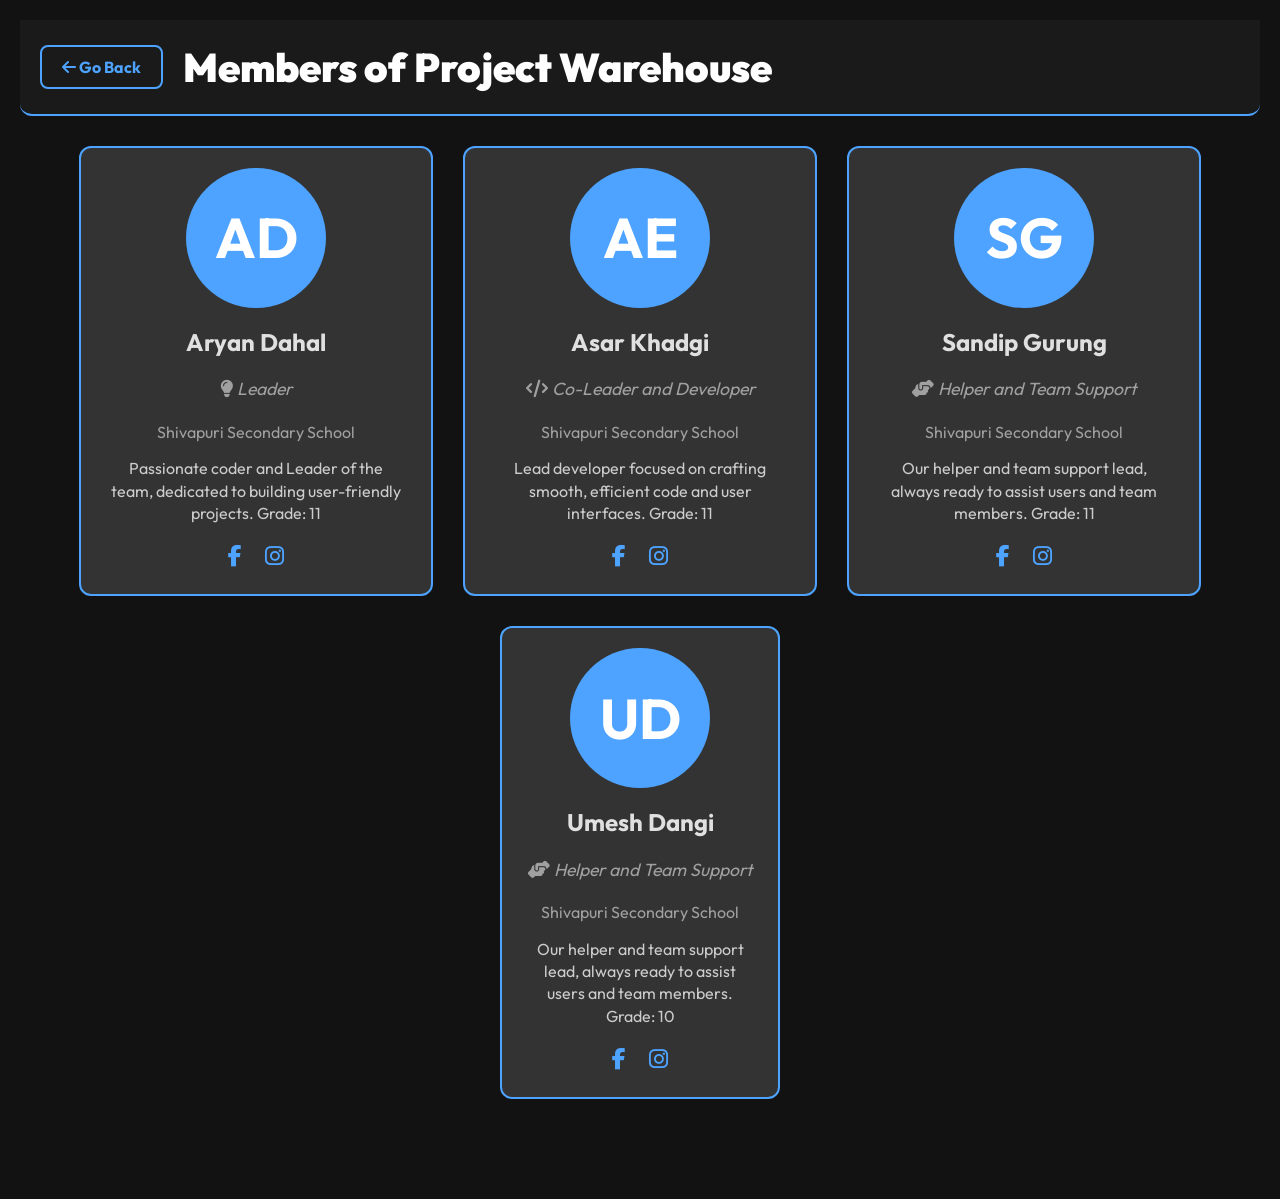
<file: projects/About Us/index.html>
<!DOCTYPE html>
<html lang="en">
<head>
  <meta charset="UTF-8" />
  <meta name="viewport" content="width=device-width, initial-scale=1.0" />
  <title>Project Warehouse Team</title>
   <link rel="preconnect" href="https://fonts.googleapis.com">
    <link rel="preconnect" href="https://fonts.gstatic.com" crossorigin>
    <link href="https://fonts.googleapis.com/css2?family=Outfit:wght@100..900&display=swap" rel="stylesheet">
  <link rel="stylesheet" href="https://cdnjs.cloudflare.com/ajax/libs/font-awesome/6.4.0/css/all.min.css" />
  <link rel="stylesheet" href="style.css" />
  <link rel="icon" href="../images/Logo-modified.png">
</head>
<body>
    <div class="header-container">
        <button type="button" class="go-back-btn" onclick="history.back()"><i class="fa fa-arrow-left"></i> Go Back</button>
        <h2 class="page-title">Members of Project Warehouse</h2>
    </div>
  <div class="grid-container">
    
    <div class="card">
      <div class="avatar">AD</div>
      <h1>Aryan Dahal</h1>
      <p class="title"><i class="fas fa-lightbulb"></i> Leader</p>
      <p>Shivapuri Secondary School</p>
      <p class="description">Passionate coder and Leader of the team, dedicated to building user-friendly projects. Grade: 11</p>
      <div class="social-links">
        <a href="#" aria-label="Facebook"><i class="fab fa-facebook-f"></i></a>
        <a href="#" aria-label="Instagram"><i class="fab fa-instagram"></i></a>
      </div>
    </div>

    <div class="card">
      <div class="avatar">AE</div>
      <h1>Asar Khadgi</h1>
      <p class="title"><i class="fas fa-code"></i> Co-Leader and Developer</p>
      <p>Shivapuri Secondary School</p>
      <p class="description">Lead developer focused on crafting smooth, efficient code and user interfaces. Grade: 11</p>
      <div class="social-links">
        <a href="#" aria-label="Facebook"><i class="fab fa-facebook-f"></i></a>
        <a href="#" aria-label="Instagram"><i class="fab fa-instagram"></i></a>
      </div>
    </div>

    <div class="card">
      <div class="avatar">SG</div>
      <h1>Sandip Gurung</h1>
      <p class="title"><i class="fas fa-hands-helping"></i> Helper and Team Support</p>
      <p>Shivapuri Secondary School</p>
      <p class="description">Our helper and team support lead, always ready to assist users and team members. Grade: 11</p>
      <div class="social-links">
        <a href="#" aria-label="Facebook"><i class="fab fa-facebook-f"></i></a>
        <a href="#" aria-label="Instagram"><i class="fab fa-instagram"></i></a>
      </div>
    </div>

    <div class="bottom-row">
      <div class="card">
        <div class="avatar">UD</div>
        <h1>Umesh Dangi</h1>
        <p class="title"><i class="fas fa-hands-helping"></i> Helper and Team Support</p>
        <p>Shivapuri Secondary School</p>
        <p class="description">Our helper and team support lead, always ready to assist users and team members. Grade: 10</p>
        <div class="social-links">
          <a href="#" aria-label="Facebook"><i class="fab fa-facebook-f"></i></a>
          <a href="#" aria-label="Instagram"><i class="fab fa-instagram"></i></a>
        </div>
      </div>


  </div>

</body>
</html>
</file>
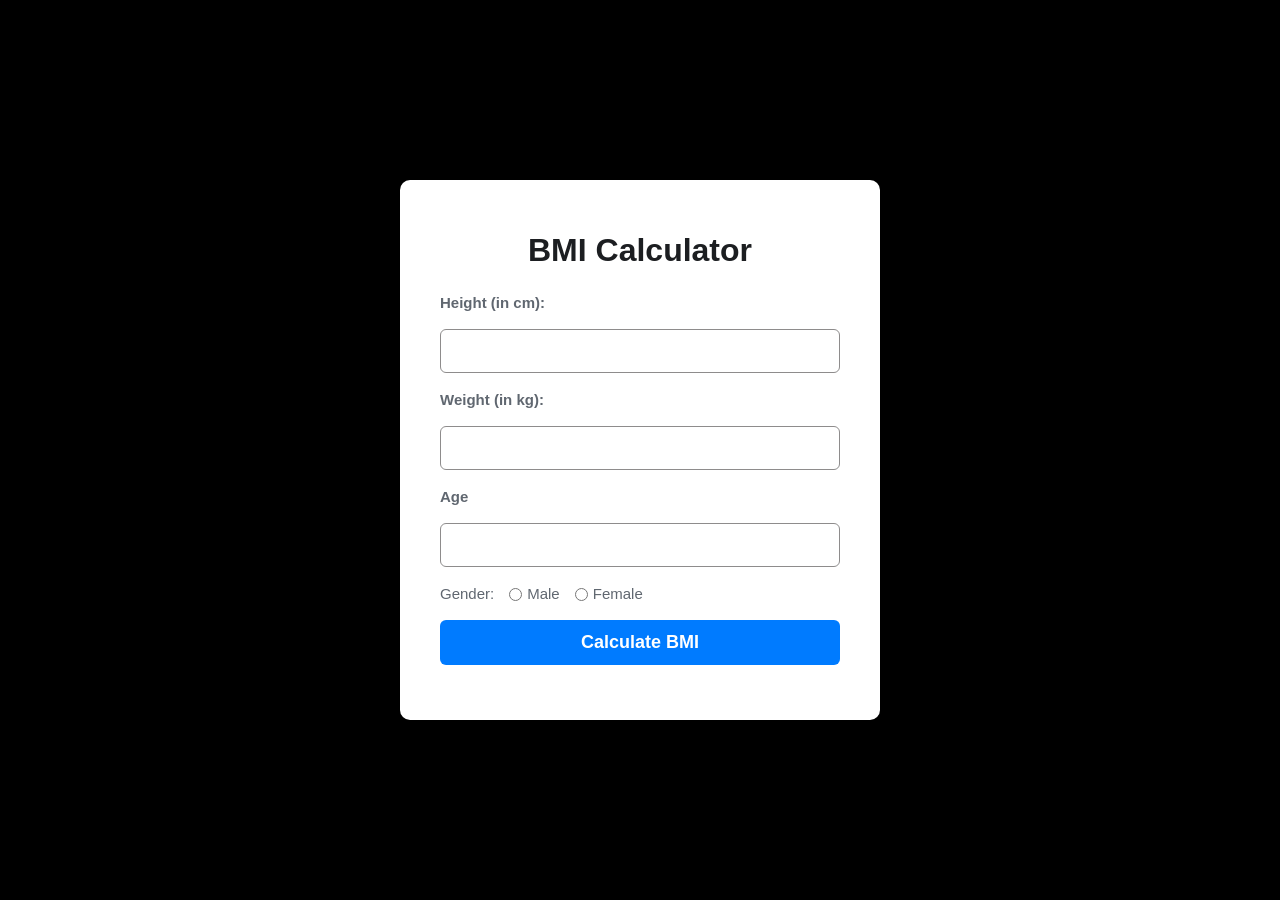
<file: projects/BMI-Calculator/index.html>
<!DOCTYPE html>
<html lang="en">
<head>
    <meta charset="UTF-8">
    <meta name="viewport" content="width=device-width, initial-scale=1.0">
    <title>BMI Calculator</title>
    <link rel="stylesheet" href="style.css">
    <link rel="icon" href="../images/Logo-modified.png">
</head>
<body>
    <div class="container">
        <h1>BMI Calculator</h1>
        <form id="bmiform">
            <label for="height">Height (in cm): </label>
            <input type="number" id="height" required>

            <label for="weight">Weight (in kg):</label>
            <input type="number" id="weight" required>

            <label for="age">Age</label>
            <input type="number" id="age" required>

            <div class="gender-container">
                <label>Gender:</label>
                <label for="male">
                    <input type="radio" id="male" name="gender" value="male" required> Male
                </label>
                <label for="female">
                    <input type="radio" id="female" name="gender" value="female" required> Female
                </label>
            </div>

            <input type="submit" value="Calculate BMI">
        </form>

        <p id="result">
        </p>
    </div>
    <script src="script.js"></script>
</body>
</html>
</file>
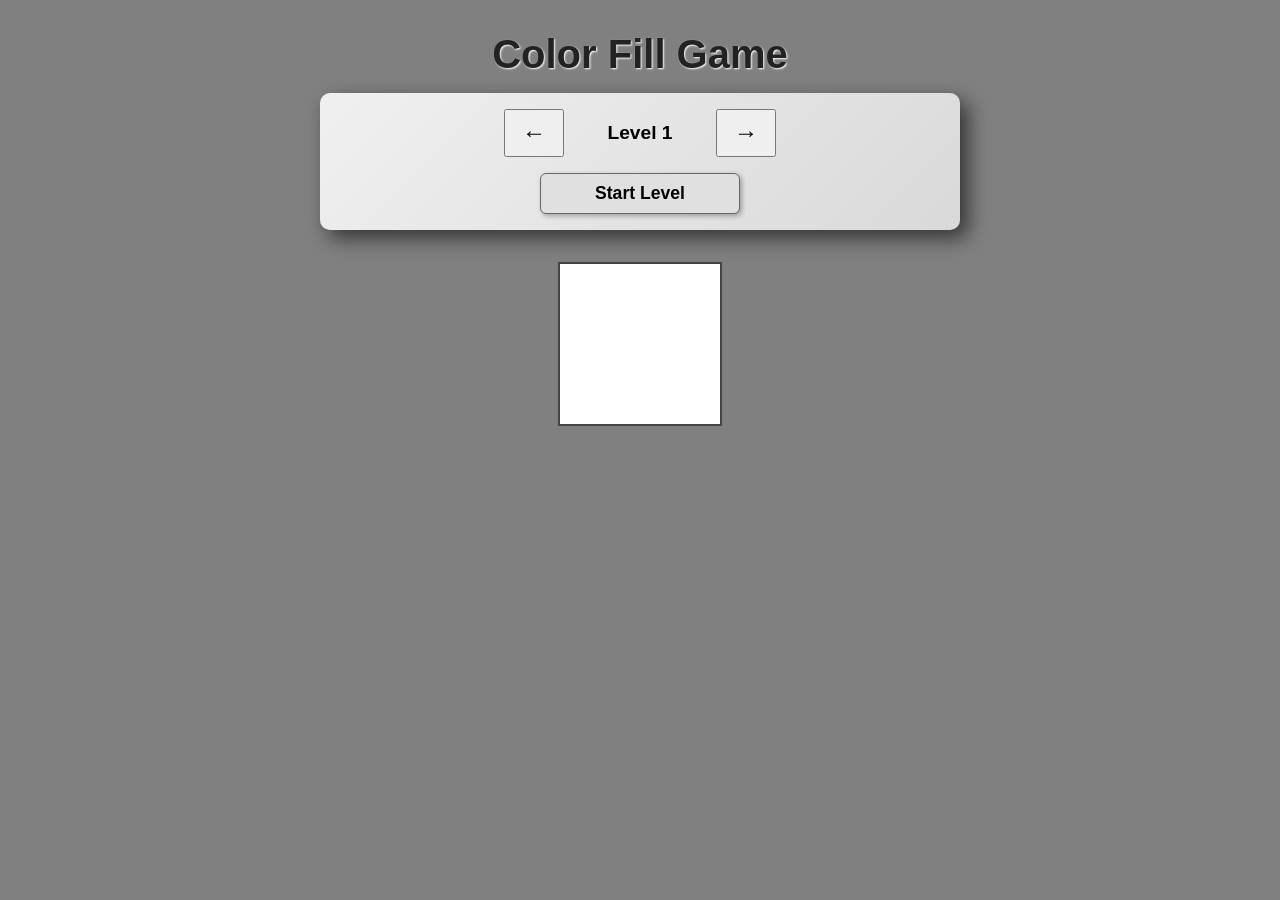
<file: projects/Color Fill Game/index.html>
<!DOCTYPE html>
<html lang="en">
<head>
  <meta charset="UTF-8" />
  <title>Color Fill Game</title>
  <link rel="stylesheet" href="style.css">
  <link rel="icon" href="../images/Logo-modified.png">
</head>
<body>
  <h1 class="main_game_title">Color Fill Game</h1>

  <div class="main_menu" role="menu" aria-label="Main menu" style="display: flex; flex-direction: column; align-items: center; gap: 1rem;">
    <div style="display: flex; align-items: center; gap: 1rem;">
      <button id="prevLevel" aria-label="Previous level" style="font-size: 1.5rem; padding: 0.5rem 1rem; cursor: pointer;">&#8592;</button>
      <div id="currentLevelDisplay" style="font-weight: bold; font-size: 1.2rem; width: 120px; text-align: center;">Level 1</div>
      <button id="nextLevel" aria-label="Next level" style="font-size: 1.5rem; padding: 0.5rem 1rem; cursor: pointer;">&#8594;</button>
    </div>
      <button id="startLevelButton" style="padding: 0.5em 1em; font-size: 1.1rem; border-radius: 6px; border: 1px solid #666; background-color: #e0e0e0; cursor: pointer; font-weight: bold; box-shadow: 2px 2px 5px rgba(0,0,0,0.3); max-width: 200px; width: 100%;">Start Level</button>
  </div>

  <div style="display: flex; gap: 1rem; justify-content: center; align-items: flex-start;">
    <div class="game_container" hidden>
      <div class="controls">
        <div class="scoreboard" aria-live="polite">Score: 0</div>
        <button id="resetButton" aria-label="Reset game grid colors">Reset Grid</button>
      </div>
      <div class="instruction" aria-live="polite"></div>
      <div style="display: flex; justify-content: center; align-items: flex-start; gap: 1rem;">
        <div class="main_game_box" role="grid" aria-label="Color fill game grid"></div>
        <div class="game_color_picker" id="colorPicker" role="list" aria-label="Color picker" style="flex-direction: column; width: 160px; gap: 0.5rem;"></div>
      </div>
      <div class="message" aria-live="polite"></div>
    </div>
    <div id="artExample" aria-label="Example art to replicate" style="width: 160px; height: 160px; border: 2px solid #444; background: white; display: grid; grid-template-columns: repeat(8, 1fr); grid-template-rows: repeat(8, 1fr); gap: 2px;">
    </div>
  </div>
  <script src="./script.js"></script>
</body>
</html>
</file>
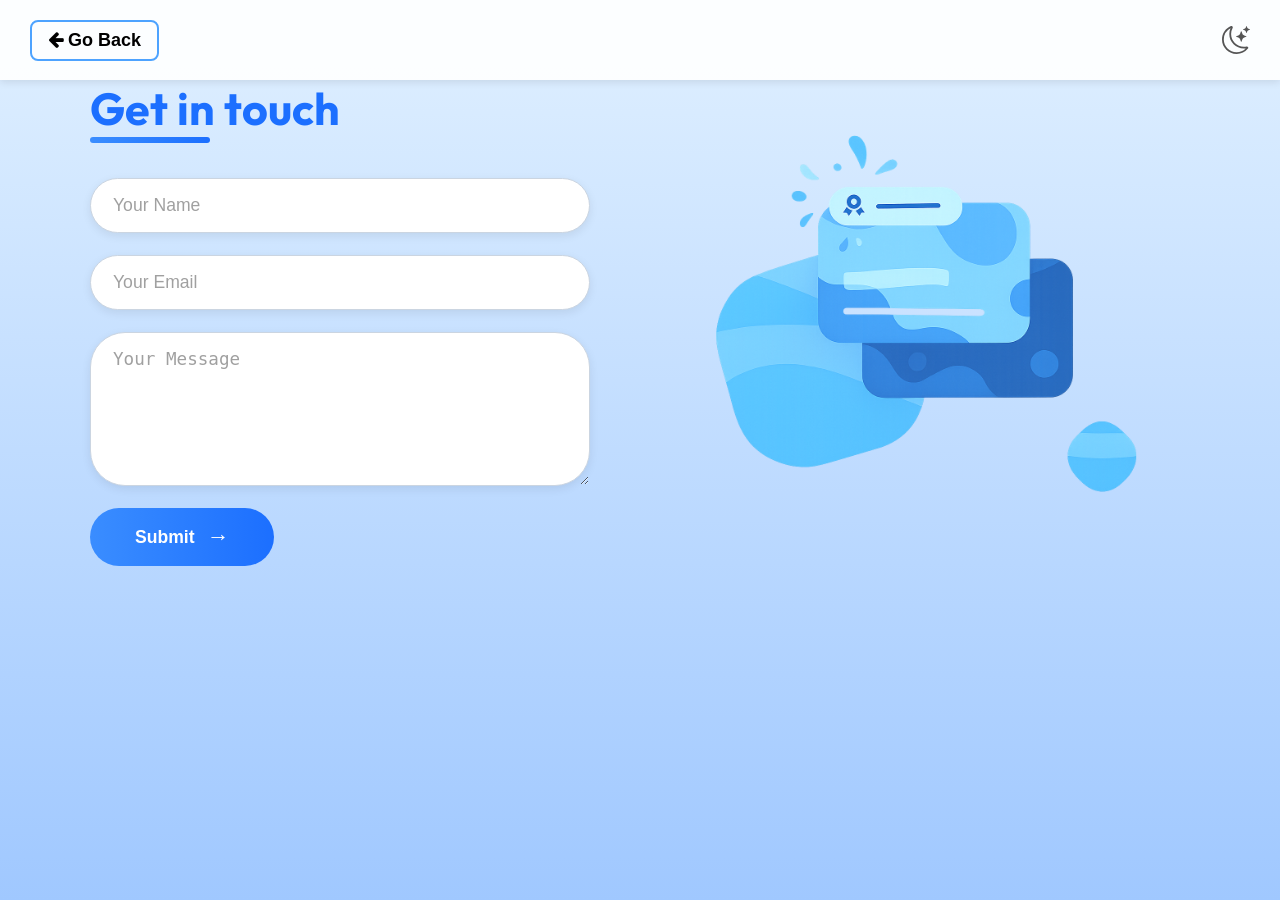
<file: projects/Contact Form/index.html>
<!DOCTYPE html>
<html lang="en">
<head>
    <meta charset="UTF-8" />
    <meta name="viewport" content="width=device-width, initial-scale=1" />
    <title>Contact Us</title>
    <link rel="preconnect" href="https://fonts.googleapis.com">
    <link rel="preconnect" href="https://fonts.gstatic.com" crossorigin>
    <link href="https://fonts.googleapis.com/css2?family=Outfit:wght@100..900&display=swap" rel="stylesheet">
    <link rel="stylesheet" href="https://www.w3schools.com/w3css/5/w3.css">
    <link rel="stylesheet" href="https://cdnjs.cloudflare.com/ajax/libs/font-awesome/4.7.0/css/font-awesome.min.css">
    <link rel="icon" href="../images/Logo-modified.png">
    <link rel="stylesheet" href="style.css" />
</head>
<body>
    <div class="header-container">
        <button type="button" class="go-back-btn" onclick="history.back()"><i class="fa fa-arrow-left"></i> Go Back</button>
        <div class="theme-toggle">
            <svg xmlns="http://www.w3.org/2000/svg" fill="currentColor" class="bi bi-moon-stars" viewBox="0 0 16 16" aria-hidden="true" focusable="false">
                <path d="M6 .278a.77.77 0 0 1 .08.858 7.2 7.2 0 0 0-.878 3.46c0 4.021 3.278 7.277 7.318 7.277q.792-.001 1.533-.16a.79.79 0 0 1 .81.316.73.73 0 0 1-.031.893A8.35 8.35 0 0 1 8.344 16C3.734 16 0 12.286 0 7.71 0 4.266 2.114 1.312 5.124.06A.75.75 0 0 1 6 .278M4.858 1.311A7.27 7.27 0 0 0 1.025 7.71c0 4.02 3.279 7.276 7.319 7.276a7.32 7.32 0 0 0 5.205-2.162q-.506.063-1.029.063c-4.61 0-8.343-3.714-8.343-8.29 0-1.167.242-2.278.681-3.286"/>
                <path d="M10.794 3.148a.217.217 0 0 1 .412 0l.387 1.162c.173.518.579.924 1.097 1.097l1.162.387a.217.217 0 0 1 0 .412l-1.162.387a1.73 1.73 0 0 0-1.097 1.097l-.387 1.162a.217.217 0 0 1-.412 0l-.387-1.162A1.73 1.73 0 0 0 9.31 6.593l-1.162-.387a.217.217 0 0 1 0-.412l1.162-.387a1.73 1.73 0 0 0 1.097-1.097zM13.863.099a.145.145 0 0 1 .274 0l.258.774c.115.346.386.617.732.732l.774.258a.145.145 0 0 1 0 .274l-.774.258a1.16 1.16 0 0 0-.732.732l-.258.774a.145.145 0 0 1-.274 0l-.258-.774a1.16 1.16 0 0 0-.732-.732l-.774-.258a.145.145 0 0 1 0-.274l.774-.258c.346-.115.617-.386.732-.732z"/>
            </svg>
            <label class="switch">
                <input type="checkbox" id="theme-toggle" aria-label="Toggle Dark Mode" />
                <span class="slider round"></span>
            </label>
        </div>
    </div>
    <div class="contact-container">
        <div class="contact-left">
            <div class="contact-left-title">
                <h2>Get in touch</h2>
                <hr>
            </div>
            <form action="https://api.web3forms.com/submit" method="POST" class="contact-form">
                 <input type="hidden" name="access_key" value="71b12f7c-dcc5-4316-bed6-550e7472fca4">
                <input type="text" placeholder="Your Name" name="name" required />
                <input type="email" placeholder="Your Email" name="email" required />
                <textarea placeholder="Your Message" name="message" rows="6" required></textarea>
                <button type="submit" class="submit-btn">
                    Submit <span class="arrow">→</span>
                </button>
            </form>
        </div>
        <div class="contact-right">
            <img src="form.png" alt="Contact Illustration" class="contact-image" />
        </div>
    </div>
    <script>
        /* Dark mode toggle functionality using SVG click */
        document.addEventListener("DOMContentLoaded", function() {
            const themeToggleSvg = document.querySelector('.theme-toggle svg');

            function setTheme(active) {
                if (active) {
                    document.body.classList.add("dark-mode");
                    themeToggleSvg.classList.add("active");
                    localStorage.setItem("theme", "dark");
                } else {
                    document.body.classList.remove("dark-mode");
                    themeToggleSvg.classList.remove("active");
                    localStorage.setItem("theme", "light");
                }
            }

            // Apply saved theme on load
            if (localStorage.getItem("theme") === "dark") {
                setTheme(true);
            } else {
                setTheme(false);
            }

            // Toggle theme on SVG click
            themeToggleSvg.addEventListener("click", () => {
                const isActive = themeToggleSvg.classList.contains("active");
                setTheme(!isActive);
            });
        });
    </script>
</body>
</html>
</file>
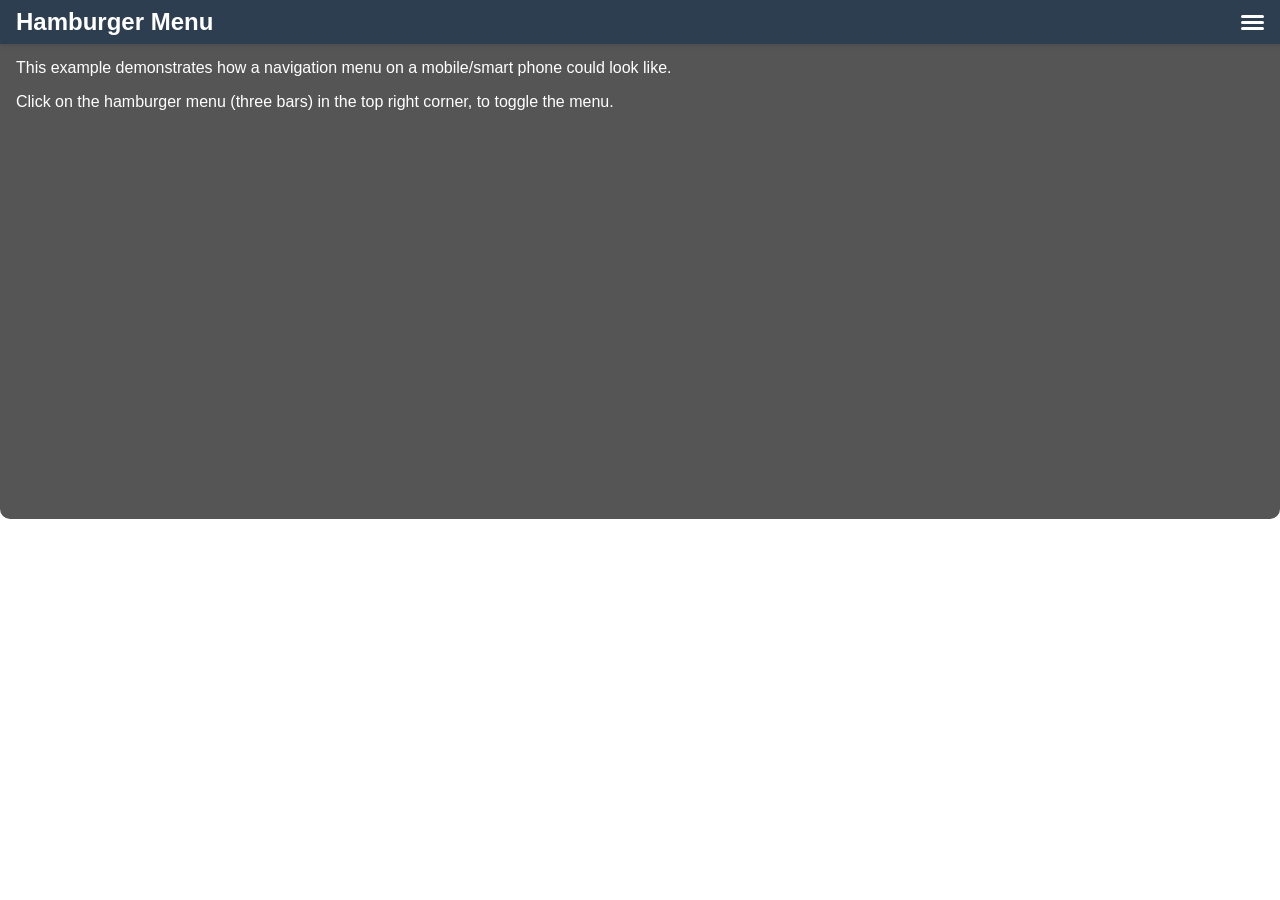
<file: projects/Hamburger Menu/index.html>
<!DOCTYPE html>
<html lang="en">
<head>
    <meta charset="UTF-8" />
    <meta name="viewport" content="width=device-width, initial-scale=1" />
    <title>Hamburger Menu</title>
    <link rel="stylesheet" href="style.css" />
    <link rel="icon" href="../images/Logo-modified.png">
</head>
<body>
    <div class="mobile-container">
        <header>
            <nav class="navbar">
            <div class="nav-brand">Hamburger Menu</div>
            <button id="hamburger" class="hamburger" aria-label="Toggle menu" aria-expanded="false" aria-controls="nav-menu">
                <span class="hamburger-line"></span>
                <span class="hamburger-line"></span>
                <span class="hamburger-line"></span>
            </button>
                <ul id="nav-menu" class="nav-menu" hidden>
                    <li><a href="#home">Home</a></li>
                    <li><a href="#about">About</a></li>
                    <li><a href="#projects">Projects</a></li>
                    <li><a href="#services">Services</a></li>
                    <li><a href="#contact">Contact</a></li>
                </ul>
            </nav>
        </header>

        <div style="padding-left:16px">
            <h3>Vertical Mobile Navbar</h3>
            <p>This example demonstrates how a navigation menu on a mobile/smart phone could look like.</p>
            <p>Click on the hamburger menu (three bars) in the top right corner, to toggle the menu.</p>
            </div>
    </div>
    <script src="script.js"></script>
</body>
</html>
</file>
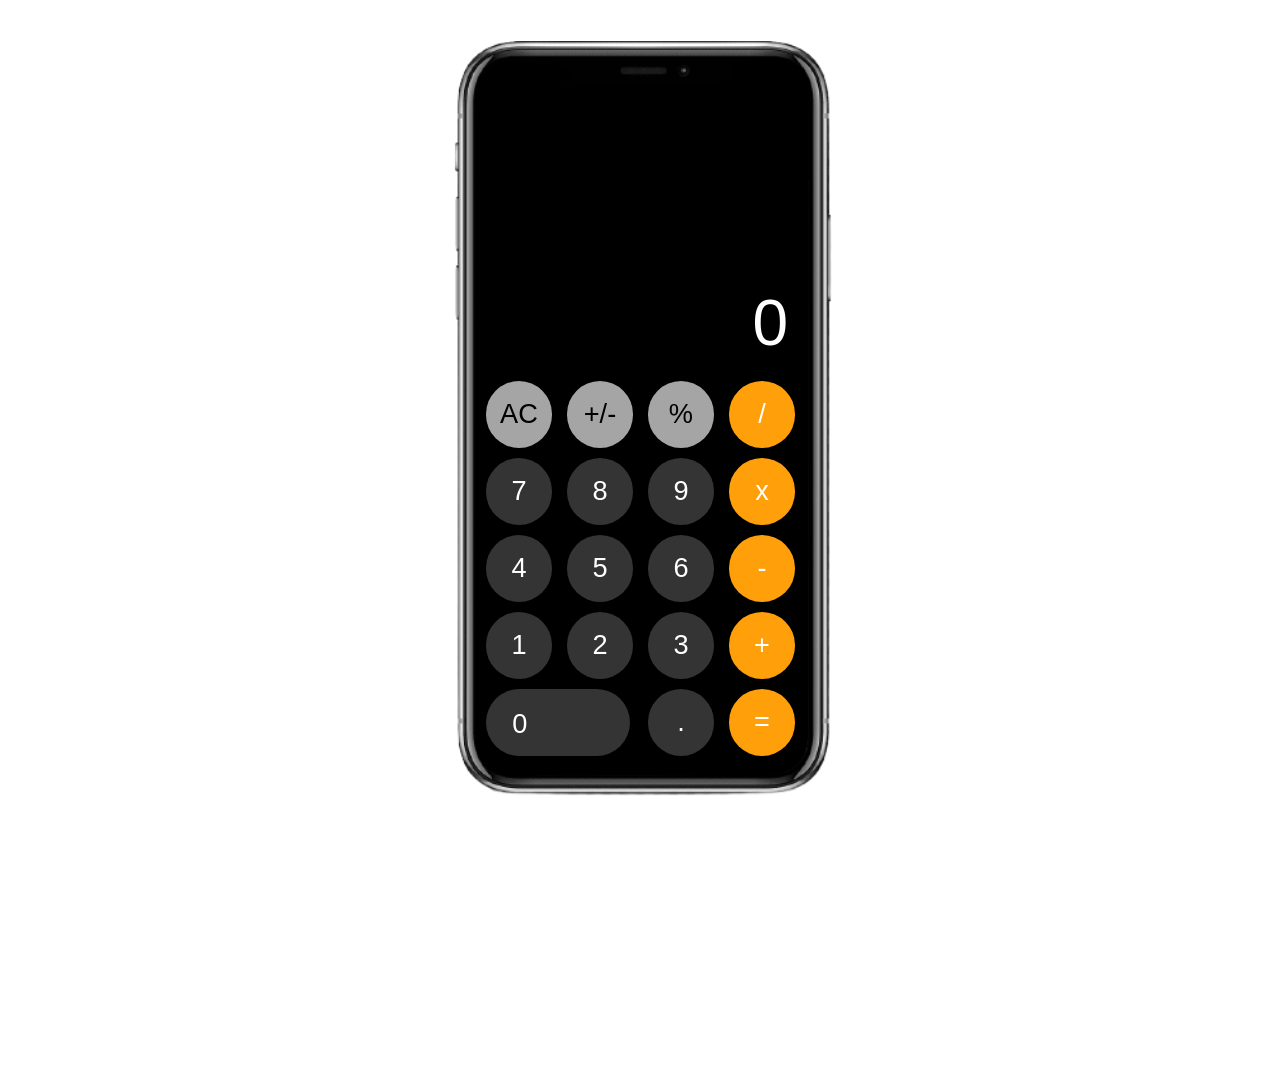
<file: projects/Iphone Calculator/index.html>
<!DOCTYPE html>
<html lang="pt-br">
<head>
    <meta charset="UTF-8">
    <meta http-equiv="X-UA-Compatible" content="IE=edge">
    <meta name="viewport" content="width=device-width, initial-scale=1.0">
    <link rel="shortcut icon" href="../images/Logo-modified.png">
    <title>IOS Calculator</title>
    <link rel="stylesheet" href="css/style.css">
</head>
<body>
    <main>
        <img src="images/iphone.png" alt="iphone.png">
        <div class="container">
            <div class="panel">
                <p class="result">0</p>
            </div>
            
            <table>
                <tr>
                    <td><button id="ac" class="btn especial">AC</button></td>
                    <td><button id="sign" class="btn especial">+/-</button></td>
                    <td><button id="percentage" class="btn especial">%</button></td>
                    <td><button id="division" class="btn operator">/</button></td>
                </tr>
                
                <tr>
                    <td><button id="seven" class="btn number">7</button></td>
                    <td><button id="eight" class="btn number">8</button></td>
                    <td><button id="nine" class="btn number">9</button></td>
                    <td><button id="multiplication" class="btn operator">x</button></td>
                </tr>    
                
                <tr>
                    <td><button id="four" class="btn number">4</button></td>
                    <td><button id="five" class="btn number">5</button></td>
                    <td><button id="six" class="btn number">6</button></td>
                    <td><button id="subtraction" class="btn operator">-</button></td>
                </tr>  
                
                <tr>
                    <td><button id="one" class="btn number">1</button></td>
                    <td><button id="two" class="btn number">2</button></td>
                    <td><button id="three" class="btn number">3</button></td>
                    <td><button id="addition" class="btn operator">+</button></td>
                </tr>  

                <tr>
                    <td colspan="2"><button id="zero" class="btn number"><p id="zero">0</p></button></td>
                    <td><button id="point" class="btn decimal">.</button></td>
                    <td><button id="equal" class="btn operator">=</button></td>
                </tr>  
            </table>
        </div>
    </main>
    
    <!-- JQUERY-->
    <script src="https://ajax.googleapis.com/ajax/libs/jquery/3.5.1/jquery.min.js"></script>
    <!-- JS -->
    <script src="js/index.js"></script>
</body>
</html>
</file>
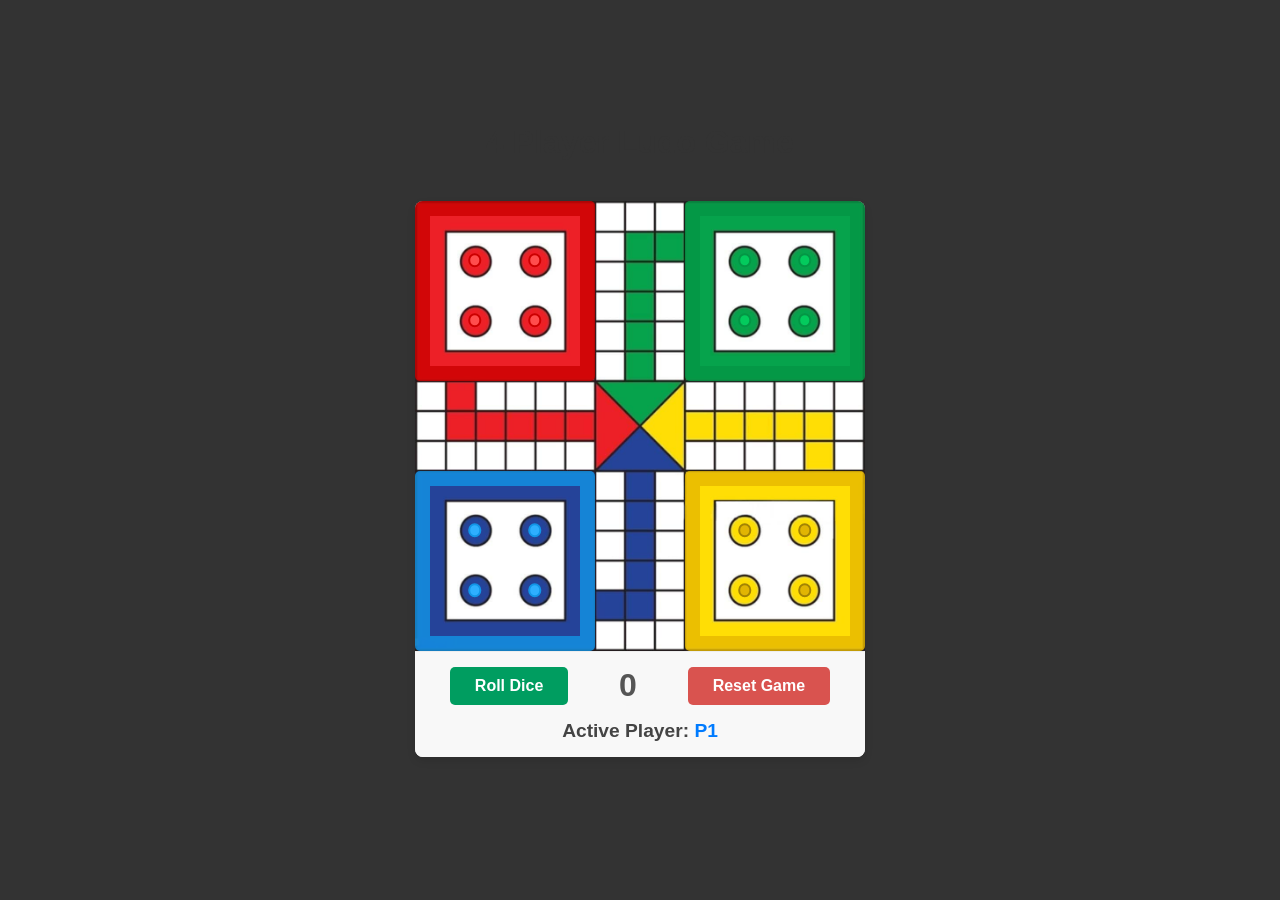
<file: projects/Ludo [Four Player]/index.html>
<!DOCTYPE html>
<html lang="en">
<head>
  <meta charset="UTF-8">
  <meta name="viewport" content="width=device-width, initial-scale=1.0">
  <title>Ludo game</title>
  <link rel="icon" href="./images/Logo-modified.png">
  <link rel="stylesheet" href="style.css">
</head>
<body>
  <h1>4 Player Ludo Game</h1>

  <div class="ludo-container">
    <div class="ludo">
        <div class="player-pieces">
            <div class="player-piece" player-id="P1" piece="0"></div>
            <div class="player-piece" player-id="P1" piece="1"></div>
            <div class="player-piece" player-id="P1" piece="2"></div>
            <div class="player-piece" player-id="P1" piece="3"></div>

            <div class="player-piece" player-id="P2" piece="0"></div>
            <div class="player-piece" player-id="P2" piece="1"></div>
            <div class="player-piece" player-id="P2" piece="2"></div>
            <div class="player-piece" player-id="P2" piece="3"></div>

            <div class="player-piece" player-id="P3" piece="0"></div>
            <div class="player-piece" player-id="P3" piece="1"></div>
            <div class="player-piece" player-id="P3" piece="2"></div>
            <div class="player-piece" player-id="P3" piece="3"></div>

            <div class="player-piece" player-id="P4" piece="0"></div>
            <div class="player-piece" player-id="P4" piece="1"></div>
            <div class="player-piece" player-id="P4" piece="2"></div>
            <div class="player-piece" player-id="P4" piece="3"></div>
        </div>
        <div class="player-bases">
            <div class="player-base" player-id="P1"></div>
            <div class="player-base" player-id="P2"></div >
            <div class="player-base" player-id="P3"></div>
            <div class="player-base" player-id="P4"></div>
        </div>
    </div>

    <div class="footer">

        <div class="row">

            <button id="dice-btn" class="btn btn-dice">Roll Dice</button>

            <div class="dice-value">0</div>

            <button id="reset-btn" class="btn btn-reset">Reset Game</button>
            
        </div>
        <h2 class="active-player">Active Player: <span>P1</span> </h2>

    </div>
  </div>

  <script src="main.js"></script>
</body>
</html>
</file>
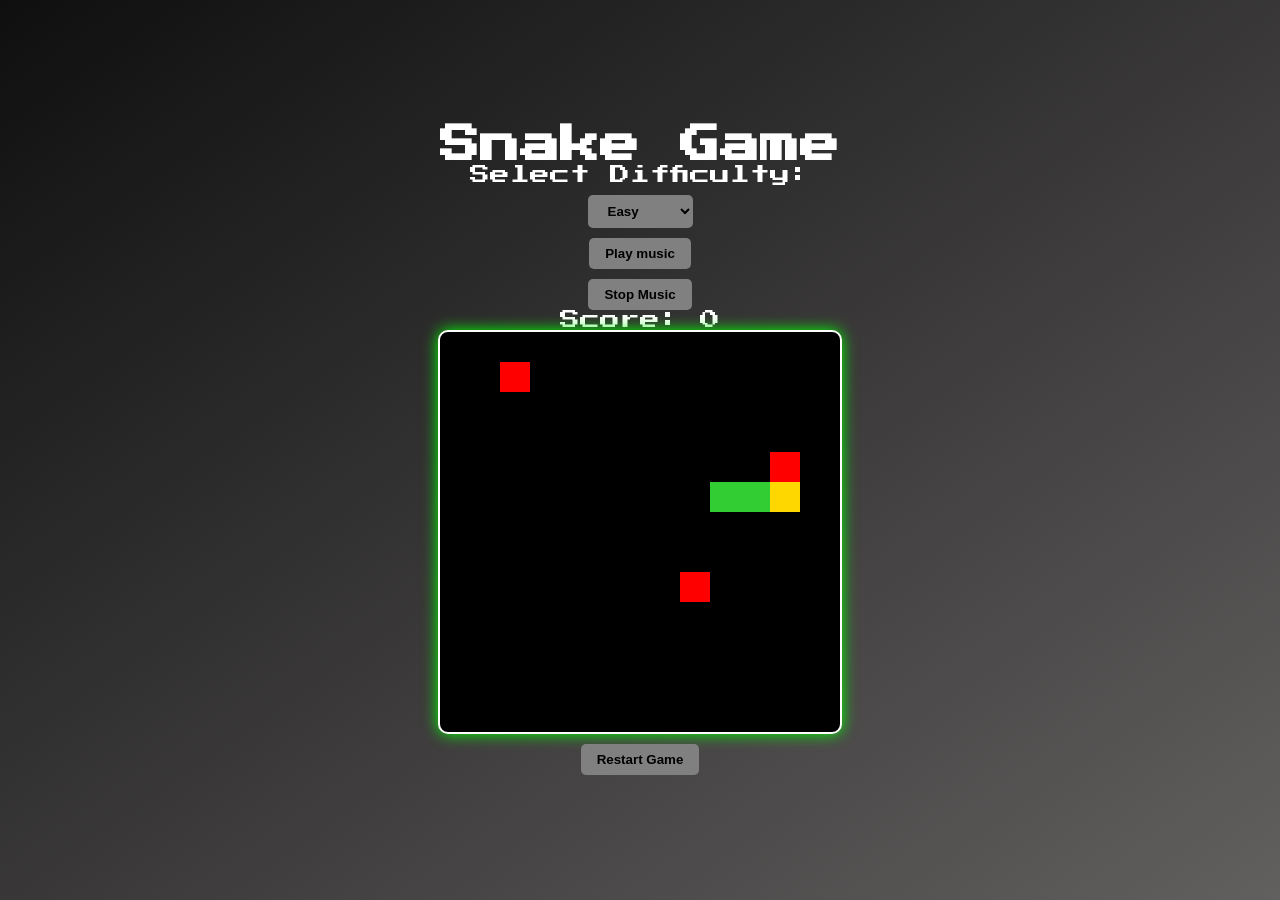
<file: projects/Snake Game/index.html>
<!DOCTYPE html>
<html lang="en">
<head>
  <meta charset="UTF-8" />
  <title>Snake Game</title>
  <link href="https://fonts.googleapis.com/css2?family=Press+Start+2P&display=swap" rel="stylesheet">
  <link rel="icon" href="../images/Logo-modified.png">
  <link rel="stylesheet" href="style.css">
  <style>
   
  </style>
</head>
<body>

  <h1>Snake Game</h1>
  
  <label for="difficulty">Select Difficulty:</label>
  <select id="difficulty">
    <option value="easy">Easy</option>
    <option value="medium">Medium</option>
    <option value="hard">Hard</option>
    <option value="extreme">Extreme</option>
  </select>
  <button onclick="startGame()">Play music</button>
  <button onclick="stopMusic()">Stop Music</button>
  <!-- man you would not belive us if we say there is such of way of putting sound in the ame but at first we try to use js and it give us the headake for days until we find this simple methos to add sound
   -->
  <p>Score: <span id="score_display">0</span></p>

  <canvas id="gameCanvas" width="400" height="400"></canvas>

  <button onclick="restartGame()">Restart Game</button>

  <div id="gameOverBox">
    <h2>💀 Game Over!</h2>
    <p>Your Score: <span id="finalScore"></span></p>
    <button onclick="restartGame()">Play Again</button>
  </div>

  <!-- SOUND FILES -->
  <audio id="eatSound" src="./sound/eating-sound-effect-36186.mp3"></audio>
  <audio id="gameOverSound" src="./sound/game_over.mp3"></audio>
  <audio id="bgMusic" src="./sound/background.mp3" loop autoplay></audio>
  <!-- hey if you want to change the sound you can just change the src of the audio tag and it will work as eay as that  -->

  
  <script src="./script.js"></script>
</body>
</html>
</file>
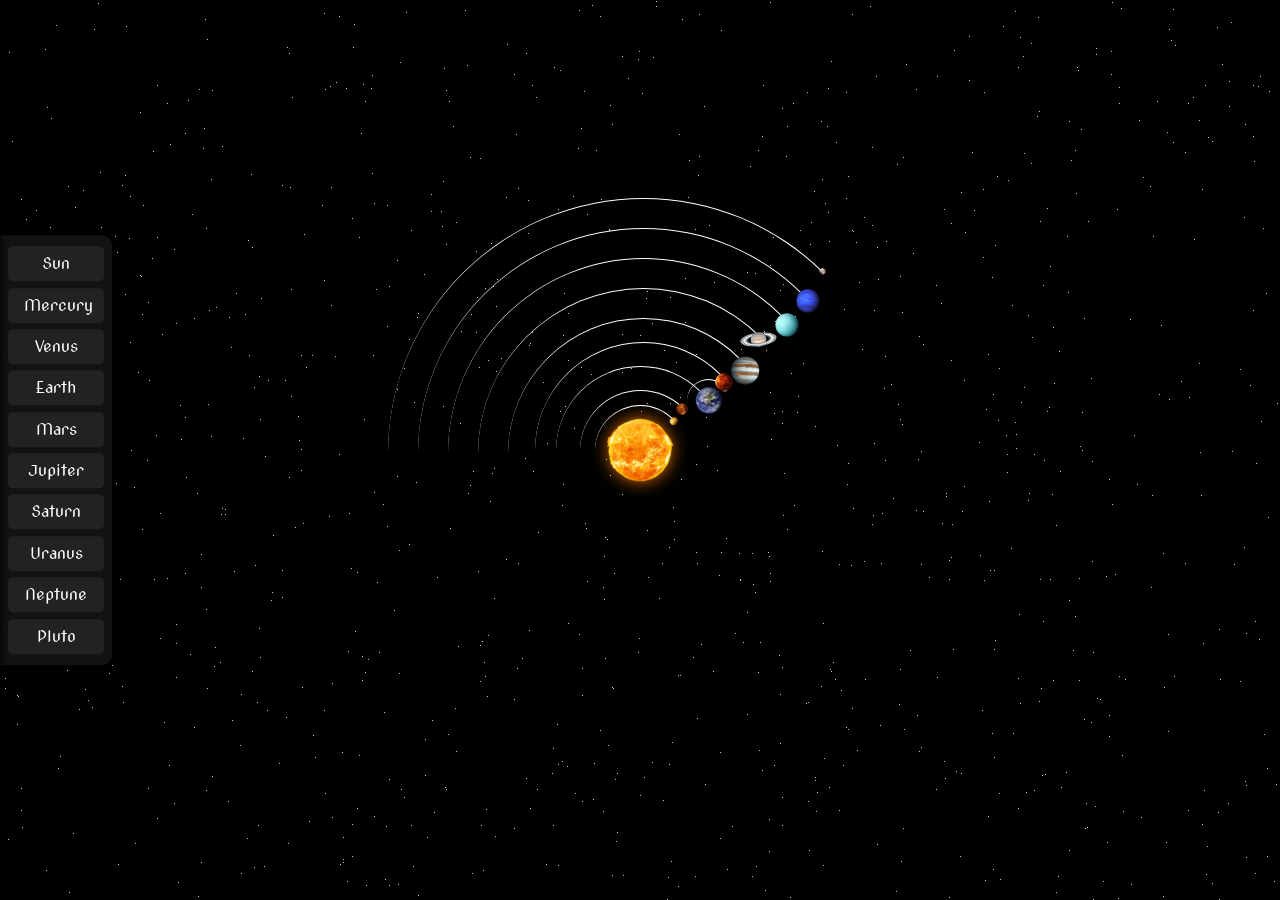
<file: projects/Solar System/index.html>
<!DOCTYPE html>
<html>
<head>
<title>Solar System</title>
<link rel="preconnect" href="https://fonts.googleapis.com">
<link rel="preconnect" href="https://fonts.gstatic.com" crossorigin>
<link href="https://fonts.googleapis.com/css2?family=Nova+Cut&display=swap" rel="stylesheet">
<link href="https://fonts.googleapis.com/css2?family=Outfit:wght@100..900&display=swap" rel="stylesheet">
<link rel=stylesheet href="style.css">
<link rel="icon" href="../images/Logo-modified.png">
</head>
<body>
  <div class="sidebar-buttons">
    <button class="planet-btn" data-planet="sun">Sun</button>
    <button class="planet-btn" data-planet="mercury">Mercury</button>
    <button class="planet-btn" data-planet="venus">Venus</button>
    <div class="earth-group">
      <button class="planet-btn" data-planet="earth">Earth</button>
      <button class="moon-btn" data-planet="moon">Moon</button>
    </div>
    <button class="planet-btn" data-planet="mars">Mars</button>
    <button class="planet-btn" data-planet="jupiter">Jupiter</button>
    <button class="planet-btn" data-planet="saturn">Saturn</button>
    <button class="planet-btn" data-planet="uranus">Uranus</button>
    <button class="planet-btn" data-planet="neptune">Neptune</button>
    <button class="planet-btn" data-planet="pluto">Pluto</button>
  </div>
  <div class="sidebar" id="sidebar">
    <button id="close-sidebar">&times;</button>
    <div id="sidebar-content">
      <!-- Planet info will be loaded here -->
    </div>
  </div>
  <div class="container">
    <div class="sun">
      <img src="./images/sun.png" alt="sun">
    </div>
    <div class="mercury"></div>
    <div class="venus"></div>
    <div class="earth">
      <div class="moon"></div>
    </div>
    <div class="mars"></div>
    <div class="jupiter"></div>
    <div class="saturn"></div>
    <div class="uranus"></div>
    <div class="neptune"></div>
    <div class="pluto">
    </div>
  </div>
  <script src="script.js"></script>
</body>

</html>
</file>
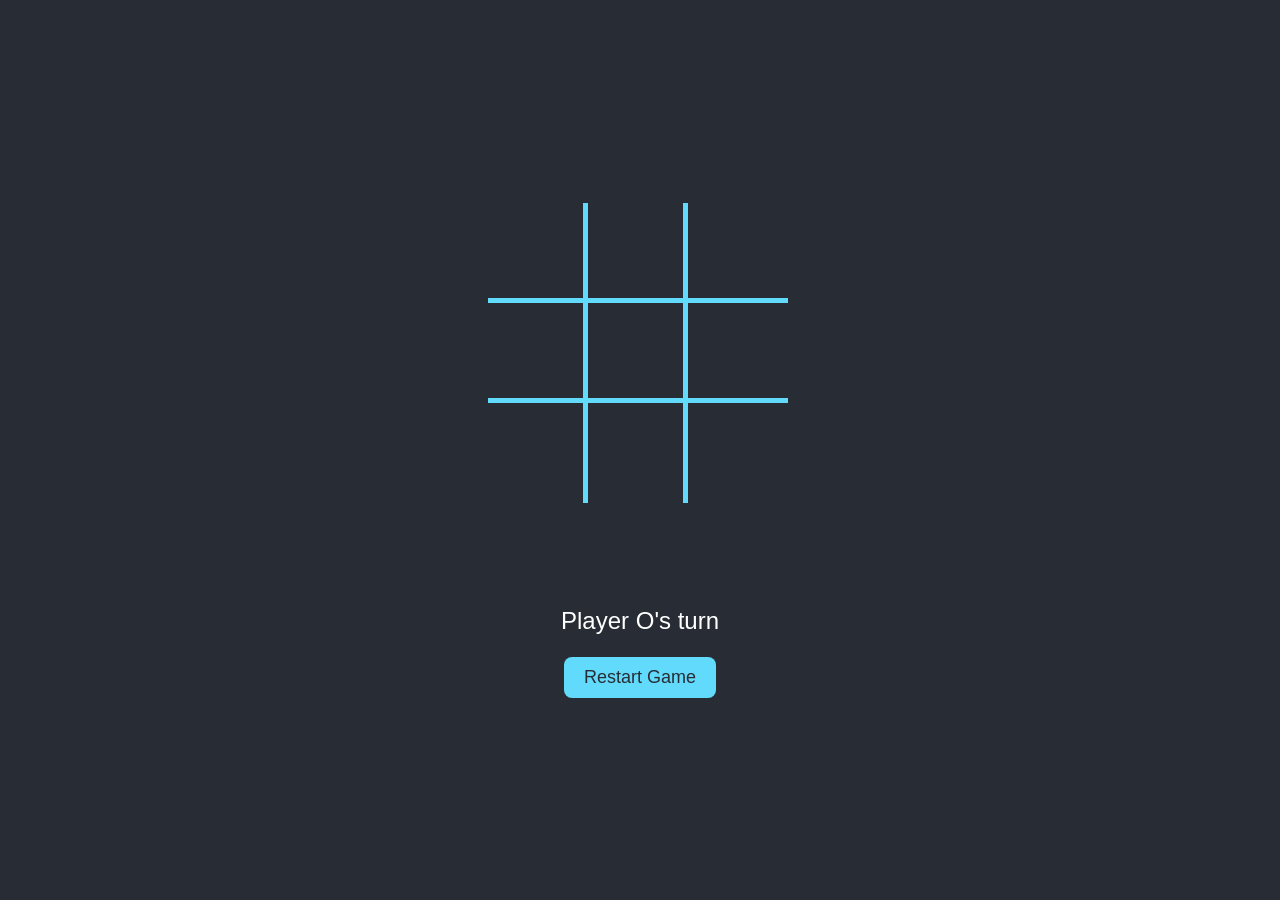
<file: projects/Tic-Tac-Toe/index.html>
<!DOCTYPE html>
<html lang="en">
<head>
  <meta charset="UTF-8" />
  <meta name="viewport" content="width=device-width, initial-scale=1" />
  <title>Clean Tic Tac Toe</title>
  <link rel="stylesheet" href="style.css" />
  <link rel="icon" href="../images/Logo-modified.png">
</head>
<body>
  <audio id="click_sound" src="./sound/click_sound.mp3"></audio>
  <div id="game">
    <div id="board" class="board">
      <div class="cell" id="cell1" data-index="0"></div>
      <div class="cell" id="cell2" data-index="1"></div>
      <div class="cell" id="cell3" data-index="2"></div>
      <div class="cell" id="cell4" data-index="3"></div>
      <div class="cell" id="cell5" data-index="4"></div>
      <div class="cell" id="cell6" data-index="5"></div>
      <div class="cell" id="cell7" data-index="6"></div>
      <div class="cell" id="cell8" data-index="7"></div>
      <div class="cell" id="cell9" data-index="8"></div>
    </div>
    <div id="winnerMessage" class="winner-message"></div>
    <div id="status" class="status"></div>
    <button id="restartButton">Restart Game</button>
  </div>
  <script src="script.js"></script>
</body>
</html>
</file>
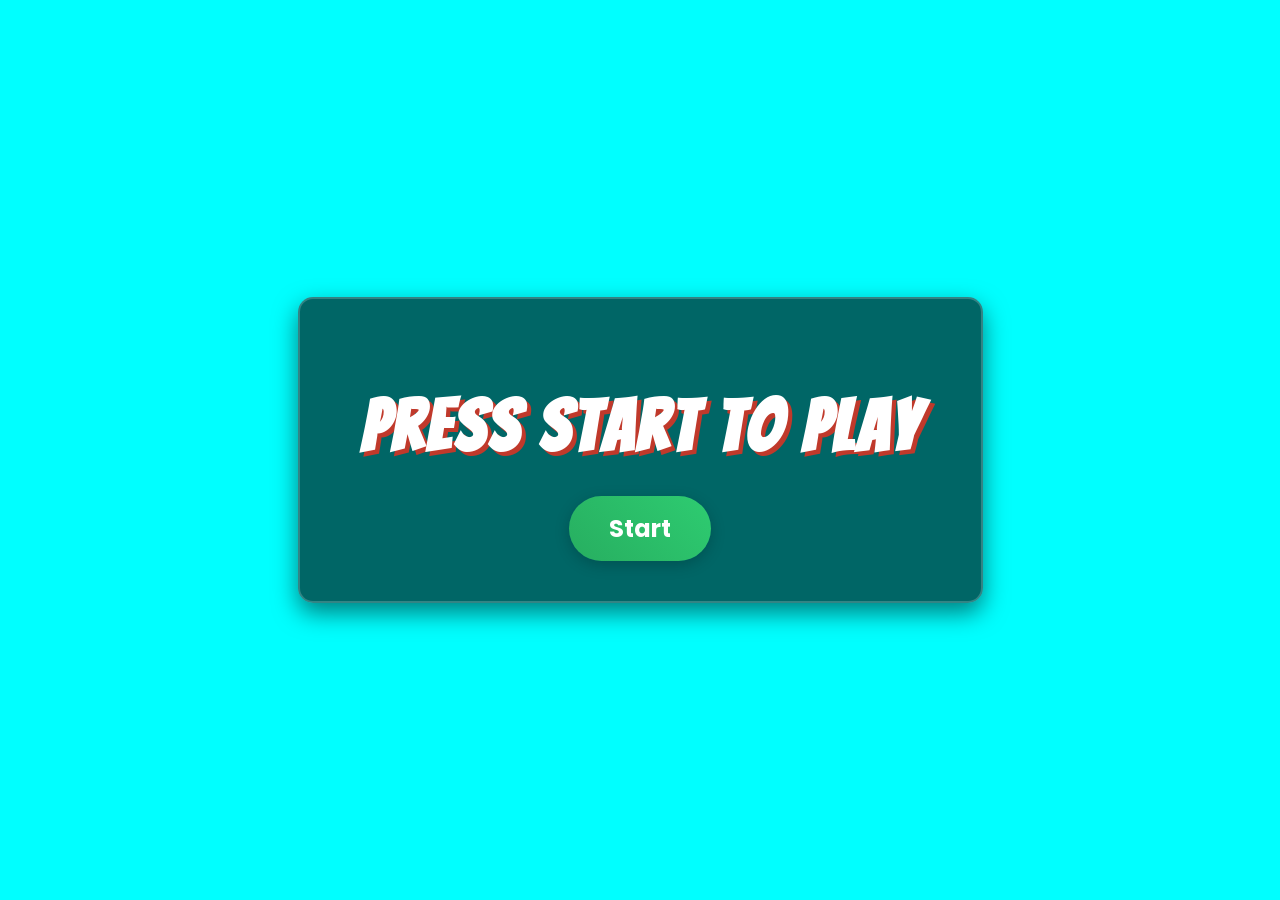
<file: projects/Ludo [Four Player]/start.html>
<!DOCTYPE html>
<html lang="en">
<head>
    <meta charset="UTF-8">
    <meta name="viewport" content="width=device-width, initial-scale=1.0">
    <title>Ludo - Start Game</title>
    <link rel="stylesheet" href="start.css">
</head>
<body> 
    <div class="start-container">
        <h1>Press Start to Play</h1>
        <a href="index.html" class="start-button">Start</a>
    </div>
</body>
</html>
</file>
<file: style.css>
* {
    box-sizing: border-box;
    margin: 0;
    padding: 0;
    scroll-behavior: smooth;
}

html {
  font-size: 62.5%;
}

body {
    font-family: 'Outfit', sans-serif;
    line-height: 1.6;
    background: #ddd;
    color: #333;
    overflow-x: hidden;
}

/* Modal styles for image popup with carousel navigation */
.modal {
  display: none; /* Hidden by default */
  position: fixed;
  z-index: 1500;
  padding-top: 60px;
  left: 0;
  top: 0;
  width: 100%;
  height: 100%;
  overflow: hidden;
  background-color: rgba(0,0,0,0.9);
  align-items: center;
  justify-content: center;
}

.modal[aria-hidden="false"] {
  display: flex;
}

.modal-content {
  max-width: 90%;
  max-height: 80vh;
  margin: auto;
  border-radius: 8px;
  box-shadow: 0 0 20px #000;
  user-select: none;
}

.modal-close {
  position: absolute;
  top: 20px;
  right: 30px;
  color: white;
  font-size: 40px;
  font-weight: bold;
  cursor: pointer;
  user-select: none;
  background: transparent;
  border: none;
  outline: none;
  transition: all 0.5s ease
}

.modal-prev,
.modal-next {
  position: absolute;
  top: 50%;
  color: white;
  font-size: 50px;
  font-weight: bold;
  cursor: pointer;
  user-select: none;
  background: transparent;
  border: none;
  padding: 0 15px;
  transform: translateY(-50%);
  border-radius: 4px;
  transition: background-color 0.3s ease;
}

.modal-prev:hover,
.modal-next:hover,
.modal-prev:focus,
.modal-next:focus {
  background-color: rgba(255, 255, 255, 0.2);
  outline: none;
}

.modal-prev {
  left: 10px;
}

.modal-next {
  right: 10px;
}

:root {
  --bg-color: #f4f4f4;
  --text-color: #222;
  --card-bg: #ffffff;
  --header-bg: #ffffff;
  --sidebar-bg: #007bff;
  --sidebar-text: #e0e0e0;
  --link-color: #007bff;
  --code-bg: #f5f5f5;
}

body.dark-mode {
  --bg-color: #1e1e1e;
  --text-color: #f5f5f5;
  --card-bg: #2a2a2a;
  --header-bg: #2c2c2c;
  --sidebar-bg: #111;
  --sidebar-text: #ccc;
  --link-color: #4da3ff;
  --code-bg: #1b1b1b;
}

body {
  background-color: var(--bg-color);
  color: var(--text-color);
  transition: background-color 0.4s ease, color 0.4s ease;
}

a {
    text-decoration: none;
}

.sidebar {
    position: fixed;
    top: 0;
    left: -25rem;
    width: 25rem;
    height: 100%;
    background: #222;
    overflow-y: auto;
    transition: left 0.3s ease;
    z-index: 1000;
    display: flex;
    flex-direction: column;
}

.sidebar-menu {
    flex-grow: 1;
    overflow-y: auto;
}

.sidebar-menu-form {
    list-style: none;
    padding: 1.6rem;
    background-color: #151515;
    margin-top: auto;
}

.sidebar.active {
    left: 0;
}

.sidebar-header {
    display: flex;
    justify-content: space-between;
    align-items: center;
    padding: 1.6rem;
    background: #007bff;
    color: white;
}

.sidebar-header h2 {
    font-size: 2.4rem;
}


.close-btn {
    background: none;
    border: none;
    color: #fff;
    cursor: pointer;
    width: 3rem;
    height: 3rem;
    display: flex;
    justify-content: center;
    align-items: center;
    font-size: 3rem;
    rotate: 45deg;
    transition: color 0.3s ease, transform 0.3s ease;
}

.close-btn:focus {
    outline: none;
}

.close-btn:hover {
    color: #ff0000;
    transform: rotate(45deg);
}


.sidebar-menu {
    list-style: none;
    padding: 1rem;
    background-color: #1b1b1b;
}

.sidebar-menu li {
    margin-bottom: 1.6rem;
}

.sidebar-menu li a {
    color: #ddd;
    font-size: 1.76rem;
    display: flex;
    align-items: center;
    gap: 0.8rem;
    padding: 0.8rem 0;
    position: relative;
    overflow: hidden;
    transition: color 0.5s ease;
}

.sidebar-menu li a svg {
    width: 24px;
    height: 24px;
    flex-shrink: 0;
}


.sidebar-menu li a::before,
.sidebar-menu li a::after {
    content: "";
    position: absolute;
    left: 0;
    width: 100%;
    height: 0.2rem;
    background: #007bff;
    transform: scaleX(0);
    transition: transform 0.5s ease;
}

.sidebar-menu li a::before {
    top: 0;
    transform-origin: left;
}

.sidebar-menu li a::after {
    bottom: 0;
    transform-origin: right;
}

.sidebar-menu li a:hover::before,
.sidebar-menu li a:hover::after {
    transform: scaleX(1);
}

.sidebar-menu li a:hover {
    color: #007bff;
}

.sidebar-menu-form {
    list-style: none;
    padding: 1rem;
    background-color: #151515;
}

.sidebar-menu-form li a {
    color: #ddd;
    font-size: 1.76rem;
    display: block;
    padding: 1rem 0;
    position: relative;
    overflow: hidden;
}

.sidebar-menu-form li a::after {
    content: "";
    position: absolute;
    left: 0;
    bottom: 0;
    width: 100%;
    height: 2px;
    background: #007bff;
    transform: scaleX(0);
    transform-origin: left;
    transition: transform 0.3s ease;
}

.sidebar-menu-form li a:hover::after {
    transform: scaleX(1);
}

.sidebar-menu-form li a:hover {
    color: #007bff;
}


header {
    background: #fff;
    padding: 1.6rem;
    display: flex;
    align-items: center;
    justify-content: space-between;
    position: sticky;
    top: 0;
    z-index: 900;
    transition: margin-left 0.3s ease;
}

header a{
    color: #333;
    text-decoration: none;
    position: relative;
    overflow: hidden;
    transition: color 0.5s ease;
}

header a:hover{
    color: #007bff;
}

header a::after {
    content: "";
    position: absolute;
    left: 0;
    bottom: 0;
    width: 100%;
    height: 2px;
    background: #007bff;
    transform: scaleX(0);
    transform-origin: left;
    transition: transform 0.5s ease;
}

header a:hover::after {
    transform: scaleX(1);
}

@media (max-width: 768px) {
    header {
        margin-left: 0;
    }
}

.menu-btn {
    background: none;
    border: none;
    font-size: 2.4rem;
    cursor: pointer;
    margin-right: 1.6rem;
    width: 4rem;
}

.menu-btn i {
    transition: transform 0.5s ease;
}

.menu-btn:hover i {
    transform: rotate(90deg);
}

.menu-btn:focus {
    outline: none;
}


h1 {
    font-size: 2.44rem;
}

main {
    margin-left: 250px;
    padding: 1rem;
}


.project-section {
    background: #fff;
    margin-bottom: 2rem;
    padding: 1rem;
    border-radius: 5px;
}

.project-section h2 {
    margin-bottom: 1rem;
    color: #007bff;
    font-size: 3.36rem;
    margin-left: 45%;
    font-family: 'Outfit', sans-serif;
}

.project-section p {
    font-size: 1.6rem;
    font-family: 'Outfit', sans-serif;
}

.project-top {
    display: flex;
    gap: 1rem;
    align-items: flex-start;
}

.project-content {
    display: block;
}

.project-logo {
    width: 50px;
    height: 50px;
    margin-right: 1rem;
    object-fit: contain;
    border-radius: 5px;
    box-shadow: 0 0 5px rgba(0,0,0,0.1);
}

.carousel {
    position: relative;
    flex: 1 1 300px;
    max-width: 800px;
    overflow: hidden;
    border-radius: 5px;
    box-shadow: 0 0 5px rgba(0,0,0,0.1);
    background: #000;
}

.carousel-images {
    display: flex;
    transition: transform 0.4s ease-in-out;
    cursor: pointer;
}

.carousel-images img {
    width: 100%;
    flex-shrink: 0;
    object-fit: contain;
    max-height: 300px;
    border-radius: 5px;
}

.carousel-btn {
    position: absolute;
    top: 50%;
    transform: translateY(-50%);
    background: rgba(0,0,0,0.5);
    border: none;
    color: #fff;
    font-size: 3rem;
    padding: 0 0.44rem;
    cursor: pointer;
    border-radius: 3px;
    user-select: none;
}

.prev-btn {
    left: 10px;
}

.next-btn {
    right: 10px;
}

.project-details {
    flex: 1 1 300px;
    padding: 0.5rem 1rem;
    font-size: 1rem;
    color: #ffffff;
}

.project-code {
    margin-top: 1rem;
    border: 1px solid black;
    border-radius: 8px;
    padding: 1rem 1rem 1.5rem 1rem;
    font-family: 'Fira Code', monospace, monospace;
    position: relative;
    display: flex;
    flex-direction: column;
    overflow: hidden;
}

.code-tab-container{
    background-color: #1b1b1b;
    color: #fff;
}

.project-code{
    background-color: #212121;
    color: #fff;
}

pre code{
    background-color: #1b1b1b;
    color: #fff;
    border: 1px solid #999;
}

pre code{
  border: 1px solid #999;
  border-radius: 3rem;
  display: block;
  padding: 2rem;
  font-family: 'Outfit', sans-serif;
  font-size: 1.4rem;
  line-height: 1.5;
  white-space: pre-wrap;
  word-wrap: break-word;
  overflow: auto;
  overflow-wrap: break-word;
  word-break: break-word;
  width: 100%;
}

.code-tab-container {
    position: absolute;
    top: 12px;
    right: 12px;
    display: flex;
    gap: 0.5rem;
    border-radius: 10px;
    padding: 2rem 4rem;
    z-index: 10;
    display: flex;
    justify-content: flex-end;
    gap: 0.6rem;
    border-bottom: 0.1rem solid #444;
    padding-bottom: 0.4rem;
    margin-bottom: 1rem;
}

.code-tab {
    background: #292929;
    border: none;
    color: white;
    padding: 0.9rem 1.64rem;
    cursor: pointer;
    border-radius: 8px;
    font-family: 'Outfit', sans-serif;
    font-weight: 600;
    font-size: 1.2rem;
    transition: background-color 0.3s ease, color 0.3s ease;
}

.code-tab:hover {
    background: #555;
    color: #fff;
}

.code-tab.active {
    font-weight: bold;
    background: #007bff;
    color: #fff;
    box-shadow: inset 0 -0.3rem 0 #0056b3;
}

.code-tab:focus{
    outline: none;
}

.hidden {
    display: none;
}

.project-code .code-tab-container {
    position: absolute;
    top: 1%;
    right: 0.1rem;
    display: flex;
    gap: 0.8rem;
    border: 1px solid black;
    border-radius: 8px;
    padding: 0.32rem 0.64rem;
}

.code-content{
    white-space: pre-wrap; 
    max-height: 40rem;
    overflow-y: auto;
    overflow-x: auto;
    background-color: #222;
    color: #eee;
    border: 0.1rem solid #444;
    border-radius: .5rem;
    padding: 1.5rem;
    margin-top: 2rem;
    line-height: 1.4;
    font-family: 'Outfit', sans-serif;
    font-size: 1.4rem;
    transition: opacity 0.3s ease;
}
.output {
    font-family: 'Outfit', sans-serif;
    background-color: #007bff;
    color: white;
    padding: 1.2rem 2.4rem;
    border-radius: 0.8rem;
    margin-top: 1rem;
    font-size: 1.6rem;
    font-weight: 600;
    border: none;
    cursor: pointer;
    transition: background-color 0.3s ease, transform 0.2s ease;
    display: inline-block;
    text-align: center;
    text-decoration: none;
    user-select: none;
}

.output a{
    color: white;
    text-decoration: none;
}

.output:hover {
    background-color: #0056b3;
    color: white;
    transform: translateY(-2px);
    transition: background-color 0.3s ease, transform 0.2s ease;
}

footer {
    font-family: 'Outfit', sans-serif;
    font-size: 1.28rem;
    color: #333;
    text-align: center;
    padding: 1rem;
    margin-top: 2rem;
    background: #222;
    color: #ccc;
    text-align: center;
    padding: 1rem;
    margin-top: 2rem;
}

/* Social Links */
.social-links {
    margin-bottom: 0.5rem;
}

.social-links a {
    color: #1b1b1b;
    margin: 0 1rem;
    font-size: 2.4rem;
    transition: color 0.3s ease;
}

.facebook:hover {
    color: #3b5998;
}

.github:hover {
    color: #5f5e5e;
}

.instagram:hover {
    color: #e1306c;
}

.twitter:hover {
    color: #1da1f2;
}

main {
    margin-left: 0 !important;
    padding: 1rem;
}

.sidebar {
    width: 200px;
    left: -200px;
}

.sidebar.active {
    left: 0;
}

@media (max-width: 768px) {
    .project-content {
        flex-direction: column;
    }

    main {
        margin-left: 0 !important;
        padding: 1rem;
    }

    .sidebar {
        width: 200px;
        left: -200px;
    }

    .sidebar.active {
        left: 0;
    }
}

/* Responsive styles added */
@media (max-width: 768px) {
    .project-top {
        flex-direction: column;
        gap: 0.5rem;
    }

    .project-section h2 {
        margin-left: 0;
        font-size: 1.8rem;
        text-align: center;
    }

    .project-details {
        padding: 0.5rem 0;
        font-size: 0.9rem;
    }

    .carousel {
        max-width: 100%;
        flex: none;
        width: 100%;
    }

    .carousel-images img {
        height: auto;
        max-height: 300px;
    }

    .sidebar {
        width: 100%;
        height: 100vh;
        left: 0;
        top: -100%;
        transition: top 0.3s ease;
        z-index: 1100;
        background-color: #222;
    }

    .sidebar.active {
        top: 0;
        left: 0;
    }

    /* Do not push content on smaller devices */
    .content-container.sidebar-open {
        margin-left: 0;
        pointer-events: none;
        user-select: none;
    }

    /* Add overlay behind sidebar */
    body.sidebar-open::before {
        content: "";
        position: fixed;
        top: 0;
        left: 0;
        width: 100vw;
        height: 100vh;
        background: rgba(0,0,0,0.5);
        z-index: 1050;
    }

    header {
        padding: 0.5rem 1rem;
    }

    h1 {
        font-size: 1.5rem;
    }
}

@media (max-width: 600px) {
    .project-section h2 {
        font-size: 1.5rem;
    }

    .project-details {
        font-size: 0.85rem;
    }
}
@media (max-width: 600px) {
    .landing-content {
        max-width: 90vw;
        width: 100%;
        justify-content: center;
        margin: 0 auto;
        text-align: center;
        position: static;
        left: 2%;
        right: 0;
        display: flex;
        flex-direction: column;
        align-items: center;
        justify-content: center;
    }
    .landing-content > div {
        margin: 0 auto;
        text-align: center;
        width: 100%;
    }
    .landing-page h1 {
        float: none !important;
        width: 100%;
        text-align: center;
        margin: 0 auto 1rem auto;
    }

    .landing-page {
        height: 60vh;
        background-position: top;
        background-color: #222;
        background-color: rgba(34, 34, 34, 0.7);
        background-image: url(./images/dark-background.png);
        background-size: cover;
        background-repeat: no-repeat;
        background-clip: border-box;
    }

    .landing-page button {
        font-size: 0.9rem;
        width: 80%;
    }

    .landing-page h1 {
        font-size: 1.5rem;
        float: none;
    }

    .landing-page p {
        font-size: 1rem;
    }

    .boxes{
        display: none;
    }
}

@media (max-width: 480px) {
    header {
        display: flex;
        flex-direction: row;
        align-items: center;
        justify-content: space-between;
        padding: 0.5rem;
        height: auto;
    }

    .menu-btn {
        margin-bottom: 0;
    }

    .theme-toggle {
        position: static;
        margin-bottom: 0;
        margin-left: auto;
    }

    h1 {
        font-size: 1.2rem;
    }

    .project-section h2 {
        font-size: 1.2rem;
    }

    .project-details {
        font-size: 0.8rem;
    }

    .carousel-btn {
        font-size: 1.5rem;
        padding: 0 0.3rem;
    }

    .carousel-images img {
        max-height: 200px;
    }

    footer {
        font-size: 0.8rem;
        padding: 0.5rem;
    }

    .social-links a {
        font-size: 1.2rem;
        margin: 0 0.3rem;
    }
}

.menu-btn{
    color: var(--text-color);
  transition: background-color 0.4s ease, color 0.4s ease;
}

header, footer, nav, .project-section, .project-details{
  background-color: var(--card-bg);
  color: var(--text-color);
  transition: background-color 0.4s ease, color 0.4s ease;
}

.sidebar {
  background-color: var(--sidebar-bg);
  color: var(--sidebar-text);
}

.theme-toggle {
  position: flex;
  top: 20rem;
  right: 20rem;
  z-index: 999;
}

.theme-toggle {
  display: flex;
  align-items: center;
  justify-content: flex-end;
  padding: .2rem 1rem;
  cursor: pointer;
  margin-left: 0;
}

.theme-toggle svg {
  width: 2.8rem;
  height: 2.8rem;
  fill: #333;
  transition: fill 0.3s ease, transform 0.3s ease , scale 0.3s ease;
  margin-right: 10px;
  cursor: pointer;
}

.theme-toggle svg:hover {
  fill: black;
  transform: rotate(15deg) scale(1.1);
}

.theme-toggle svg.active {
  fill: #ff0;
}

.switch {
  display: none;
}

.switch input {
  display: none;
}

.copy-btn {
    font-family: 'Outfit', sans-serif;
    background-color: #007bff;
    color: white;
    border: none;
    padding: 1.2rem 1.6rem;
    border-radius: 4px;
    cursor: pointer;
    font-size: 1.6rem;
    width: fit-content;
    margin-left: 10px;
    font-weight: 600;
    transition: background-color 0.3s ease;
    user-select: none;
}

.copy-btn:hover {
    background-color: #0056b3;
}

.theme-toggle {
    display: flex;
    align-items: center;
    justify-content: flex-end;
    padding: 0.2rem 1rem;
    cursor: pointer;
    margin-left: 0;
}


.theme-toggle input[type="checkbox"] {
    display: none;
}

.theme-toggle input[type="checkbox"]:checked + svg {
    fill: #2196F3;
    transform: rotate(360deg);
}

.theme-toggle input[type="checkbox"]:checked + svg {
    filter: drop-shadow(0 0 5px #2196F3);
}

body.dark-mode .code-tab-container{
    background-color: #1b1b1b;
    color: #fff;
}

body.dark-mode .project-code{
    background-color: #212121;
    color: #fff;
}

body.dark-mode pre code{
    background-color: #1b1b1b;
    color: #fff;
    border: none;
}

body.dark-mode header a{
    color: #fff;
}

body.dark-mode header a:hover{
    color: #007bff;
}

body.dark-mode .social-links a {
    color: #fff;
}

body.dark-mode .facebook:hover {
    color: #3b5998;
}

body.dark-mode .github:hover {
    color: #505050;
}

body.dark-mode .instagram:hover {
    color: #e1306c;
}

body.dark-mode .twitter:hover {
    color: #1da1f2;
}

.content-container {
    transition: margin-left 0.5s ease;
}

.content-container.sidebar-open {
    margin-left: 20rem; /* match sidebar width */
}

.landing-page.sidebar-open .boxes{
    display: none;
}

.landing-page.sidebar-open,
.landing-page.sidebar-open .landing-content {
    margin-left: 250px;
    transition: margin-left 0.3s ease, transform 0.4s ease, justify-content 0.5s ease, align-items 0.5s ease;
    display: flex;
    flex-direction: column;
    justify-content: center;
    align-items: center;
    text-align: center;
    max-width: 90vw;
    min-width: 35rem;
    transform: translateX(0);
}

.landing-page.sidebar-open .landing-content {
    position: static;
    right: 0;
    display: flex;
    flex-direction: column;
    justify-content: center;
    align-items: center;
    max-width: 80vw;
    min-width: 30rem;
    margin: 0;
    transform: translateX(0);
}

.landing-page.sidebar-open h1 {
    float: none;
    margin: 0 0 1rem 0;
    transition: transform 0.4s ease;
    transform: translateX(0);
}

.landing-page.sidebar-open h1 {
    float: none;
    margin: 0 auto;
}

.landing-page.sidebar-open .landing-content button {
    margin: 0 auto;
    transition: transform 0.4s ease;
    transform: translateX(0);
}



.landing-page.sidebar-open,
.landing-page.sidebar-open .landing-content {
    margin-left: 200px;
    transition: margin-left 0.3s ease;
    display: flex;
    flex-direction: column;
    justify-content: center;
    align-items: center;
    text-align: center;
    max-width: 90vw;
    min-width: 35rem;
}

.landing-page.sidebar-open .landing-content {
    position: static;
    right: 0;
    display: flex;
    flex-direction: column;
    justify-content: center;
    align-items: center;
    max-width: 80vw;
    min-width: 30rem;
    margin: 0;
}

.landing-page.sidebar-open h1 {
    float: none;
    margin: 0 0 1rem 0;
}

.landing-page.sidebar-open h1 {
    float: none;
    margin: 0 auto;
}

.landing-page.sidebar-open .landing-content button {
    margin: 0 auto;
}

@media (max-width: 768px) {
    .landing-page.sidebar-open,
    .landing-page.sidebar-open .landing-content {
        margin-left: 0;
    }
}
.landing-page.sidebar-open .landing-content {
  right: 0;
}


/* Landing page layout */
.landing-page {
  display: flex;
  justify-content: space-between;
  align-items: center;
  height: 100vh;
  width: 100%;
  padding: 2rem 4rem;
  background-image: url('./images/dark-background.png');
  background-size: cover;
  background-position: center;
  color: white;
}

.landing-content {
  max-width: 70vw;
}

.landing-content h1 {
  font-size: 2.5rem;
  margin-bottom: 1rem;
}

.landing-content p {
  font-size: 2rem;
  margin-bottom: 2rem;
}

.landing-content .team_member {
    font-family: 'Outfit', sans-serif;
    font-size: 1.5rem;
    font-weight: bold;
    background: #007bff;
    color: white;
    padding: 0.7rem 1.2rem;
    border: none;
    border-radius: 5px;
    cursor: pointer;
    transition: background 0.3s ease, transform 0.2s ease;
}

.landing-content .team_member:hover {
  background: #0056b3;
  transform: scale(1.05);
}

.landing-content.center{
    width: 100%;
}
/* Boxes */

.center {
    display: flex;
    justify-content: center;
    align-items: center;
    gap: 5rem;
    flex-direction: inherit;
    width: 100%;
}

.boxes {
    width: 50%;
    perspective: 150rem;
}

.active.box {
  top: 0;
  left: 0;
  transition: all 0.5s;
}

.box {
  transform-style: preserve-3d;
  transform: rotateY(45deg) rotateX(30deg);
  position: relative;
  display: flex;
  justify-content: center;
  align-items: center;
  cursor: pointer;
  transition: all 0.5s;
}

@keyframes boxAnim {
  0% {
    transform: rotateX(0) rotateY(0) rotateZ(0);
  }

  100% {
    transform: rotateX(360deg) rotateY(360deg) rotateZ(360deg);
  }
}

.box-1 {
  left: -25rem;
  top: -6rem;
  animation: boxAnim 100s infinite linear;
}

.box-2 {
  left: -11rem;
  top: -23rem;
  animation: boxAnim 100s -10s infinite linear;
}

.box-3 {
  left: 10rem;
  top: -23rem;
  animation: boxAnim 100s -20s infinite linear;
}

.box-4 {
  left: 25rem;
  top: -6rem;
  animation: boxAnim 100s -30s infinite linear;
}

.box-5 {
  left: 22rem;
  top: 13rem;
  animation: boxAnim 100s -40s infinite linear;
}

.box-6 {
  left: 0;
  top: 25rem;
  animation: boxAnim 100s -50s infinite linear;
}

.box-7 {
  left: -21rem;
  top: 14rem;
  animation: boxAnim 100s -60s infinite linear;
}

.active.box div {
  width: 16rem;
  height: 16rem;
  transition: all 0.2s 0.5s ease-in-out;
}

.box div {
      width: 7rem;
  height: 7rem;
  position: absolute;
  opacity: 0.8;
  box-shadow: 0.1rem 0.1rem 0.1rem #eee inset, -0.1rem -0.1rem 0.1rem #eee inset,
    0.1rem 0.1rem 3.5rem rgba(255, 255, 255, 0.2),
    -0.1rem -0.1rem 3.5rem rgba(255, 255, 255, 0.2);
}

.box-1 div {
  background-color:  #007bff;
}/* React */

.box-2 div {
  background-color: #fde006;
}/* JS */

.box-3 div {
  background-color: #1dd683;
}/* Vue */

.box-4 div {
  background-color: #cc0205;
}/* Angular */

.box-5 div {
  background-color: #24d114;
}/* Node */

.box-6 div {
  background-color: #d81c7a;
}/* Sass */

.box-7 div {
  background-color: #e72709;
}/* Ember */

.top-side {
  transform: rotateX(90deg) translateZ(3.5rem);
}

.bottom-side {
  transform: rotateX(90deg) translateZ(-3.5rem);
}

.front-side {
  transform: translateZ(3.5rem);
}

.back-side {
  transform: translateZ(-3.5rem);
}

.right-side {
  transform: rotateY(-90deg) translateX(3.5rem);
  transform-origin: right;
}

.left-side {
  transform: rotateY(90deg) translateX(-3.5rem);
  transform-origin: left;
}

.active .top-side {
  transform: rotateX(90deg) translateZ(8rem);
}

.active .bottom-side {
  transform: rotateX(90deg) translateZ(-8rem);
}

.active .front-side {
  transform: translateZ(8rem);
}

.active .back-side {
  transform: translateZ(-8rem);
}

.active .right-side {
  transform: rotateY(-90deg) translateX(8rem);
  transform-origin: right;
}

.active .left-side {
  transform: rotateY(90deg) translateX(-8rem);
  transform-origin: left;
}
</file>
<file: projects/About Us/style.css>
/* Reset and base styles */
* {
  box-sizing: border-box;
  margin: 0;
  padding: 0;
}

body {
  background-color: #121212;
  color: #e0e0e0;
  font-family: 'Outfit', sans-serif;
  line-height: 1.6;
  padding: 20px;
}

/* Header styles */
.header-container {
  display: flex;
  align-items: center;
  justify-content: space-between;
  background-color: #1a1a1a;
  padding: 15px 20px;
  border-bottom: 2px solid #4da3ff;
  border-radius: 0 0 12px 12px;
  margin-bottom: 30px;
}

.go-back-btn {
  background-color: transparent;
  border: 2px solid #4da3ff;
  color: #4da3ff;
  font-family: 'Outfit', sans-serif;
  font-weight: 700;
  font-size: 16px;
  padding: 10px 20px;
  border-radius: 8px;
  cursor: pointer;
  text-decoration: none;
  transition: background-color 0.3s ease, color 0.3s ease;
}

.go-back-btn:hover {
  background-color: #4da3ff;
  color: #121212;
}

.page-title {
  flex: 1 1 auto;
  text-align: left;
  font-size: 2.5rem;
  font-weight: 900;
  color: #ffffff;
  margin: 0 0 0 20px;
}

/* Flex container for cards */
.grid-container {
  display: flex;
  flex-wrap: wrap;
  justify-content: center;
  gap: 30px;
  max-width: 1200px;
  margin: 0 auto 40px auto;
  padding: 0 10px;
}

.bottom-row {
  display: flex;
  flex-wrap: wrap;
  justify-content: center;
  gap: 30px;
  max-width: 1200px;
  margin: 0 auto 40px auto;
  padding: 0 10px;
}


/* Card styles */
.card {
  background-color: #333;
  border: 2px solid #4da3ff;
  border-radius: 12px;
  padding: 20px;
  text-align: center;
  color: #e0e0e0;
  display: flex;
  flex-direction: column;
  align-items: center;
  transition: transform 0.3s ease;
  min-height: 420px;
  box-sizing: border-box;
  justify-content: space-between;
  width: 30%;
  min-width: 280px;
}

.card:hover {
  transform: translateY(-5px);
}

.avatar {
  width: 140px;
  height: 140px;
  border-radius: 50%;
  background-color: #4da3ff;
  color: #fff;
  font-size: 56px;
  font-weight: 700;
  display: flex;
  justify-content: center;
  align-items: center;
  margin-bottom: 15px;
  user-select: none;
}

.card h1 {
  font-size: 1.5rem;
  margin-bottom: 8px;
  font-weight: 700;
}

.card .title {
  font-size: 1.1rem;
  font-style: italic;
  color: #a0a0a0;
  margin-bottom: 10px;
}

.card .description {
  font-size: 1rem;
  color: #ccc;
  margin-bottom: 15px;
  line-height: 1.4;
  padding: 0 10px;
}

.card p {
  color: #a0a0a0;
  margin: 6px 0;
}

.social-links {
  margin-top: auto;
}

.social-links a {
  color: #4da3ff;
  font-size: 22px;
  margin: 0 10px;
  text-decoration: none;
  transition: color 0.3s ease;
}

.social-links a:hover {
  color: #3a7abe;
}

/* Responsive adjustments */
@media (max-width: 900px) {
  .card {
    width: 45%;
    min-width: 280px;
  }
  .page-title {
    font-size: 2rem;
  }
  .avatar {
    width: 120px;
    height: 120px;
    font-size: 48px;
  }
  .card h1 {
    font-size: 1.3rem;
  }
  .card .title {
    font-size: 1rem;
  }
}

@media (max-width: 600px) {
  body {
    padding: 10px;
  }
  .header-container {
    flex-direction: row;
    align-items: center;
    padding: 15px 10px;
  }
  .go-back-btn {
    width: auto;
    max-width: none;
    margin-bottom: 0;
    font-size: 16px;
  }
  .page-title {
    font-size: 1.75rem;
    text-align: left;
    margin-left: 15px;
  }
  .card {
    width: 100%;
    min-width: auto;
    padding: 15px;
    min-height: auto;
  }
  .avatar {
    width: 100px;
    height: 100px;
    font-size: 40px;
  }
  .card h1 {
    font-size: 1.1rem;
  }
  .card .title,
  .card .description,
  .card p {
    font-size: 0.9rem;
  }
  .social-links a {
    font-size: 18px;
    margin: 0 8px;
  }
}

@media (max-width: 400px) {
  .page-title {
    font-size: 1.5rem;
  }
  .go-back-btn {
    font-size: 14px;
    padding: 8px 16px;
  }
  .avatar {
    width: 80px;
    height: 80px;
    font-size: 32px;
  }
  .card h1 {
    font-size: 1rem;
  }
  .card .title,
  .card .description,
  .card p {
    font-size: 0.8rem;
  }
  .social-links a {
    font-size: 16px;
    margin: 0 6px;
  }
}
</file>
<file: projects/BMI-Calculator/style.css>
body {
    font-family: -apple-system, BlinkMacSystemFont, "Segoe UI", Roboto, Helvetica, Arial, sans-serif;
    background-color: black;
    display: flex;
    justify-content: center;
    align-items: center;
    height: 100vh;
    margin: 0;
}

.container {
    background: #ffffff;
    padding: 30px 40px;
    border-radius: 10px;
    box-shadow: 0 4px 12px rgba(0, 0, 0, 0.1);
    text-align: center;
    width: 100%;
    max-width: 400px;
}

h1 {
    color: #1c1e21;
    margin-bottom: 25px;
}

form {
    display: flex;
    flex-direction: column;
    gap: 18px;
}

label {
    font-weight: 600;
    text-align: left;
    color: #606770;
    font-size: 15px;
}

input[type="number"] {
    padding: 12px;
    border-radius: 6px;
    font-size: 16px;
    width: 100%;
    box-sizing: border-box;
}

input[type="number"]:focus {
    outline: none;
    border-color: #007bff;
    box-shadow: 0 0 0 2px rgba(0, 123, 255, 0.25);

}

.gender-container {
    text-align: left;
    display: flex;
    align-items: center;
    gap: 10px;
}

.gender-container label {
    font-weight: normal;
    display: flex;
    align-items: center;
}

input {
    padding: 10px;
    border: 1px solid #8e8c8c;
    border-radius: 5px;
    font-size: 16px;
    transition: border-color 0.3s ease;
}

input[type="radio"] {
    margin-right: 5px;
}

input[type="submit"] {
    background-color: #007bff;
    color: white;
    border: none;
    border-radius: 6px;
    padding: 12px;
    font-size: 18px;
    font-weight: bold;
    cursor: pointer;
    transition: background-color 0.3s ease;
}

input[type="submit"]:hover {
    background-color: #0056b3;
}

#result {
    margin-top: 25px;
    font-size: 18px;
    line-height: 1.5;
}
</file>
<file: projects/Color Fill Game/style.css>
body {
      margin: 0;
      padding: 0;
      font-family: 'Lucida Sans', 'Lucida Sans Regular', 'Lucida Grande', 'Lucida Sans Unicode', Geneva, Verdana, sans-serif;
      background-color: #808080;
      display: flex;
      flex-direction: column;
      align-items: center;
      min-height: 100vh;
    }
    .main_game_title {
      text-align: center;
      font-weight: bolder;
      font-size: 2.5rem;
      margin: 2rem 0 1rem 0;
      color: #222;
      text-shadow: 1px 1px 2px #fff;
    }
    .main_menu, .game_container {
      width: 640px;
      background: linear-gradient(135deg, #f0f0f0, #d9d9d9);
      border-radius: 10px;
      box-shadow: 8px 8px 20px rgba(0,0,0,0.6);
      padding: 1rem;
      box-sizing: border-box;
    }
    .main_menu {
      display: flex;
      flex-direction: column;
      align-items: center;
      gap: 1rem;
      margin-bottom: 2rem;
    }
    .level_button {
      padding: 0.5em 1em;
      font-size: 1.1rem;
      border-radius: 6px;
      border: 1px solid #666;
      background-color: #e0e0e0;
      cursor: pointer;
      font-weight: bold;
      box-shadow: 2px 2px 5px rgba(0,0,0,0.3);
      transition: background-color 0.3s, box-shadow 0.3s;
      width: 100%;
      max-width: 200px;
      text-align: center;
    }
    .level_button:disabled {
      background-color: #bbb;
      cursor: not-allowed;
      box-shadow: none;
      color: #666;
    }
    /* .level_button:hover:not(:disabled), .level_button:focus:not(:disabled) {
      background-color: #cfcfcf;
      box-shadow: 3px 3px 7px rgba(0,0,0,0.5);
      outline: none;
    } */
    .controls {
      display: flex;
      justify-content: space-between;
      align-items: center;
      margin-bottom: 1rem;
    }
    #resetButton {
      padding: 0.4em 1em;
      font-size: 1rem;
      border-radius: 5px;
      border: 1px solid #666;
      background-color: #e0e0e0;
      font-weight: bold;
      cursor: pointer;
      box-shadow: 2px 2px 5px rgba(0,0,0,0.3);
      transition: background-color 0.3s, box-shadow 0.3s;
    }
    #resetButton:hover, #resetButton:focus {
      background-color: #cfcfcf;
      border-color: #444;
      box-shadow: 3px 3px 7px rgba(0,0,0,0.5);
      outline: none;
    }
    .main_game_box {
      width: 480px;
      height: 480px;
      border-radius: 10px;
      display: grid;
      grid-template-columns: repeat(16, 1fr);
      grid-template-rows: repeat(16, 1fr);
      gap: 2px;
      user-select: none;
      margin-bottom: 1rem;
      background: white;
      position: relative;
      margin-left: auto;
      margin-right: auto;
    }
    .main_game_data {
      background-color: white;
      cursor: pointer;
      transition: background-color 0.3s, transform 0.2s;
      box-shadow: inset 0 0 8px rgba(0,0,0,0.15);
      border: 1px solid #bbb;
      box-sizing: border-box;
      width: 100%;
      height: 100%;
    }
    .main_game_data[data-difficulty="medium"] {
      background-color: #e0e0e0;
      border-color: #888;
      box-shadow: inset 0 0 10px rgba(0,0,0,0.2);
    }
    .main_game_data[data-difficulty="hard"] {
      background-color: #c0c0c0;
      border-color: #555;
      box-shadow: inset 0 0 12px rgba(0,0,0,0.3);
    }
    .main_game_data:hover, .main_game_data:focus {
      transform: scale(1.1);
      outline-offset: 0;
      box-shadow: 0 0 10px #444;
    }
    .game_color_picker {
      display: flex;
      justify-content: center;
      gap: 1vw;
      margin-top: 1em;
      flex-wrap: wrap;
      max-width: 480px;
    }
    .game_color_name {
      height: 6vh;
      width: 7vw;
      border: 2px solid transparent;
      cursor: pointer;
      transition: border 0.2s, transform 0.2s;
      border-radius: 4px;
    }
    .game_color_name:hover {
      border-color: #666;
      transform: scale(1.1);
      outline: none;
    }
    .game_color_name.selected {
      transform: scale(1.2);
    }
    .scoreboard {
      font-size: 1.2rem;
      font-weight: bold;
      text-align: center;
      margin-bottom: 1rem;
      color: #333;
    }
    .message {
      font-size: 1.1rem;
      font-weight: bold;
      text-align: center;
      margin-top: 1rem;
      color: green;
    }
    .instruction {
      font-size: 1rem;
      font-weight: bold;
      text-align: center;
      margin-top: 0.5rem;
      color: #333;
    }
</file>
<file: projects/Contact Form/style.css>
* {
    margin: 0;
    padding: 0;
    box-sizing: border-box;
}

body {
    font-family: 'Outfit', sans-serif;
    background: linear-gradient(180deg, #e0f0ff 0%, #a0c8ff 100%);
    color: #1a1a1a;
    min-height: 100vh;
    display: flex;
    flex-direction: column;
    align-items: center;
    transition: background 0.4s ease, color 0.4s ease;
    overflow: hidden;
}

.header-container {
    position: fixed;
    top: 0;
    left: 0;
    right: 0;
    height: 80px;
    background-color: rgba(255, 255, 255, 0.9);
    display: flex;
    align-items: center;
    justify-content: space-between;
    padding: 0 30px;
    box-shadow: 0 2px 8px rgba(0,0,0,0.1);
    z-index: 1000;
}

.go-back-btn {
  background-color: transparent;
  color: black;
  border: 2px solid #4da3ff;
  padding: 8px 16px;
  font-size: 18px;
  border-radius: 8px;
  cursor: pointer;
  font-weight: 700;
  transition: background-color 0.3s ease, color 0.3s ease;
  text-decoration: none;
  display: inline-block;
  text-align: center;
  user-select: none;
}

.go-back-btn:hover {
  background-color: #4da3ff;
  color: #121212;
}

.theme-toggle {
    display: flex;
    align-items: center;
    gap: 12px;
}

.theme-toggle svg {
    width: 28px;
    height: 28px;
    fill: #555;
    cursor: pointer;
    transition: fill 0.3s ease, transform 0.3s ease;
}

.theme-toggle svg:hover {
    fill: black;
    transform: rotate(15deg) scale(1.1);
}

.theme-toggle svg.active {
    fill: #ff0;
}

.switch {
    display: none;
}

.switch input {
    display: none;
}

.contact-container {
    margin-top: 80px;
    width: 90%;
    max-width: 1100px;
    display: flex;
    justify-content: space-between;
    gap: 40px;
    user-select: none;
}

.contact-left {
    flex: 1;
    display: flex;
    flex-direction: column;
}

.contact-left-title h2 {
    font-weight: 700;
    font-size: 2.8rem;
    color: #1c6fff;
    margin-bottom: 0;
    font-family: 'Outfit', sans-serif;
}

.contact-left-title hr {
    width: 120px;
    height: 6px;
    border: none;
    border-radius: 10px;
    background: linear-gradient(90deg, #3a8dff, #1c6fff);
    margin-bottom: 35px;
    margin-top: 0;
}

.contact-form {
    display: flex;
    flex-direction: column;
}

.contact-form input,
.contact-form textarea {
    width: 100%;
    max-width: 500px;
    padding: 16px 22px;
    margin-bottom: 22px;
    border-radius: 35px;
    border: 1.5px solid #cbd5e1;
    font-size: 1.1rem;
    outline: none;
    background-color: #fff;
    box-shadow: 0 3px 10px rgba(0,0,0,0.08);
    transition: border-color 0.3s ease;
    resize: vertical;
}

.contact-form input::placeholder,
.contact-form textarea::placeholder {
    color: #a0a0a0;
    font-weight: 500;
}

.contact-form input:focus,
.contact-form textarea:focus {
    border-color: #1c6fff;
}

.contact-form textarea {
    min-height: 150px;
}

.submit-btn {
    width: max-content;
    background: linear-gradient(90deg, #3a8dff, #1c6fff);
    color: white;
    border: none;
    padding: 16px 45px;
    border-radius: 35px;
    font-size: 1.1rem;
    font-weight: 600;
    cursor: pointer;
    display: inline-flex;
    align-items: center;
    gap: 12px;
    transition: background 0.4s ease-in-out,;
}

.submit-btn:hover {
    background: linear-gradient(90deg, #1c6fff, #3a8dff);
}

.arrow {
    font-weight: bold;
    font-size: 1.4rem;
}

.contact-right {
    flex: 1;
    display: flex;
    justify-content: center;
    align-items: center;
    position: relative;
}

.contact-image {
    max-width: 100%;
    height: 420px;
    object-fit: cover;
    position: relative;
    z-index: 1;
    user-select: none;
}

body.dark-mode {
    --bg-color: #121212;
    --text-color: #e0e0e0;
    --card-bg: #1f1f1f;
    --header-bg: #2c2c2c;
    --link-color: #4da3ff;
    background: linear-gradient(180deg, #121212 0%, #1e1e1e 100%);
    color: var(--text-color);
    transition: background 0.4s ease, color 0.4s ease;
}

body.dark-mode .header-container {
    background-color: var(--header-bg);
    box-shadow: 0 2px 8px rgba(0,0,0,0.7);
}

body.dark-mode .go-back-btn {
    color: var(--text-color);
}

body.dark-mode .go-back-btn:hover {
    background-color: #4da3ff;;
}

body.dark-mode .contact-left-title h2 {
    color: var(--link-color);
}

body.dark-mode .contact-left-title hr {
    background: linear-gradient(90deg, #4da3ff, #1c6fff);
}

body.dark-mode .contact-form input,
body.dark-mode .contact-form textarea {
    background-color: var(--card-bg);
    border: 1.5px solid #555;
    color: var(--text-color);
    box-shadow: none;
}

body.dark-mode .contact-form input::placeholder,
body.dark-mode .contact-form textarea::placeholder {
    color: #bbb;
}


@media (max-width: 900px) {
    .contact-container {
        flex-direction: column;
        align-items: center;
        gap: 30px;
        margin-top: 90px;
        padding: 0 20px;
    }

    .contact-left, .contact-right {
        width: 100%;
        max-width: 500px;
    }

    .contact-form input,
    .contact-form textarea {
        max-width: 100%;
    }

    .contact-image {
        display: none;
    }

    .submit-btn {
        width: 100%;
        max-width: 500px;
        padding: 16px 0;
        font-size: 1.1rem;
    }
}

@media (max-width: 480px) {
    .header-container {
        height: 70px;
        padding: 0 20px;
    }

    .go-back-btn {
        font-size: 14px;
        padding: 8px 12px;
    }

    .contact-left-title h2 {
        font-size: 2rem;
    }

    .submit-btn {
        padding: 14px 35px;
        font-size: 1rem;
    }
}
</file>
<file: projects/Hamburger Menu/style.css>
body {
  font-family: Arial, Helvetica, sans-serif;
  margin: 0;
}

.mobile-container {
  margin: auto;
  background-color: #555;
  height: 500px;
  color: white;
  border-radius: 10px;
}
.navbar {
  background-color: #2c3e50;
  display: flex;
  align-items: center;
  justify-content: space-between;
  padding: 0.5rem 1rem;
  position: fixed;
  width: 98%;
  top: 0;
  left: 0;
  z-index: 1000;
  box-shadow: 0 2px 4px rgba(0,0,0,0.1);
}

.nav-brand {
  color: white;
  font-weight: 700;
  font-size: 1.5rem;
}

.hamburger {
  display: flex;
  flex-direction: column;
  justify-content: space-around;
  width: 35px;
  height: 20px;
  background: transparent;
  border: none;
  cursor: pointer;
}

.hamburger-line {
  width: 100%;
  height: 3px;
  background-color: white;
  border-radius: 2px;
  transition: all 0.3s ease;
}

.nav-menu {
  list-style: none;
  margin: 0;
  padding-left: 0;
  display: none;
  flex-direction: column;
  background-color: #2c3e50;
  position: absolute;
  top: 60px;
  right: 1rem;
  width: 150px;
  border-radius: 4px;
  box-shadow: 0 2px 8px rgba(0,0,0,0.2);
}

.nav-menu.show {
  display: flex;
}

.nav-menu li a {
  color: white;
  text-decoration: none;
  padding: 0.75rem 1rem;
  display: block;
  font-weight: 600;
  transition: background-color 0.3s ease;
}

.nav-menu li a:hover {
  background-color: #71bef8;
  color: white;
  border-radius: 4px;
}
</file>
<file: projects/Iphone Calculator/css/style.css>
body {
    background-color: #ffffff;
    zoom: 80%;
}

main {
    display: flex;
    justify-content: center;
    padding: 4%;
}

img {
    height: 975px;
    margin-top: -20px;
    margin-left: 3px;
}

.container {
    background-color: #000000;
    padding-top: 252px;
    padding-right: 5px;
    border-radius: 45px;
    width: 410px;
    height: 600px;
    margin-top: 46px;
    margin-right: -5px;
    position: absolute;
}

.panel {
    display: flex;
    justify-content: flex-end;
    align-items: center;
    width: 100%;
    height: 70px;
    margin-bottom: 30px;
    margin-left: -5px;
}

.panel p {
    color: #ffffff;
    overflow: auto;
    font-family: Arial, Helvetica, sans-serif;
    font-size: 80px;
    margin: 0;
    padding: 0 15px 0 0;
}

.btn {
    border-radius: 50%;
    border-style: none;
    font-size: 34px;
    width: 83px;
    height: 83px;
    margin: 5px;
    outline: none;
}

.btn:focus {
    box-shadow: 0 0 5px 2px #ff9f0a;
}

.btn.especial {
    color: #000000;
    margin-left: 10px;
    background-color: #a5a5a5;
}

.btn.especial:hover {
    background-color: #c8c8c8;
}

.btn.number, .btn.decimal {
    color: #ffffff;
    margin-left: 10px;
    background-color: #343434;
}

.btn.number:hover, .btn.decimal:hover {
    background-color: #575757;
}

.operator {
    color: #ffffff;
    margin-left: 10px;
    background-color: #ff9f0a;
}

.operator:hover {
    background-color: #ffad32;
}

#zero {
    border-radius: 50px;
    width: 180px;
}

#zero p {
    text-align: left;
    margin-top: 23px;
    margin-left: 27px;
}

footer {
    text-align: center;
    font-size: 30px;
    margin: 200px;
}

.github-link {
    text-decoration: none;
    color: #ff9f0a;
}

@media (max-width: 480px) {
    body {
        zoom: 100%;
    }
    .container {
        width: 90vw;
        height: auto;
        padding-top: 200px;
        margin-top: 20px;
        position: relative;
        border-radius: 30px;
    }
    .panel p {
        font-size: 50px;
        padding-right: 10px;
    }
    .btn {
        width: 60px;
        height: 60px;
        font-size: 24px;
        margin: 3px;
    }
    #zero {
        width: 120px;
    }
    footer {
        font-size: 20px;
        margin: 50px 10px;
    }
}
</file>
<file: projects/Ludo [Four Player]/style.css>
* {
    box-sizing: border-box;
    margin: 0;
    padding: 0;
}

body {
    font-family: Arial, sans-serif;
    text-align: center;
background-color: #333;
    display: flex;
    flex-direction: column;
    align-items: center;
    justify-content: center;
    min-height: 100vh;
}

h1 {
    margin-bottom: 20px;
    color: #333;
}
.ludo-container {
    width: 450px;
    margin: 20px auto;
    background-color: #fff;
    border-radius: 8px;
    box-shadow: 0 4px 8px rgba(0, 0, 0, 0.1);
    overflow: hidden;
}

.ludo {
    height: 450px;
    width: 100%;
    background-image: url('images/ludo.jpg');
    background-size: cover;
    background-position: center;
    position: relative;
}

.player-pieces {
    height: 100%;
    width: 100%;
    position: absolute;
}

.player-piece {
    width: 3%;
    height: 3%;
    border: 2px solid;
    border-radius: 50%;
    position: absolute;
    transform: translate(-50%, -50%);
    transition: all 0.2s ease-in-out;
    z-index: 10;
    cursor: default;
}

.player-piece.highlight {
    cursor: pointer;
    border: 2px dashed #FFF;
    box-shadow: 0 0 10px 3px rgba(255, 255, 255, 0.7);
    animation: spin 1s infinite linear;
}

@keyframes spin {
    0% {
        transform: translate(-50%, -50%) rotate(0deg);
    }
    50% {
        transform: translate(-50%, -50%) rotate(180deg) scale(1.1);
    }
    100% {
        transform: translate(-50%, -50%) rotate(360deg);
    }
}

/* Player piece colors */
[player-id="P1"].player-piece { /* Blue */
    background-color: #2eafff;
    border-color: #1295e7;
}

[player-id="P2"].player-piece { /* Green */
    background-color: #03cb5d;
    border-color: #049645;
}

[player-id="P3"].player-piece { /* Red */
    background-color: #ff4d4d;
    border-color: #cc0000;
}

[player-id="P4"].player-piece { /* Yellow */
    background-color: #e1b503;
    border-color: #a38304;
}


.player-bases {
    position: absolute;
    top: 0;
    left: 0;
    width: 100%;
    height: 100%;
}

.player-base {
    width: 40%;
    height: 40%;
    border: 15px solid;
    position: absolute;
    opacity: 0.8;
    border-radius: 5px;
}

/* Player base positions and colors for 4 players */
.player-bases [player-id="P1"].player-base {
    bottom: 0;
    left: 0;
    border-color: #1295e7; /* Blue */
}

.player-bases [player-id="P2"].player-base {
    top: 0;
    right: 0;
    border-color: #049645; /* Green */
}

.player-bases [player-id="P3"].player-base {
    top: 0;
    left: 0;
    border-color: #cc0000; /* Red */
}

.player-bases [player-id="P4"].player-base {
    bottom: 0;
    right: 0;
    border-color: #e6b800; /* Yellow */
}


.player-base.highlight {
    animation: border-blink .7s infinite ease-in-out;
}

@keyframes border-blink {
    50% {
        border-color: rgba(255, 255, 255, 1);
        box-shadow: 0 0 15px rgba(255, 255, 255, 0.7);
    }
}

.footer {
    padding: 15px;
    background-color: #f8f8f8;
    border-top: 1px solid #eee;
    display: flex;
    flex-direction: column;
    gap: 10px;
}

.row {
    display: flex;
    justify-content: space-around;
    align-items: center;
}

.btn {
    padding: 10px 25px;
    border: none;
    border-radius: 5px;
    cursor: pointer;
    font-size: 1em;
    font-weight: bold;
    transition: background-color 0.2s, opacity 0.2s;
}

.btn:hover:not(:disabled) {
    opacity: 0.9;
}

.btn:disabled {
    opacity: 0.4;
    cursor: not-allowed;
}

.btn-dice {
    background-color: #009d60;
    color: white;
}

.btn-reset {
    background-color: #d9534f;
    color: white;
}

.dice-value {
    font-size: 2em;
    font-weight: bold;
    color: #555;
    min-width: 40px;
}

.active-player {
    font-size: 1.2em;
    color: #444;
    margin-top: 5px;
}

.active-player span {
    font-weight: bold;
    color: #007bff;
}
</file>
<file: projects/Snake Game/style.css>
* { margin: 0; padding: 0; box-sizing: border-box; }
    body {
      background: linear-gradient(to bottom right, #0f0f0f, #625f5f);
      font-family: 'Press Start 2P', cursive;
      font-size: 20px;
      color: white;
      display: flex;
      justify-content: center;
      align-items: center;
      height: 100vh;
      flex-direction: column;
    }
    canvas {
      border: 2px solid white;
      border-radius: 10px;
      box-shadow: 0 0 15px #00ff00;
      background-color: #000;
    }
    button, select {
      margin-top: 10px;
      padding: 8px 16px;
      background-color: grey;
      border: none;
      color: black;
      font-weight: bold;
      cursor: pointer;
      border-radius: 5px;
    }
    #gameOverBox {
      position: absolute;
      background-color: rgb(17, 102, 214);
      color: white;
      padding: 30px;
      border: 2px solid grey;
      border-radius: 10px;
      text-align: center;
      top: 50%;
      left: 50%;
      transform: translate(-50%, -50%);
      display: none;
    }
</file>
<file: projects/Solar System/style.css>
body {
    font-family: "Nova Cut", system-ui;
    font-weight: 400;
    font-style: normal;
    margin: 0;
    height: 100vh;
    display: flex;
    align-items: center;
    justify-content: center;
    background-color: black;
    overflow: hidden;
}

/* Sidebar buttons panel */
.sidebar-buttons {
    position: fixed;
    top: 50%;
    left: 0;
    transform: translateY(-50%);
    display: flex;
    flex-direction: column;
    background-color: rgba(20, 20, 20, 0.9);
    padding: 0.5em;
    border-top-right-radius: 10px;
    border-bottom-right-radius: 10px;
    z-index: 1000;
}

.sidebar-buttons .planet-btn {
    background-color: #222;
    color: white;
    border: none;
    margin: 0.2em 0;
    padding: 0.5em 1em;
    cursor: pointer;
    font-family: "Nova Cut", system-ui;
    font-size: 1em;
    border-radius: 5px;
    transition: background-color 0.3s ease;
    width: 6em;
    text-align: center;
}

.sidebar-buttons .planet-btn:hover {
    background-color: #555;
}

/* Moon button hidden by default */
.earth-group {
    position: relative;
    display: inline-block;
}

.moon-btn {
    display: none;
    margin-left: 0.5em;
    background-color: #444;
    color: white;
    border: none;
    padding: 0.5em 1em;
    cursor: pointer;
    font-family: "Nova Cut", system-ui;
    font-size: 1em;
    border-radius: 5px;
    transition: background-color 0.3s ease;
}

.moon-btn:hover {
    background-color: #666;
}

/* Show moon button when hovering over earth group */
.earth-group:hover .moon-btn {
    display: inline-block;
}

/* Sidebar */
.sidebar {
    position: fixed;
    top: 0;
    left: -300px; /* hidden by default */
    width: 300px;
    height: 100vh;
    background-color: rgba(30, 30, 30, 0.95);
    color: white;
    padding: 1em;
    box-sizing: border-box;
    box-shadow: 2px 0 5px rgba(0,0,0,0.7);
    transition: left 0.3s ease;
    z-index: 1100;
    overflow-y: auto;
    font-family: "Outfit", system-ui;
}

.sidebar.open {
    left: 0;
}

#close-sidebar {
    background: none;
    border: none;
    color: white;
    font-size: 2em;
    cursor: pointer;
    position: absolute;
    top: 0.2em;
    right: 0.5em;
}

#sidebar-content {
    margin-top: 2em;
}

/* Existing styles */
.container {
    font-size: 6px;
    width: 40em;
    height: 40em;
    position: relative;
}
img{
    height: 130%;
    width: 130%;
}
.sun {
    display: flex;
    align-items: center;
    justify-content: center;
    position: absolute;
    top: 15em;
    left: 15em;
    width: 10em;
    height: 10em;
    border-radius: 50%;
    box-shadow: 0 0 3em rgb(255, 128, 0);
    animation: orbit 50s linear infinite;
}
.mercury,
.venus,
.earth,
.moon,
.mars,
.jupiter,
.saturn,
.uranus,
.neptune,
.pluto {
    position: absolute;
    border-style: solid;
    border-color: white transparent transparent transparent;
    border-width: 0.1em 0.1em 0 0;
    border-radius: 50%;
}
.mercury {
    top: 12.5em;
    left: 12.5em;
    width: 15em;
    height: 15em;
    animation: orbit 8.8s linear infinite;
}

.venus {
    top: 10em;
    left: 10em;
    width: 20em;
    height: 20em;
    animation: orbit 22.5s linear infinite;
}

.earth {
    top: 6em;
    left: 6em;
    width: 28em;
    height: 28em; 
    animation: orbit 36.5s linear infinite;   
}
.moon {
    top: 2em;
    right: -1em;
    width: 7em;
    height: 7em; 
    animation: orbit 2.7s linear infinite;
}
.mars {
    top: 2em;
    left: 2.5em;
    width: 36em;
    height: 36em; 
    animation: orbit 68.7s linear infinite;
}
.jupiter {
    top: -2em;
    left: -2em;
    width: 45em;
    height: 45em; 
    animation: orbit 438s linear infinite;
}
.saturn {
    top: -7em;
    left: -7em;
    width: 55em;
    height: 55em; 
    animation: orbit 1077s linear infinite;
}
.uranus {
    top: -12em;
    left: -12em;
    width: 65em;
    height: 65em; 
    animation: orbit 3068s linear infinite;
}
.neptune {
    top: -17em;
    left: -17em;
    width: 75em;
    height: 75em; 
    animation: orbit 6022s linear infinite;
}
.pluto {
    top: -22em;
    left: -22em;
    width: 85em;
    height: 85em; 
    animation: orbit 12044s linear infinite;
}

.mercury::before,
.venus::before,
.earth::before,
.moon::before,
.mars::before,
.jupiter::before,
.saturn::before,
.uranus::before,
.neptune::before,
.pluto::before{
    content: '';
    position: absolute;
    border-radius: 50%;
    animation: orbit 30s linear infinite;
}
.mercury::before {
    top: 1.5em;
    right: 0.8em;
    width: 2em;
    height: 2em;
    background-image: url('./images/mercury.png');
    background-size: cover;
}
.venus::before {
    top: 2em;
    right: 2em;
    width: 2em;
    height: 2em;
    background-image: url('./images/venus.png');
    background-size: cover;
}
.earth::before {
    top: 3em;
    right: 0em;
    width: 5em;
    height: 5em;
    background-image: url('./images/earth.png');
    background-size: cover;
}

.moon::before {
    top: 0.8em;
    right: 0.2em;
    width: 1.2em;
    height: 1.2em;
    background-image: url('./images/moon.png');
    background-size: cover;
}
.mars::before {
    top: 5em;
    right: 3em;
    width: 3em;
    height: 3em;
    background-image: url('./images/mars.png');
    background-size: cover;
}
.jupiter::before {
    top: 6em;
    right: 3em;
    width: 5em;
    height: 5em;
    background-image: url('./images/jupiter.png');
    background-size: cover;
}
.saturn::before {
    top: 5em;
    right: 5em;
    width: 6.5em;
    height: 6.5em;
    background-image: url('./images/saturn.jpg');
    background-size: cover;
}

.uranus::before {
    top: 9em;
    right: 6.5em;
    width: 4em;
    height: 4em;
    background-image: url('./images/uranus.png');
    background-size: cover;
}
.neptune::before {
    top: 10em;
    right: 8em;
    width: 4em;
    height: 4em;
    background-image: url('./images/neptune.png');
    background-size: cover;
}
.pluto::before {
    top: 11.5em;
    right: 12em;
    width: 1.2em;
    height: 1.2em;
    background-image: url('./images/pluto.png');
    background-size: cover;
}

.star {
    position: absolute;
    background-color: white;
    border-radius: 50%;
    z-index: -1;
}

@keyframes orbit {
    to {
        transform: rotate(360deg);
    }
}

@keyframes twinkle {
  0%, 100% { opacity: 0.9; }
  50% { opacity: 0.4; }
}

.star {
  animation: twinkle 2s infinite ease-in-out;
  background-color: white;
  opacity: 0.8;
}


/* Glow effects for planets and moon */
.glow-mercury {
    box-shadow: 0 0 10px 3px #b0c4de;
}
.glow-venus {
    box-shadow: 0 0 10px 3px #ffdead;
}
.glow-earth {
    box-shadow: 0 0 15px 4px #00ffff;
}
.glow-moon {
    box-shadow: 0 0 15px 4px silver;
}
.glow-mars {
    box-shadow: 0 0 10px 3px #ff4500;
}
.glow-jupiter {
    box-shadow: 0 0 15px 4px #f4a460;
}
.glow-saturn {
    box-shadow: 0 0 15px 4px #deb887;
}
.glow-uranus {
    box-shadow: 0 0 15px 4px #afeeee;
}
.glow-neptune {
    box-shadow: 0 0 15px 4px #4169e1;
}
.glow-pluto {
    box-shadow: 0 0 10px 3px #d3d3d3;
}

@media (max-width: 768px) {
  .container {
    transform: scale(0.6);
    margin-top: 2em;
  }

  .sidebar-buttons {
    transform: scale(0.8);
  }

  .sidebar {
    width: 100%;
  }
}
</file>
<file: projects/Tic-Tac-Toe/style.css>
* {
  box-sizing: border-box;
  margin: 0;
  padding: 0;
  font-family: Arial, sans-serif;
}

body, html {
  height: 100%;
  display: flex;
  justify-content: center;
  align-items: center;
  background: #282c34;
  color: #fff;
}

#game {
  text-align: center;
}

.board {
  display: grid;
  grid-template-columns: repeat(3, 100px);
  grid-template-rows: repeat(3, 100px);
  margin-bottom: 20px;
  border: none;
  border-radius: 0;
  gap: 0;
  position: relative;
  width: 304px;
  height: 304px;
}

.board::before {
  top: 100px;
  left: 0;
  width: 100%;
  height: 4px;
}

.board::after {
  top: 204px;
  left: 0;
  width: 100%;
  height: 4px;
}

.cell {
  background: #282c34;
  font-size: 64px;
  display: flex;
  justify-content: center;
  align-items: center;
  cursor: pointer;
  user-select: none;
  transition: background-color 0.3s ease;
  border: none;
  box-sizing: border-box;
  border-radius: 0;
  position: relative;
  width: 100px;
  height: 100px;
  color: #61dafb;
}

@keyframes fadeOut {
  from {
    opacity: 1;
  }
  to {
    opacity: 0;
    visibility: hidden;
  }
}

@keyframes fadeIn {
  from {
    opacity: 0;
    visibility: hidden;
  }
  to {
    opacity: 1;
    visibility: visible;
  }
}

.board.fade-out {
  animation: fadeOut 1s forwards;
}

.winner-message {
  font-size: 48px;
  color: #61dafb;
  font-weight: bold;
  margin-bottom: 20px;
  opacity: 0;
  visibility: hidden;
  animation-fill-mode: forwards;
  animation-duration: 1s;
  animation-timing-function: ease-in-out;
  user-select: none;
  min-height: 60px;
}

.winner-message.fade-in {
  animation-name: fadeIn;
  visibility: visible;
}

.status {
  font-size: 24px;
  margin-bottom: 20px;
  min-height: 30px;
}

#restartButton {
  padding: 10px 20px;
  font-size: 18px;
  border: none;
  border-radius: 8px;
  background-color: #61dafb;
  color: #282c34;
  cursor: pointer;
  transition: background-color 0.3s ease;
}

#restartButton:hover {
  background-color: #21a1f1;
}

#cell1{
  border: 5px solid #61dafb;
  border-top: none;
  border-left: none;
}
#cell2{
  border: 5px solid #61dafb;
  border-top: none;
  border-left: none;
}
#cell3{
  border: 5px solid #61dafb;
  border-top: none;
  border-left: none;
  border-right: none;
}
#cell4{
  border: 5px solid #61dafb;
  border-top: none;
  border-left: none;
}
#cell5{
  border: 5px solid #61dafb;
  border-top: none;
  border-left: none;
}
#cell6{
  border: 5px solid #61dafb;
  border-top: none;
  border-left: none;
  border-right: none;
}
#cell7{
  border: 5px solid #61dafb;
  border-top: none;
  border-left: none;
  border-bottom: none;
}
#cell8{
  border: 5px solid #61dafb;
  border-top: none;
  border-left: none;
  border-bottom: none;
}
#cell9{
  border: 5px solid #61dafb;
  border-top: none;
  border-left: none;
  border-right: none;
  border-bottom: none;
}
</file>
<file: projects/Ludo [Four Player]/start.css>
@import url('https://fonts.googleapis.com/css2?family=Poppins:wght@400;700&family=Bangers&display=swap');

body {
    display: flex;
    align-items: center;
    justify-content: center;
    min-height: 100vh;
    margin: 0;
background-color: aqua;    
    background-position: center;
    font-family: 'Poppins', sans-serif;
}

.start-container {
    background-color: rgba(0, 0, 0, 0.6); /* Semi-transparent black background */
    padding: 40px 60px;
    border-radius: 15px;
    box-shadow: 0 10px 25px rgba(0, 0, 0, 0.5);
    text-align: center;
    border: 2px solid rgba(255, 255, 255, 0.2);
}

h1 {
    color: #fff; 
    font-family: 'Bangers', cursive; 
    font-size: 4.5em;
    letter-spacing: 3px;
    text-shadow: 4px 4px 0px #c0392b; 
    margin-bottom: 30px;
    line-height: 1.1;
}

.start-button {
    display: inline-block;
    padding: 15px 40px;
    font-size: 1.5em;
    font-weight: bold;
    color: #fff;
    background: linear-gradient(45deg, #27ae60, #2ecc71); /* Green gradient */
    text-decoration: none;
    border-radius: 50px; 
    /*transition: transform 0.4s step-end, background 0.4s step-end, box-shadow 0.4s step-end;*/
    transition: transform 0.3s ease, background 0.3s ease, box-shadow 0.3s ease;
    border: none;
    box-shadow: 0 4px 15px rgba(0, 0, 0, 0.2);
    cursor: pointer;
}

.start-button:hover {
    background: linear-gradient(45deg, #2ecc71, #58d68d);
    transform: translateY(-5px) scale(1.05); 
    box-shadow: 0 8px 25px rgba(46, 204, 113, 0.4);
}
</file>
